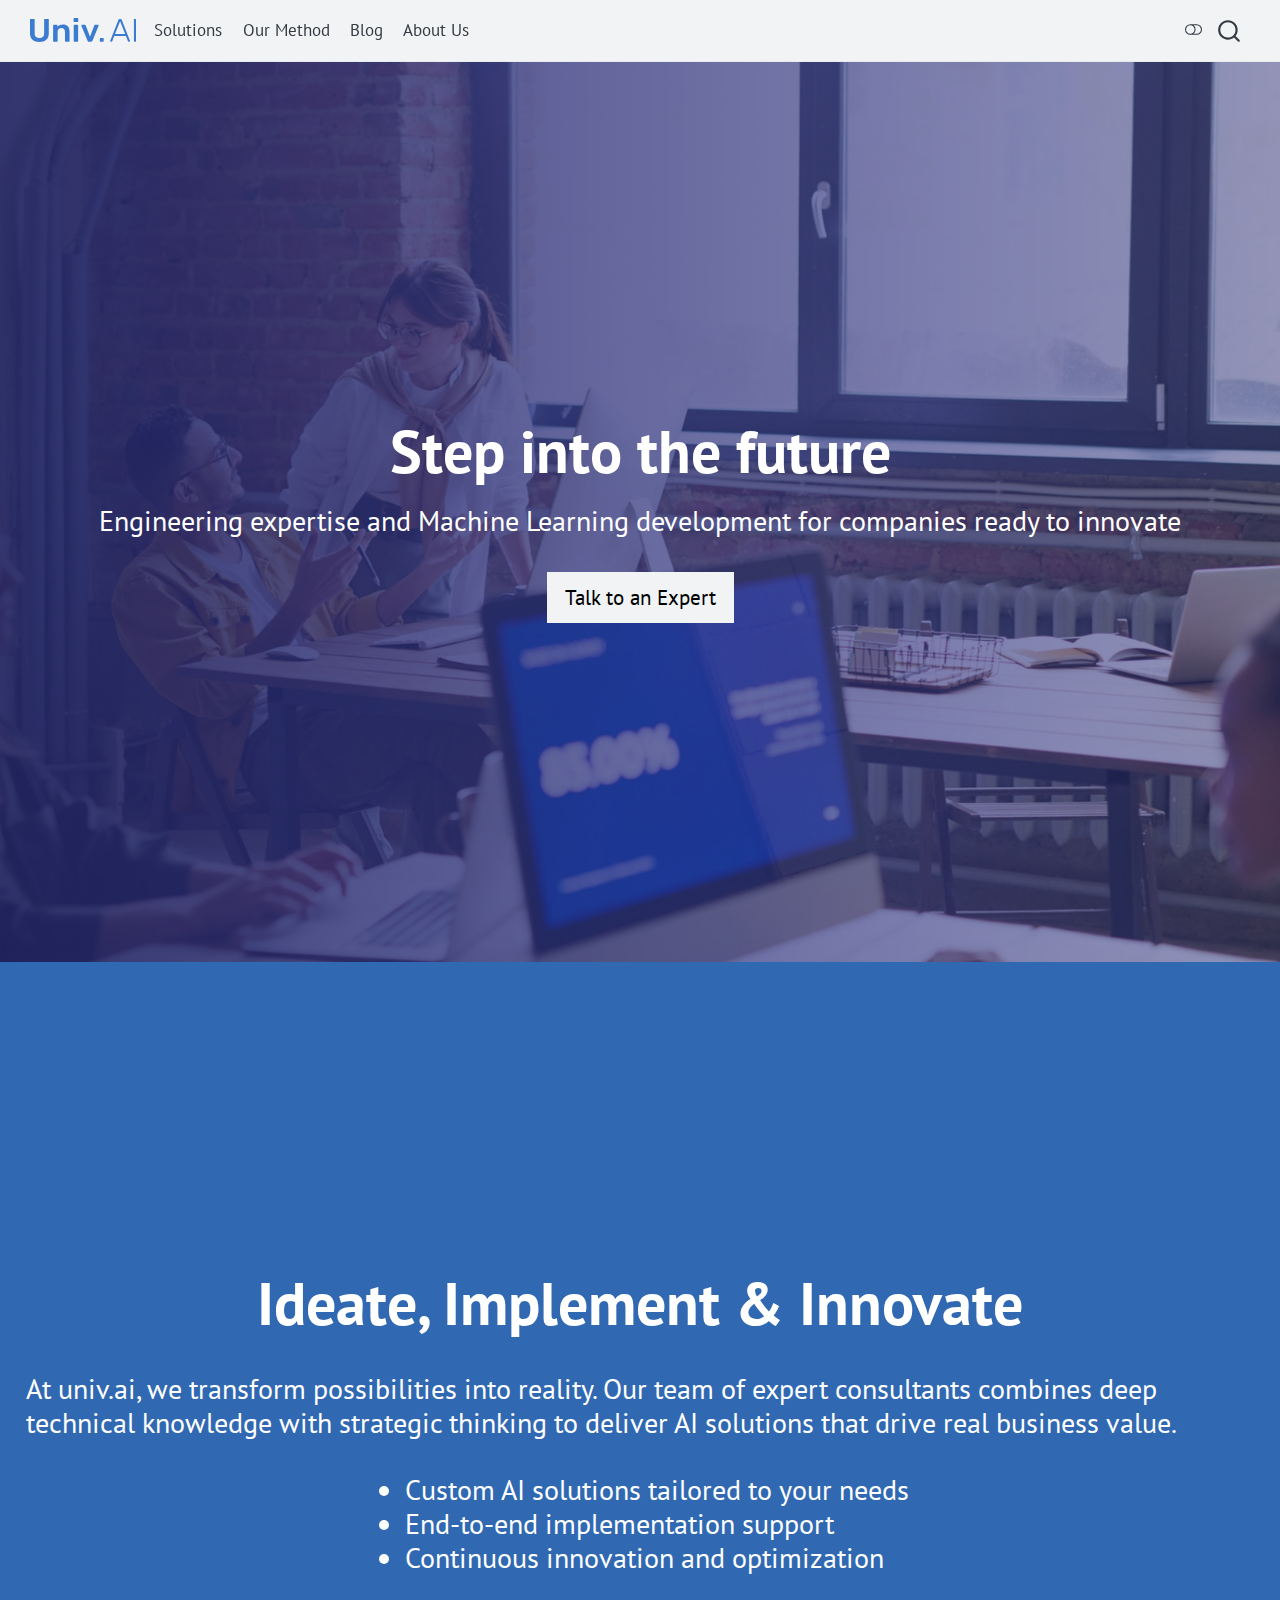
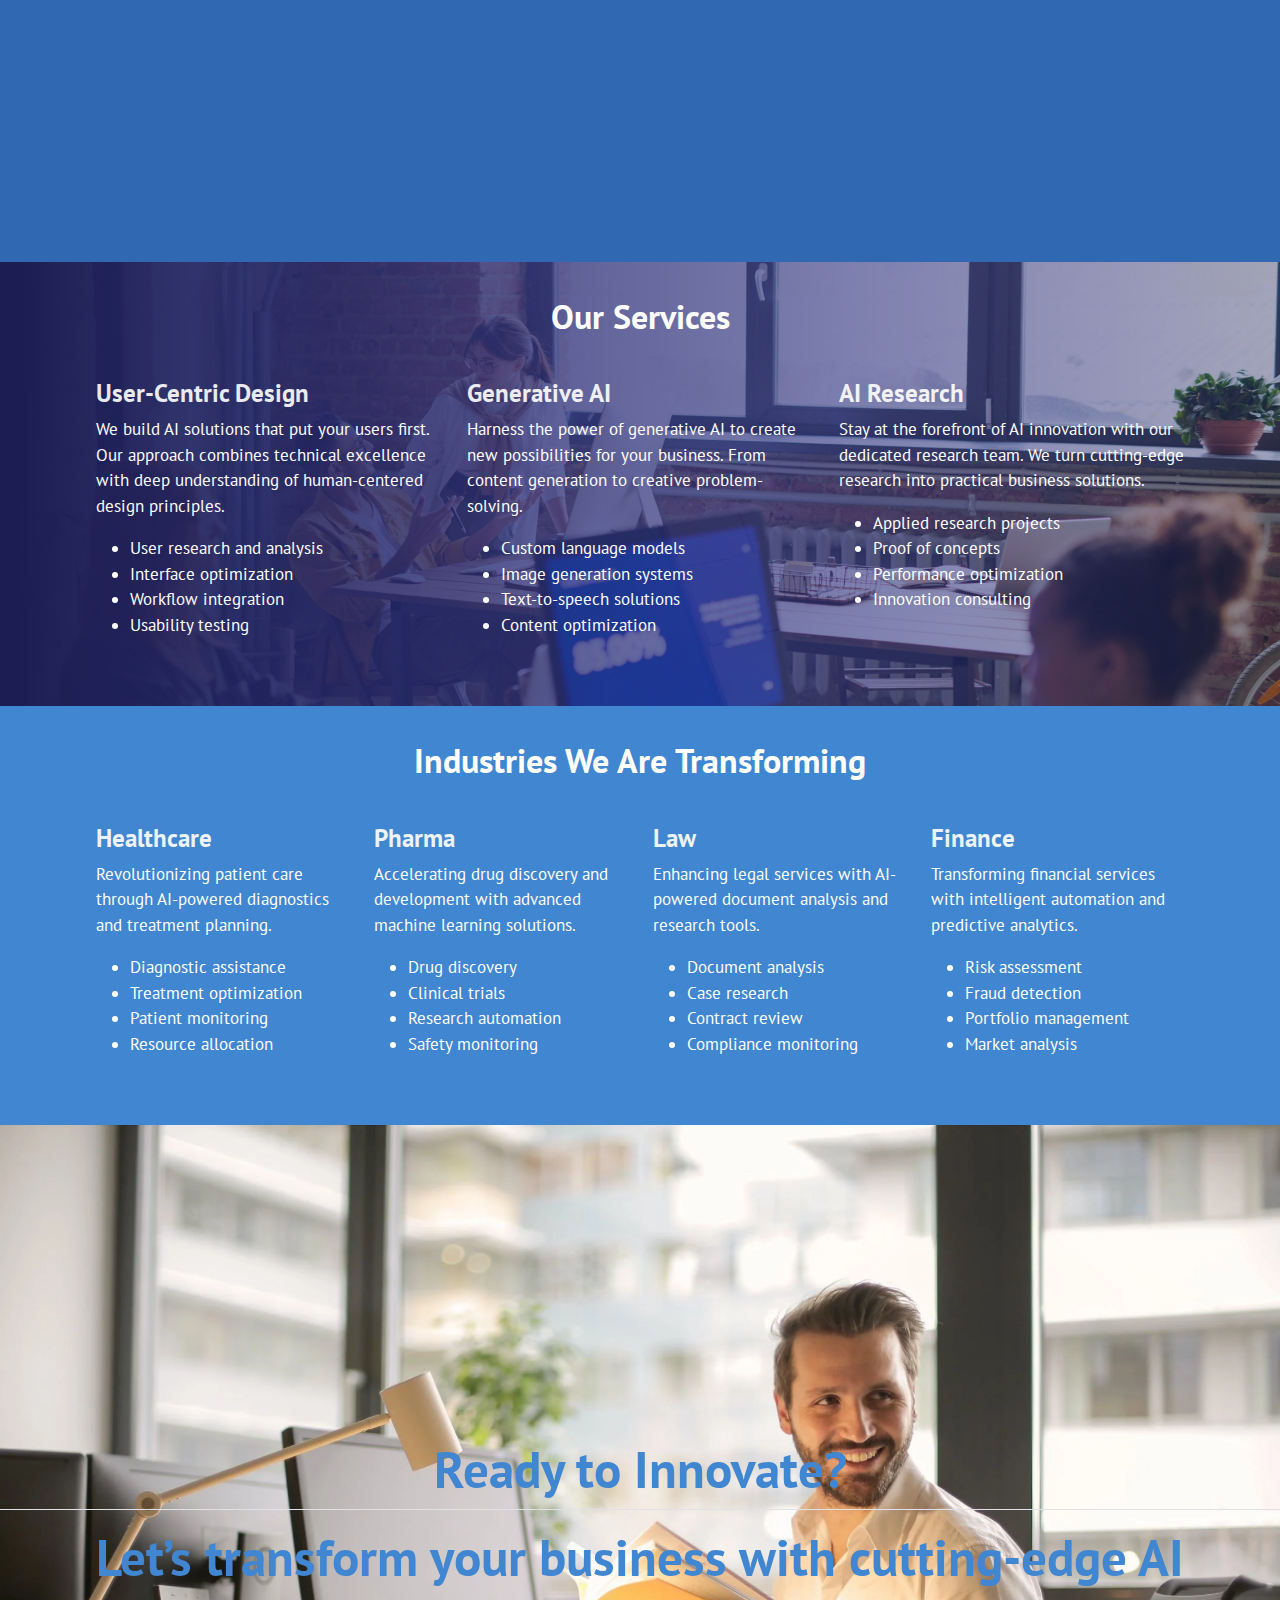
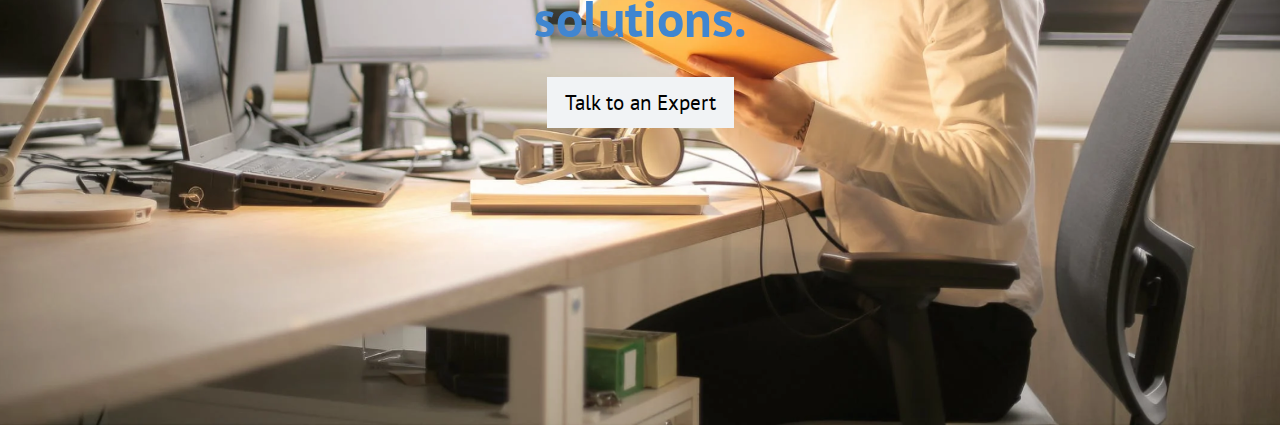
<file: index.html>
<!DOCTYPE html>
<html xmlns="http://www.w3.org/1999/xhtml" lang="en" xml:lang="en"><head>

<meta charset="utf-8">
<meta name="generator" content="quarto-1.6.33">

<meta name="viewport" content="width=device-width, initial-scale=1.0, user-scalable=yes">


<title>index</title>
<style>
code{white-space: pre-wrap;}
span.smallcaps{font-variant: small-caps;}
div.columns{display: flex; gap: min(4vw, 1.5em);}
div.column{flex: auto; overflow-x: auto;}
div.hanging-indent{margin-left: 1.5em; text-indent: -1.5em;}
ul.task-list{list-style: none;}
ul.task-list li input[type="checkbox"] {
  width: 0.8em;
  margin: 0 0.8em 0.2em -1em; /* quarto-specific, see https://github.com/quarto-dev/quarto-cli/issues/4556 */ 
  vertical-align: middle;
}
</style>


<script src="site_libs/quarto-nav/quarto-nav.js"></script>
<script src="site_libs/quarto-nav/headroom.min.js"></script>
<script src="site_libs/clipboard/clipboard.min.js"></script>
<script src="site_libs/quarto-search/autocomplete.umd.js"></script>
<script src="site_libs/quarto-search/fuse.min.js"></script>
<script src="site_libs/quarto-search/quarto-search.js"></script>
<meta name="quarto:offset" content="./">
<script src="site_libs/quarto-html/quarto.js"></script>
<script src="site_libs/quarto-html/popper.min.js"></script>
<script src="site_libs/quarto-html/tippy.umd.min.js"></script>
<script src="site_libs/quarto-html/anchor.min.js"></script>
<link href="site_libs/quarto-html/tippy.css" rel="stylesheet">
<link href="site_libs/quarto-html/quarto-syntax-highlighting-8fbfef52c731e7f4763bb8441ff75696.css" rel="stylesheet" class="quarto-color-scheme" id="quarto-text-highlighting-styles">
<link href="site_libs/quarto-html/quarto-syntax-highlighting-dark-3273b7e1693e5a98c8689a0de0c02b78.css" rel="prefetch" class="quarto-color-scheme quarto-color-alternate" id="quarto-text-highlighting-styles">
<script src="site_libs/bootstrap/bootstrap.min.js"></script>
<link href="site_libs/bootstrap/bootstrap-icons.css" rel="stylesheet">
<link href="site_libs/bootstrap/bootstrap-e0e863929912dceac91b8bb1934a3e6b.min.css" rel="stylesheet" append-hash="true" class="quarto-color-scheme" id="quarto-bootstrap" data-mode="light">
<link href="site_libs/bootstrap/bootstrap-dark-2e1395b23d27e804863c0c2ee5e04254.min.css" rel="prefetch" append-hash="true" class="quarto-color-scheme quarto-color-alternate" id="quarto-bootstrap" data-mode="dark">
<script id="quarto-search-options" type="application/json">{
  "location": "navbar",
  "copy-button": false,
  "collapse-after": 3,
  "panel-placement": "end",
  "type": "overlay",
  "limit": 50,
  "keyboard-shortcut": [
    "f",
    "/",
    "s"
  ],
  "show-item-context": false,
  "language": {
    "search-no-results-text": "No results",
    "search-matching-documents-text": "matching documents",
    "search-copy-link-title": "Copy link to search",
    "search-hide-matches-text": "Hide additional matches",
    "search-more-match-text": "more match in this document",
    "search-more-matches-text": "more matches in this document",
    "search-clear-button-title": "Clear",
    "search-text-placeholder": "",
    "search-detached-cancel-button-title": "Cancel",
    "search-submit-button-title": "Submit",
    "search-label": "Search"
  }
}</script>
<link rel="icon" type="image/svg" href="./assets/favicon.svg">
<script>
  function toggleDarkMode() {
    document.body.classList.toggle('dark');
    // Store preference
    if (document.body.classList.contains('dark')) {
      localStorage.setItem('quarto-color-scheme', 'dark');
    } else {
      localStorage.setItem('quarto-color-scheme', 'light');
    }
  }

  // Check for stored preference
  if (localStorage.getItem('quarto-color-scheme') === 'dark') {
    document.body.classList.add('dark');
  }
</script>
<style>
#intro {
    background-image: url("./assets/Frame+1000006623.png");
    background-size: cover;
    background-position: center;
    background-repeat: no-repeat;
}
#services {
    background-image: url("./assets/Frame+1000006623.png");
    background-size: cover;
    background-position: center;
    background-repeat: no-repeat;
}
#outro {
    background-image: url("./assets/photo-of-man-holding-a-book-927022.png");
    background-size: cover;
    background-position: center;
    background-repeat: no-repeat;
}
</style>


<link rel="stylesheet" href="output.css">
<link rel="stylesheet" href="styles.css">
</head>

<body class="nav-fixed fullcontent">

<div id="quarto-search-results"></div>
  <header id="quarto-header" class="headroom fixed-top">
    <nav class="navbar navbar-expand-lg " data-bs-theme="dark">
      <div class="navbar-container container-fluid">
      <div class="navbar-brand-container mx-auto">
    <a href="./index.html" class="navbar-brand navbar-brand-logo">
    <img src="./assets/bluelogo.svg" alt="" class="navbar-logo">
    </a>
  </div>
            <div id="quarto-search" class="" title="Search"></div>
          <button class="navbar-toggler" type="button" data-bs-toggle="collapse" data-bs-target="#navbarCollapse" aria-controls="navbarCollapse" role="menu" aria-expanded="false" aria-label="Toggle navigation" onclick="if (window.quartoToggleHeadroom) { window.quartoToggleHeadroom(); }">
  <span class="navbar-toggler-icon"></span>
</button>
          <div class="collapse navbar-collapse" id="navbarCollapse">
            <ul class="navbar-nav navbar-nav-scroll me-auto">
  <li class="nav-item">
    <a class="nav-link" href="./verticals.html"> 
<span class="menu-text">Solutions</span></a>
  </li>  
  <li class="nav-item">
    <a class="nav-link" href="./methods.html"> 
<span class="menu-text">Our Method</span></a>
  </li>  
  <li class="nav-item">
    <a class="nav-link" href="./posts.html"> 
<span class="menu-text">Blog</span></a>
  </li>  
  <li class="nav-item">
    <a class="nav-link" href="./about.html"> 
<span class="menu-text">About Us</span></a>
  </li>  
</ul>
          </div> <!-- /navcollapse -->
            <div class="quarto-navbar-tools">
  <a href="" class="quarto-color-scheme-toggle quarto-navigation-tool  px-1" onclick="window.quartoToggleColorScheme(); return false;" title="Toggle dark mode"><i class="bi"></i></a>
</div>
      </div> <!-- /container-fluid -->
    </nav>
</header>
<!-- content -->
<div id="quarto-content" class="quarto-container page-layout-custom page-navbar">
<!-- sidebar -->
<!-- margin-sidebar -->
<!-- main -->




<div id="intro" class="p-0 m-0 bg-primary tw-bg-brand-600 text-white text-center d-flex vh-100 flex-column justify-content-center">
<section id="step-into-the-future" class="level1 display-4 fw-bold">
<h1 class="display-4 fw-bold">Step into the future</h1>
<div class="fs-2 fw-light mt-3 px-4">
<p>Engineering expertise and Machine Learning development for companies ready to innovate</p>
</div>
<p><span class="btn btn-light btn-lg">Talk to an Expert</span></p>
</section>
</div>
<section id="ideate-implement-innovate" class="level1 display-4 fw-bold p-0 m-0 bg-primary tw-bg-brand-400 text-white text-center vh-100 d-flex flex-column justify-content-center">
<h1 class="display-4 fw-bold">Ideate, Implement &amp; Innovate</h1>
<div class="fs-2 fw-light mt-3 px-4 text-start">
<p>At univ.ai, we transform possibilities into reality. Our team of expert consultants combines deep technical knowledge with strategic thinking to deliver AI solutions that drive real business value.</p>
</div>
<div class="fs-2 fw-light mt-3 text-start mx-auto col-lg-8">
<ul>
<li>Custom AI solutions tailored to your needs</li>
<li>End-to-end implementation support</li>
<li>Continuous innovation and optimization</li>
</ul>
</div>
</section>
<div id="services" class="p-0 m-0 pb-5 bg-primary tw-bg-brand-200 text-white text-center d-flex flex-column justify-content-center">
<section id="our-services" class="level1 text-center">
<h1 class="text-center">Our Services</h1>
<div class="container px-4">
<div class="grid">
<section id="user-centric-design" class="level3 g-col-12 g-col-md-4 text-start">
<h3 data-anchor-id="user-centric-design">User-Centric Design</h3>
<p>We build AI solutions that put your users first. Our approach combines technical excellence with deep understanding of human-centered design principles.</p>
<ul>
<li>User research and analysis</li>
<li>Interface optimization</li>
<li>Workflow integration</li>
<li>Usability testing</li>
</ul>
</section>
<section id="generative-ai" class="level3 g-col-12 g-col-md-4 text-start">
<h3 data-anchor-id="generative-ai">Generative AI</h3>
<p>Harness the power of generative AI to create new possibilities for your business. From content generation to creative problem-solving.</p>
<ul>
<li>Custom language models</li>
<li>Image generation systems</li>
<li>Text-to-speech solutions</li>
<li>Content optimization</li>
</ul>
</section>
<section id="ai-research" class="level3 g-col-12 g-col-md-4 text-start">
<h3 data-anchor-id="ai-research">AI Research</h3>
<p>Stay at the forefront of AI innovation with our dedicated research team. We turn cutting-edge research into practical business solutions.</p>
<ul>
<li>Applied research projects</li>
<li>Proof of concepts</li>
<li>Performance optimization</li>
<li>Innovation consulting</li>
</ul>
</section>
</div>
</div>
</section>
</div>
<section id="industries-we-are-transforming" class="level1 text-center p-0 m-0 pb-5 bg-primary tw-bg-brand-300 text-white d-flex flex-column justify-content-center">
<h1 class="text-center">Industries We Are Transforming</h1>
<div class="container px-4">
<div class="grid">
<section id="healthcare" class="level3 g-col-12 g-col-md-3 text-start">
<h3 data-anchor-id="healthcare">Healthcare</h3>
<p>Revolutionizing patient care through AI-powered diagnostics and treatment planning.</p>
<ul>
<li>Diagnostic assistance</li>
<li>Treatment optimization</li>
<li>Patient monitoring</li>
<li>Resource allocation</li>
</ul>
</section>
<section id="pharma" class="level3 g-col-12 g-col-md-3 text-start">
<h3 data-anchor-id="pharma">Pharma</h3>
<p>Accelerating drug discovery and development with advanced machine learning solutions.</p>
<ul>
<li>Drug discovery</li>
<li>Clinical trials</li>
<li>Research automation</li>
<li>Safety monitoring</li>
</ul>
</section>
<section id="law" class="level3 g-col-12 g-col-md-3 text-start">
<h3 data-anchor-id="law">Law</h3>
<p>Enhancing legal services with AI-powered document analysis and research tools.</p>
<ul>
<li>Document analysis</li>
<li>Case research</li>
<li>Contract review</li>
<li>Compliance monitoring</li>
</ul>
</section>
<section id="finance" class="level3 g-col-12 g-col-md-3 text-start">
<h3 data-anchor-id="finance">Finance</h3>
<p>Transforming financial services with intelligent automation and predictive analytics.</p>
<ul>
<li>Risk assessment</li>
<li>Fraud detection</li>
<li>Portfolio management</li>
<li>Market analysis</li>
</ul>
</section>
</div>
</div>
</section>
<div id="outro" class="p-0 m-0 bg-primary tw-bg-brand-600 text-primary text-center vh-100 d-flex flex-column justify-content-center">
<section id="ready-to-innovate" class="level2 display-5 fw-bold">
<h2 class="display-5 fw-bold" data-anchor-id="ready-to-innovate">Ready to Innovate?</h2>
<p>Let’s transform your business with cutting-edge AI solutions.</p>
<p><span class="btn btn-light btn-lg">Talk to an Expert</span></p>
</section>
</div>




<script id="quarto-html-after-body" type="application/javascript">
window.document.addEventListener("DOMContentLoaded", function (event) {
  const toggleBodyColorMode = (bsSheetEl) => {
    const mode = bsSheetEl.getAttribute("data-mode");
    const bodyEl = window.document.querySelector("body");
    if (mode === "dark") {
      bodyEl.classList.add("quarto-dark");
      bodyEl.classList.remove("quarto-light");
    } else {
      bodyEl.classList.add("quarto-light");
      bodyEl.classList.remove("quarto-dark");
    }
  }
  const toggleBodyColorPrimary = () => {
    const bsSheetEl = window.document.querySelector("link#quarto-bootstrap");
    if (bsSheetEl) {
      toggleBodyColorMode(bsSheetEl);
    }
  }
  toggleBodyColorPrimary();  
  const disableStylesheet = (stylesheets) => {
    for (let i=0; i < stylesheets.length; i++) {
      const stylesheet = stylesheets[i];
      stylesheet.rel = 'prefetch';
    }
  }
  const enableStylesheet = (stylesheets) => {
    for (let i=0; i < stylesheets.length; i++) {
      const stylesheet = stylesheets[i];
      stylesheet.rel = 'stylesheet';
    }
  }
  const manageTransitions = (selector, allowTransitions) => {
    const els = window.document.querySelectorAll(selector);
    for (let i=0; i < els.length; i++) {
      const el = els[i];
      if (allowTransitions) {
        el.classList.remove('notransition');
      } else {
        el.classList.add('notransition');
      }
    }
  }
  const toggleGiscusIfUsed = (isAlternate, darkModeDefault) => {
    const baseTheme = document.querySelector('#giscus-base-theme')?.value ?? 'light';
    const alternateTheme = document.querySelector('#giscus-alt-theme')?.value ?? 'dark';
    let newTheme = '';
    if(darkModeDefault) {
      newTheme = isAlternate ? baseTheme : alternateTheme;
    } else {
      newTheme = isAlternate ? alternateTheme : baseTheme;
    }
    const changeGiscusTheme = () => {
      // From: https://github.com/giscus/giscus/issues/336
      const sendMessage = (message) => {
        const iframe = document.querySelector('iframe.giscus-frame');
        if (!iframe) return;
        iframe.contentWindow.postMessage({ giscus: message }, 'https://giscus.app');
      }
      sendMessage({
        setConfig: {
          theme: newTheme
        }
      });
    }
    const isGiscussLoaded = window.document.querySelector('iframe.giscus-frame') !== null;
    if (isGiscussLoaded) {
      changeGiscusTheme();
    }
  }
  const toggleColorMode = (alternate) => {
    // Switch the stylesheets
    const alternateStylesheets = window.document.querySelectorAll('link.quarto-color-scheme.quarto-color-alternate');
    manageTransitions('#quarto-margin-sidebar .nav-link', false);
    if (alternate) {
      enableStylesheet(alternateStylesheets);
      for (const sheetNode of alternateStylesheets) {
        if (sheetNode.id === "quarto-bootstrap") {
          toggleBodyColorMode(sheetNode);
        }
      }
    } else {
      disableStylesheet(alternateStylesheets);
      toggleBodyColorPrimary();
    }
    manageTransitions('#quarto-margin-sidebar .nav-link', true);
    // Switch the toggles
    const toggles = window.document.querySelectorAll('.quarto-color-scheme-toggle');
    for (let i=0; i < toggles.length; i++) {
      const toggle = toggles[i];
      if (toggle) {
        if (alternate) {
          toggle.classList.add("alternate");     
        } else {
          toggle.classList.remove("alternate");
        }
      }
    }
    // Hack to workaround the fact that safari doesn't
    // properly recolor the scrollbar when toggling (#1455)
    if (navigator.userAgent.indexOf('Safari') > 0 && navigator.userAgent.indexOf('Chrome') == -1) {
      manageTransitions("body", false);
      window.scrollTo(0, 1);
      setTimeout(() => {
        window.scrollTo(0, 0);
        manageTransitions("body", true);
      }, 40);  
    }
  }
  const isFileUrl = () => { 
    return window.location.protocol === 'file:';
  }
  const hasAlternateSentinel = () => {  
    let styleSentinel = getColorSchemeSentinel();
    if (styleSentinel !== null) {
      return styleSentinel === "alternate";
    } else {
      return false;
    }
  }
  const setStyleSentinel = (alternate) => {
    const value = alternate ? "alternate" : "default";
    if (!isFileUrl()) {
      window.localStorage.setItem("quarto-color-scheme", value);
    } else {
      localAlternateSentinel = value;
    }
  }
  const getColorSchemeSentinel = () => {
    if (!isFileUrl()) {
      const storageValue = window.localStorage.getItem("quarto-color-scheme");
      return storageValue != null ? storageValue : localAlternateSentinel;
    } else {
      return localAlternateSentinel;
    }
  }
  const darkModeDefault = false;
  let localAlternateSentinel = darkModeDefault ? 'alternate' : 'default';
  // Dark / light mode switch
  window.quartoToggleColorScheme = () => {
    // Read the current dark / light value 
    let toAlternate = !hasAlternateSentinel();
    toggleColorMode(toAlternate);
    setStyleSentinel(toAlternate);
    toggleGiscusIfUsed(toAlternate, darkModeDefault);
  };
  // Ensure there is a toggle, if there isn't float one in the top right
  if (window.document.querySelector('.quarto-color-scheme-toggle') === null) {
    const a = window.document.createElement('a');
    a.classList.add('top-right');
    a.classList.add('quarto-color-scheme-toggle');
    a.href = "";
    a.onclick = function() { try { window.quartoToggleColorScheme(); } catch {} return false; };
    const i = window.document.createElement("i");
    i.classList.add('bi');
    a.appendChild(i);
    window.document.body.appendChild(a);
  }
  // Switch to dark mode if need be
  if (hasAlternateSentinel()) {
    toggleColorMode(true);
  } else {
    toggleColorMode(false);
  }
  const icon = "";
  const anchorJS = new window.AnchorJS();
  anchorJS.options = {
    placement: 'right',
    icon: icon
  };
  anchorJS.add('.anchored');
  const isCodeAnnotation = (el) => {
    for (const clz of el.classList) {
      if (clz.startsWith('code-annotation-')) {                     
        return true;
      }
    }
    return false;
  }
  const onCopySuccess = function(e) {
    // button target
    const button = e.trigger;
    // don't keep focus
    button.blur();
    // flash "checked"
    button.classList.add('code-copy-button-checked');
    var currentTitle = button.getAttribute("title");
    button.setAttribute("title", "Copied!");
    let tooltip;
    if (window.bootstrap) {
      button.setAttribute("data-bs-toggle", "tooltip");
      button.setAttribute("data-bs-placement", "left");
      button.setAttribute("data-bs-title", "Copied!");
      tooltip = new bootstrap.Tooltip(button, 
        { trigger: "manual", 
          customClass: "code-copy-button-tooltip",
          offset: [0, -8]});
      tooltip.show();    
    }
    setTimeout(function() {
      if (tooltip) {
        tooltip.hide();
        button.removeAttribute("data-bs-title");
        button.removeAttribute("data-bs-toggle");
        button.removeAttribute("data-bs-placement");
      }
      button.setAttribute("title", currentTitle);
      button.classList.remove('code-copy-button-checked');
    }, 1000);
    // clear code selection
    e.clearSelection();
  }
  const getTextToCopy = function(trigger) {
      const codeEl = trigger.previousElementSibling.cloneNode(true);
      for (const childEl of codeEl.children) {
        if (isCodeAnnotation(childEl)) {
          childEl.remove();
        }
      }
      return codeEl.innerText;
  }
  const clipboard = new window.ClipboardJS('.code-copy-button:not([data-in-quarto-modal])', {
    text: getTextToCopy
  });
  clipboard.on('success', onCopySuccess);
  if (window.document.getElementById('quarto-embedded-source-code-modal')) {
    // For code content inside modals, clipBoardJS needs to be initialized with a container option
    // TODO: Check when it could be a function (https://github.com/zenorocha/clipboard.js/issues/860)
    const clipboardModal = new window.ClipboardJS('.code-copy-button[data-in-quarto-modal]', {
      text: getTextToCopy,
      container: window.document.getElementById('quarto-embedded-source-code-modal')
    });
    clipboardModal.on('success', onCopySuccess);
  }
    var localhostRegex = new RegExp(/^(?:http|https):\/\/localhost\:?[0-9]*\//);
    var mailtoRegex = new RegExp(/^mailto:/);
      var filterRegex = new RegExp('/' + window.location.host + '/');
    var isInternal = (href) => {
        return filterRegex.test(href) || localhostRegex.test(href) || mailtoRegex.test(href);
    }
    // Inspect non-navigation links and adorn them if external
 	var links = window.document.querySelectorAll('a[href]:not(.nav-link):not(.navbar-brand):not(.toc-action):not(.sidebar-link):not(.sidebar-item-toggle):not(.pagination-link):not(.no-external):not([aria-hidden]):not(.dropdown-item):not(.quarto-navigation-tool):not(.about-link)');
    for (var i=0; i<links.length; i++) {
      const link = links[i];
      if (!isInternal(link.href)) {
        // undo the damage that might have been done by quarto-nav.js in the case of
        // links that we want to consider external
        if (link.dataset.originalHref !== undefined) {
          link.href = link.dataset.originalHref;
        }
      }
    }
  function tippyHover(el, contentFn, onTriggerFn, onUntriggerFn) {
    const config = {
      allowHTML: true,
      maxWidth: 500,
      delay: 100,
      arrow: false,
      appendTo: function(el) {
          return el.parentElement;
      },
      interactive: true,
      interactiveBorder: 10,
      theme: 'quarto',
      placement: 'bottom-start',
    };
    if (contentFn) {
      config.content = contentFn;
    }
    if (onTriggerFn) {
      config.onTrigger = onTriggerFn;
    }
    if (onUntriggerFn) {
      config.onUntrigger = onUntriggerFn;
    }
    window.tippy(el, config); 
  }
  const noterefs = window.document.querySelectorAll('a[role="doc-noteref"]');
  for (var i=0; i<noterefs.length; i++) {
    const ref = noterefs[i];
    tippyHover(ref, function() {
      // use id or data attribute instead here
      let href = ref.getAttribute('data-footnote-href') || ref.getAttribute('href');
      try { href = new URL(href).hash; } catch {}
      const id = href.replace(/^#\/?/, "");
      const note = window.document.getElementById(id);
      if (note) {
        return note.innerHTML;
      } else {
        return "";
      }
    });
  }
  const xrefs = window.document.querySelectorAll('a.quarto-xref');
  const processXRef = (id, note) => {
    // Strip column container classes
    const stripColumnClz = (el) => {
      el.classList.remove("page-full", "page-columns");
      if (el.children) {
        for (const child of el.children) {
          stripColumnClz(child);
        }
      }
    }
    stripColumnClz(note)
    if (id === null || id.startsWith('sec-')) {
      // Special case sections, only their first couple elements
      const container = document.createElement("div");
      if (note.children && note.children.length > 2) {
        container.appendChild(note.children[0].cloneNode(true));
        for (let i = 1; i < note.children.length; i++) {
          const child = note.children[i];
          if (child.tagName === "P" && child.innerText === "") {
            continue;
          } else {
            container.appendChild(child.cloneNode(true));
            break;
          }
        }
        if (window.Quarto?.typesetMath) {
          window.Quarto.typesetMath(container);
        }
        return container.innerHTML
      } else {
        if (window.Quarto?.typesetMath) {
          window.Quarto.typesetMath(note);
        }
        return note.innerHTML;
      }
    } else {
      // Remove any anchor links if they are present
      const anchorLink = note.querySelector('a.anchorjs-link');
      if (anchorLink) {
        anchorLink.remove();
      }
      if (window.Quarto?.typesetMath) {
        window.Quarto.typesetMath(note);
      }
      // TODO in 1.5, we should make sure this works without a callout special case
      if (note.classList.contains("callout")) {
        return note.outerHTML;
      } else {
        return note.innerHTML;
      }
    }
  }
  for (var i=0; i<xrefs.length; i++) {
    const xref = xrefs[i];
    tippyHover(xref, undefined, function(instance) {
      instance.disable();
      let url = xref.getAttribute('href');
      let hash = undefined; 
      if (url.startsWith('#')) {
        hash = url;
      } else {
        try { hash = new URL(url).hash; } catch {}
      }
      if (hash) {
        const id = hash.replace(/^#\/?/, "");
        const note = window.document.getElementById(id);
        if (note !== null) {
          try {
            const html = processXRef(id, note.cloneNode(true));
            instance.setContent(html);
          } finally {
            instance.enable();
            instance.show();
          }
        } else {
          // See if we can fetch this
          fetch(url.split('#')[0])
          .then(res => res.text())
          .then(html => {
            const parser = new DOMParser();
            const htmlDoc = parser.parseFromString(html, "text/html");
            const note = htmlDoc.getElementById(id);
            if (note !== null) {
              const html = processXRef(id, note);
              instance.setContent(html);
            } 
          }).finally(() => {
            instance.enable();
            instance.show();
          });
        }
      } else {
        // See if we can fetch a full url (with no hash to target)
        // This is a special case and we should probably do some content thinning / targeting
        fetch(url)
        .then(res => res.text())
        .then(html => {
          const parser = new DOMParser();
          const htmlDoc = parser.parseFromString(html, "text/html");
          const note = htmlDoc.querySelector('main.content');
          if (note !== null) {
            // This should only happen for chapter cross references
            // (since there is no id in the URL)
            // remove the first header
            if (note.children.length > 0 && note.children[0].tagName === "HEADER") {
              note.children[0].remove();
            }
            const html = processXRef(null, note);
            instance.setContent(html);
          } 
        }).finally(() => {
          instance.enable();
          instance.show();
        });
      }
    }, function(instance) {
    });
  }
      let selectedAnnoteEl;
      const selectorForAnnotation = ( cell, annotation) => {
        let cellAttr = 'data-code-cell="' + cell + '"';
        let lineAttr = 'data-code-annotation="' +  annotation + '"';
        const selector = 'span[' + cellAttr + '][' + lineAttr + ']';
        return selector;
      }
      const selectCodeLines = (annoteEl) => {
        const doc = window.document;
        const targetCell = annoteEl.getAttribute("data-target-cell");
        const targetAnnotation = annoteEl.getAttribute("data-target-annotation");
        const annoteSpan = window.document.querySelector(selectorForAnnotation(targetCell, targetAnnotation));
        const lines = annoteSpan.getAttribute("data-code-lines").split(",");
        const lineIds = lines.map((line) => {
          return targetCell + "-" + line;
        })
        let top = null;
        let height = null;
        let parent = null;
        if (lineIds.length > 0) {
            //compute the position of the single el (top and bottom and make a div)
            const el = window.document.getElementById(lineIds[0]);
            top = el.offsetTop;
            height = el.offsetHeight;
            parent = el.parentElement.parentElement;
          if (lineIds.length > 1) {
            const lastEl = window.document.getElementById(lineIds[lineIds.length - 1]);
            const bottom = lastEl.offsetTop + lastEl.offsetHeight;
            height = bottom - top;
          }
          if (top !== null && height !== null && parent !== null) {
            // cook up a div (if necessary) and position it 
            let div = window.document.getElementById("code-annotation-line-highlight");
            if (div === null) {
              div = window.document.createElement("div");
              div.setAttribute("id", "code-annotation-line-highlight");
              div.style.position = 'absolute';
              parent.appendChild(div);
            }
            div.style.top = top - 2 + "px";
            div.style.height = height + 4 + "px";
            div.style.left = 0;
            let gutterDiv = window.document.getElementById("code-annotation-line-highlight-gutter");
            if (gutterDiv === null) {
              gutterDiv = window.document.createElement("div");
              gutterDiv.setAttribute("id", "code-annotation-line-highlight-gutter");
              gutterDiv.style.position = 'absolute';
              const codeCell = window.document.getElementById(targetCell);
              const gutter = codeCell.querySelector('.code-annotation-gutter');
              gutter.appendChild(gutterDiv);
            }
            gutterDiv.style.top = top - 2 + "px";
            gutterDiv.style.height = height + 4 + "px";
          }
          selectedAnnoteEl = annoteEl;
        }
      };
      const unselectCodeLines = () => {
        const elementsIds = ["code-annotation-line-highlight", "code-annotation-line-highlight-gutter"];
        elementsIds.forEach((elId) => {
          const div = window.document.getElementById(elId);
          if (div) {
            div.remove();
          }
        });
        selectedAnnoteEl = undefined;
      };
        // Handle positioning of the toggle
    window.addEventListener(
      "resize",
      throttle(() => {
        elRect = undefined;
        if (selectedAnnoteEl) {
          selectCodeLines(selectedAnnoteEl);
        }
      }, 10)
    );
    function throttle(fn, ms) {
    let throttle = false;
    let timer;
      return (...args) => {
        if(!throttle) { // first call gets through
            fn.apply(this, args);
            throttle = true;
        } else { // all the others get throttled
            if(timer) clearTimeout(timer); // cancel #2
            timer = setTimeout(() => {
              fn.apply(this, args);
              timer = throttle = false;
            }, ms);
        }
      };
    }
      // Attach click handler to the DT
      const annoteDls = window.document.querySelectorAll('dt[data-target-cell]');
      for (const annoteDlNode of annoteDls) {
        annoteDlNode.addEventListener('click', (event) => {
          const clickedEl = event.target;
          if (clickedEl !== selectedAnnoteEl) {
            unselectCodeLines();
            const activeEl = window.document.querySelector('dt[data-target-cell].code-annotation-active');
            if (activeEl) {
              activeEl.classList.remove('code-annotation-active');
            }
            selectCodeLines(clickedEl);
            clickedEl.classList.add('code-annotation-active');
          } else {
            // Unselect the line
            unselectCodeLines();
            clickedEl.classList.remove('code-annotation-active');
          }
        });
      }
  const findCites = (el) => {
    const parentEl = el.parentElement;
    if (parentEl) {
      const cites = parentEl.dataset.cites;
      if (cites) {
        return {
          el,
          cites: cites.split(' ')
        };
      } else {
        return findCites(el.parentElement)
      }
    } else {
      return undefined;
    }
  };
  var bibliorefs = window.document.querySelectorAll('a[role="doc-biblioref"]');
  for (var i=0; i<bibliorefs.length; i++) {
    const ref = bibliorefs[i];
    const citeInfo = findCites(ref);
    if (citeInfo) {
      tippyHover(citeInfo.el, function() {
        var popup = window.document.createElement('div');
        citeInfo.cites.forEach(function(cite) {
          var citeDiv = window.document.createElement('div');
          citeDiv.classList.add('hanging-indent');
          citeDiv.classList.add('csl-entry');
          var biblioDiv = window.document.getElementById('ref-' + cite);
          if (biblioDiv) {
            citeDiv.innerHTML = biblioDiv.innerHTML;
          }
          popup.appendChild(citeDiv);
        });
        return popup.innerHTML;
      });
    }
  }
});
</script>
</div> <!-- /content -->




</body></html>
</file>
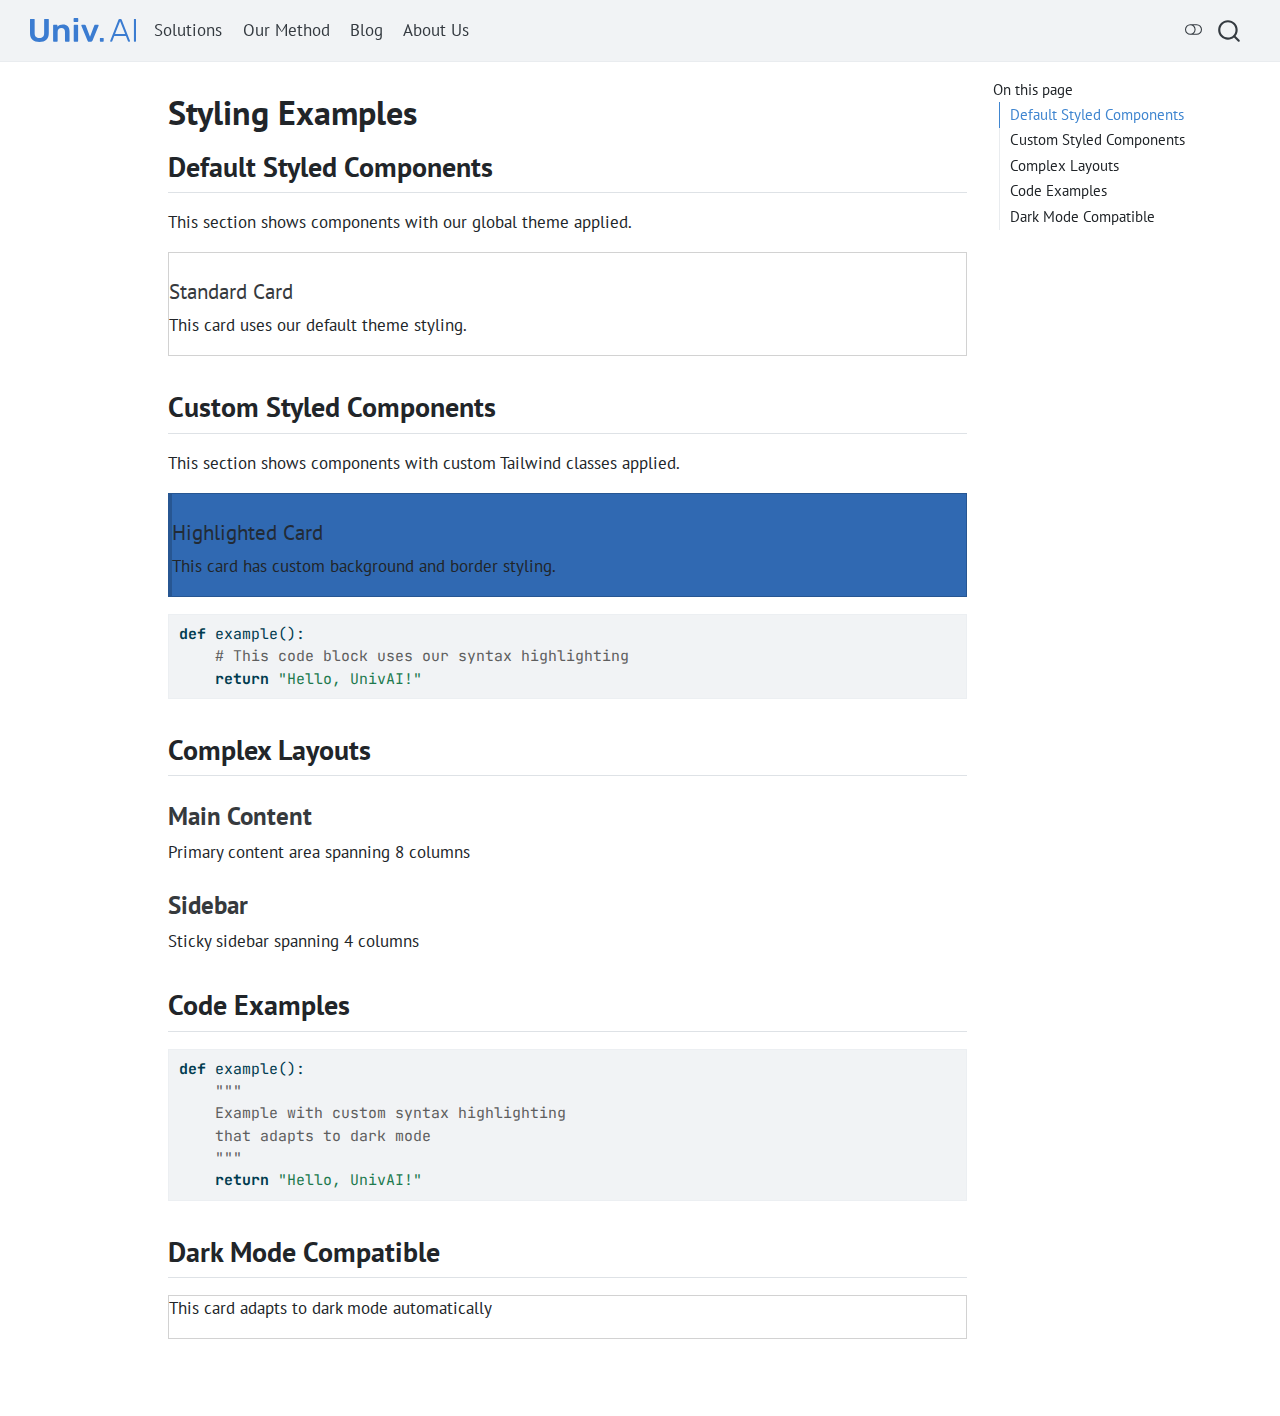
<file: example.html>
<!DOCTYPE html>
<html xmlns="http://www.w3.org/1999/xhtml" lang="en" xml:lang="en"><head>

<meta charset="utf-8">
<meta name="generator" content="quarto-1.6.33">

<meta name="viewport" content="width=device-width, initial-scale=1.0, user-scalable=yes">


<title>Styling Examples</title>
<style>
code{white-space: pre-wrap;}
span.smallcaps{font-variant: small-caps;}
div.columns{display: flex; gap: min(4vw, 1.5em);}
div.column{flex: auto; overflow-x: auto;}
div.hanging-indent{margin-left: 1.5em; text-indent: -1.5em;}
ul.task-list{list-style: none;}
ul.task-list li input[type="checkbox"] {
  width: 0.8em;
  margin: 0 0.8em 0.2em -1em; /* quarto-specific, see https://github.com/quarto-dev/quarto-cli/issues/4556 */ 
  vertical-align: middle;
}
/* CSS for syntax highlighting */
pre > code.sourceCode { white-space: pre; position: relative; }
pre > code.sourceCode > span { line-height: 1.25; }
pre > code.sourceCode > span:empty { height: 1.2em; }
.sourceCode { overflow: visible; }
code.sourceCode > span { color: inherit; text-decoration: inherit; }
div.sourceCode { margin: 1em 0; }
pre.sourceCode { margin: 0; }
@media screen {
div.sourceCode { overflow: auto; }
}
@media print {
pre > code.sourceCode { white-space: pre-wrap; }
pre > code.sourceCode > span { display: inline-block; text-indent: -5em; padding-left: 5em; }
}
pre.numberSource code
  { counter-reset: source-line 0; }
pre.numberSource code > span
  { position: relative; left: -4em; counter-increment: source-line; }
pre.numberSource code > span > a:first-child::before
  { content: counter(source-line);
    position: relative; left: -1em; text-align: right; vertical-align: baseline;
    border: none; display: inline-block;
    -webkit-touch-callout: none; -webkit-user-select: none;
    -khtml-user-select: none; -moz-user-select: none;
    -ms-user-select: none; user-select: none;
    padding: 0 4px; width: 4em;
  }
pre.numberSource { margin-left: 3em;  padding-left: 4px; }
div.sourceCode
  {   }
@media screen {
pre > code.sourceCode > span > a:first-child::before { text-decoration: underline; }
}
</style>


<script src="site_libs/quarto-nav/quarto-nav.js"></script>
<script src="site_libs/quarto-nav/headroom.min.js"></script>
<script src="site_libs/clipboard/clipboard.min.js"></script>
<script src="site_libs/quarto-search/autocomplete.umd.js"></script>
<script src="site_libs/quarto-search/fuse.min.js"></script>
<script src="site_libs/quarto-search/quarto-search.js"></script>
<meta name="quarto:offset" content="./">
<script src="site_libs/quarto-html/quarto.js"></script>
<script src="site_libs/quarto-html/popper.min.js"></script>
<script src="site_libs/quarto-html/tippy.umd.min.js"></script>
<script src="site_libs/quarto-html/anchor.min.js"></script>
<link href="site_libs/quarto-html/tippy.css" rel="stylesheet">
<link href="site_libs/quarto-html/quarto-syntax-highlighting-8fbfef52c731e7f4763bb8441ff75696.css" rel="stylesheet" class="quarto-color-scheme" id="quarto-text-highlighting-styles">
<link href="site_libs/quarto-html/quarto-syntax-highlighting-dark-3273b7e1693e5a98c8689a0de0c02b78.css" rel="prefetch" class="quarto-color-scheme quarto-color-alternate" id="quarto-text-highlighting-styles">
<script src="site_libs/bootstrap/bootstrap.min.js"></script>
<link href="site_libs/bootstrap/bootstrap-icons.css" rel="stylesheet">
<link href="site_libs/bootstrap/bootstrap-e0e863929912dceac91b8bb1934a3e6b.min.css" rel="stylesheet" append-hash="true" class="quarto-color-scheme" id="quarto-bootstrap" data-mode="light">
<link href="site_libs/bootstrap/bootstrap-dark-2e1395b23d27e804863c0c2ee5e04254.min.css" rel="prefetch" append-hash="true" class="quarto-color-scheme quarto-color-alternate" id="quarto-bootstrap" data-mode="dark">
<script id="quarto-search-options" type="application/json">{
  "location": "navbar",
  "copy-button": false,
  "collapse-after": 3,
  "panel-placement": "end",
  "type": "overlay",
  "limit": 50,
  "keyboard-shortcut": [
    "f",
    "/",
    "s"
  ],
  "show-item-context": false,
  "language": {
    "search-no-results-text": "No results",
    "search-matching-documents-text": "matching documents",
    "search-copy-link-title": "Copy link to search",
    "search-hide-matches-text": "Hide additional matches",
    "search-more-match-text": "more match in this document",
    "search-more-matches-text": "more matches in this document",
    "search-clear-button-title": "Clear",
    "search-text-placeholder": "",
    "search-detached-cancel-button-title": "Cancel",
    "search-submit-button-title": "Submit",
    "search-label": "Search"
  }
}</script>
<link rel="icon" type="image/svg" href="./assets/favicon.svg">
<script>
  function toggleDarkMode() {
    document.body.classList.toggle('dark');
    // Store preference
    if (document.body.classList.contains('dark')) {
      localStorage.setItem('quarto-color-scheme', 'dark');
    } else {
      localStorage.setItem('quarto-color-scheme', 'light');
    }
  }

  // Check for stored preference
  if (localStorage.getItem('quarto-color-scheme') === 'dark') {
    document.body.classList.add('dark');
  }
</script>


<link rel="stylesheet" href="output.css">
<link rel="stylesheet" href="styles.css">
</head>

<body class="nav-fixed">

<div id="quarto-search-results"></div>
  <header id="quarto-header" class="headroom fixed-top">
    <nav class="navbar navbar-expand-lg " data-bs-theme="dark">
      <div class="navbar-container container-fluid">
      <div class="navbar-brand-container mx-auto">
    <a href="./index.html" class="navbar-brand navbar-brand-logo">
    <img src="./assets/bluelogo.svg" alt="" class="navbar-logo">
    </a>
  </div>
            <div id="quarto-search" class="" title="Search"></div>
          <button class="navbar-toggler" type="button" data-bs-toggle="collapse" data-bs-target="#navbarCollapse" aria-controls="navbarCollapse" role="menu" aria-expanded="false" aria-label="Toggle navigation" onclick="if (window.quartoToggleHeadroom) { window.quartoToggleHeadroom(); }">
  <span class="navbar-toggler-icon"></span>
</button>
          <div class="collapse navbar-collapse" id="navbarCollapse">
            <ul class="navbar-nav navbar-nav-scroll me-auto">
  <li class="nav-item">
    <a class="nav-link" href="./verticals.html"> 
<span class="menu-text">Solutions</span></a>
  </li>  
  <li class="nav-item">
    <a class="nav-link" href="./methods.html"> 
<span class="menu-text">Our Method</span></a>
  </li>  
  <li class="nav-item">
    <a class="nav-link" href="./posts.html"> 
<span class="menu-text">Blog</span></a>
  </li>  
  <li class="nav-item">
    <a class="nav-link" href="./about.html"> 
<span class="menu-text">About Us</span></a>
  </li>  
</ul>
          </div> <!-- /navcollapse -->
            <div class="quarto-navbar-tools">
  <a href="" class="quarto-color-scheme-toggle quarto-navigation-tool  px-1" onclick="window.quartoToggleColorScheme(); return false;" title="Toggle dark mode"><i class="bi"></i></a>
</div>
      </div> <!-- /container-fluid -->
    </nav>
</header>
<!-- content -->
<div id="quarto-content" class="quarto-container page-columns page-rows-contents page-layout-article page-navbar">
<!-- sidebar -->
<!-- margin-sidebar -->
    <div id="quarto-margin-sidebar" class="sidebar margin-sidebar">
        <nav id="TOC" role="doc-toc" class="toc-active">
    <h2 id="toc-title">On this page</h2>
   
  <ul>
  <li><a href="#default-styled-components" id="toc-default-styled-components" class="nav-link active" data-scroll-target="#default-styled-components">Default Styled Components</a></li>
  <li><a href="#custom-styled-components" id="toc-custom-styled-components" class="nav-link" data-scroll-target="#custom-styled-components">Custom Styled Components</a></li>
  <li><a href="#complex-layouts" id="toc-complex-layouts" class="nav-link" data-scroll-target="#complex-layouts">Complex Layouts</a></li>
  <li><a href="#code-examples" id="toc-code-examples" class="nav-link" data-scroll-target="#code-examples">Code Examples</a></li>
  <li><a href="#dark-mode-compatible" id="toc-dark-mode-compatible" class="nav-link" data-scroll-target="#dark-mode-compatible">Dark Mode Compatible</a></li>
  </ul>
</nav>
    </div>
<!-- main -->
<main class="content" id="quarto-document-content">

<header id="title-block-header" class="quarto-title-block default">
<div class="quarto-title">
<h1 class="title">Styling Examples</h1>
</div>



<div class="quarto-title-meta">

    
  
    
  </div>
  


</header>


<section id="default-styled-components" class="level2">
<h2 class="anchored" data-anchor-id="default-styled-components">Default Styled Components</h2>
<p>This section shows components with our global theme applied.</p>
<section id="standard-card" class="level4 card" title="Hello">
<h4 class="anchored" data-anchor-id="standard-card">Standard Card</h4>
<p>This card uses our default theme styling.</p>
</section>
</section>
<section id="custom-styled-components" class="level2">
<h2 class="anchored" data-anchor-id="custom-styled-components">Custom Styled Components</h2>
<p>This section shows components with custom Tailwind classes applied.</p>
<section id="highlighted-card" class="level4 card tw-bg-brand-400 tw-border-brand-800 tw-border-l-4" title="KKK">
<h4 class="anchored" data-anchor-id="highlighted-card">Highlighted Card</h4>
<p>This card has custom background and border styling.</p>
</section>
<div class="sourceCode" id="cb1"><pre class="sourceCode python code-with-copy"><code class="sourceCode python"><span id="cb1-1"><a href="#cb1-1" aria-hidden="true" tabindex="-1"></a><span class="kw">def</span> example():</span>
<span id="cb1-2"><a href="#cb1-2" aria-hidden="true" tabindex="-1"></a>    <span class="co"># This code block uses our syntax highlighting</span></span>
<span id="cb1-3"><a href="#cb1-3" aria-hidden="true" tabindex="-1"></a>    <span class="cf">return</span> <span class="st">"Hello, UnivAI!"</span></span></code><button title="Copy to Clipboard" class="code-copy-button"><i class="bi"></i></button></pre></div>
</section>
<section id="complex-layouts" class="level2">
<h2 class="anchored" data-anchor-id="complex-layouts">Complex Layouts</h2>
<div class="dashboard-grid">
<section id="main-content" class="level3 span-8">
<h3 class="anchored" data-anchor-id="main-content">Main Content</h3>
<p>Primary content area spanning 8 columns</p>
</section>
<section id="sidebar" class="level3 span-4">
<h3 class="anchored" data-anchor-id="sidebar">Sidebar</h3>
<p>Sticky sidebar spanning 4 columns</p>
</section>
</div>
</section>
<section id="code-examples" class="level2">
<h2 class="anchored" data-anchor-id="code-examples">Code Examples</h2>
<div class="sourceCode" id="cb2"><pre class="sourceCode python code-with-copy"><code class="sourceCode python"><span id="cb2-1"><a href="#cb2-1" aria-hidden="true" tabindex="-1"></a><span class="kw">def</span> example():</span>
<span id="cb2-2"><a href="#cb2-2" aria-hidden="true" tabindex="-1"></a>    <span class="co">"""</span></span>
<span id="cb2-3"><a href="#cb2-3" aria-hidden="true" tabindex="-1"></a><span class="co">    Example with custom syntax highlighting</span></span>
<span id="cb2-4"><a href="#cb2-4" aria-hidden="true" tabindex="-1"></a><span class="co">    that adapts to dark mode</span></span>
<span id="cb2-5"><a href="#cb2-5" aria-hidden="true" tabindex="-1"></a><span class="co">    """</span></span>
<span id="cb2-6"><a href="#cb2-6" aria-hidden="true" tabindex="-1"></a>    <span class="cf">return</span> <span class="st">"Hello, UnivAI!"</span></span></code><button title="Copy to Clipboard" class="code-copy-button"><i class="bi"></i></button></pre></div>
</section>
<section id="dark-mode-compatible" class="level2">
<h2 class="anchored" data-anchor-id="dark-mode-compatible">Dark Mode Compatible</h2>
<div class="card dark:tw-bg-gray-800 dark:tw-text-white">
<p>This card adapts to dark mode automatically</p>
</div>


</section>

</main> <!-- /main -->
<script id="quarto-html-after-body" type="application/javascript">
window.document.addEventListener("DOMContentLoaded", function (event) {
  const toggleBodyColorMode = (bsSheetEl) => {
    const mode = bsSheetEl.getAttribute("data-mode");
    const bodyEl = window.document.querySelector("body");
    if (mode === "dark") {
      bodyEl.classList.add("quarto-dark");
      bodyEl.classList.remove("quarto-light");
    } else {
      bodyEl.classList.add("quarto-light");
      bodyEl.classList.remove("quarto-dark");
    }
  }
  const toggleBodyColorPrimary = () => {
    const bsSheetEl = window.document.querySelector("link#quarto-bootstrap");
    if (bsSheetEl) {
      toggleBodyColorMode(bsSheetEl);
    }
  }
  toggleBodyColorPrimary();  
  const disableStylesheet = (stylesheets) => {
    for (let i=0; i < stylesheets.length; i++) {
      const stylesheet = stylesheets[i];
      stylesheet.rel = 'prefetch';
    }
  }
  const enableStylesheet = (stylesheets) => {
    for (let i=0; i < stylesheets.length; i++) {
      const stylesheet = stylesheets[i];
      stylesheet.rel = 'stylesheet';
    }
  }
  const manageTransitions = (selector, allowTransitions) => {
    const els = window.document.querySelectorAll(selector);
    for (let i=0; i < els.length; i++) {
      const el = els[i];
      if (allowTransitions) {
        el.classList.remove('notransition');
      } else {
        el.classList.add('notransition');
      }
    }
  }
  const toggleGiscusIfUsed = (isAlternate, darkModeDefault) => {
    const baseTheme = document.querySelector('#giscus-base-theme')?.value ?? 'light';
    const alternateTheme = document.querySelector('#giscus-alt-theme')?.value ?? 'dark';
    let newTheme = '';
    if(darkModeDefault) {
      newTheme = isAlternate ? baseTheme : alternateTheme;
    } else {
      newTheme = isAlternate ? alternateTheme : baseTheme;
    }
    const changeGiscusTheme = () => {
      // From: https://github.com/giscus/giscus/issues/336
      const sendMessage = (message) => {
        const iframe = document.querySelector('iframe.giscus-frame');
        if (!iframe) return;
        iframe.contentWindow.postMessage({ giscus: message }, 'https://giscus.app');
      }
      sendMessage({
        setConfig: {
          theme: newTheme
        }
      });
    }
    const isGiscussLoaded = window.document.querySelector('iframe.giscus-frame') !== null;
    if (isGiscussLoaded) {
      changeGiscusTheme();
    }
  }
  const toggleColorMode = (alternate) => {
    // Switch the stylesheets
    const alternateStylesheets = window.document.querySelectorAll('link.quarto-color-scheme.quarto-color-alternate');
    manageTransitions('#quarto-margin-sidebar .nav-link', false);
    if (alternate) {
      enableStylesheet(alternateStylesheets);
      for (const sheetNode of alternateStylesheets) {
        if (sheetNode.id === "quarto-bootstrap") {
          toggleBodyColorMode(sheetNode);
        }
      }
    } else {
      disableStylesheet(alternateStylesheets);
      toggleBodyColorPrimary();
    }
    manageTransitions('#quarto-margin-sidebar .nav-link', true);
    // Switch the toggles
    const toggles = window.document.querySelectorAll('.quarto-color-scheme-toggle');
    for (let i=0; i < toggles.length; i++) {
      const toggle = toggles[i];
      if (toggle) {
        if (alternate) {
          toggle.classList.add("alternate");     
        } else {
          toggle.classList.remove("alternate");
        }
      }
    }
    // Hack to workaround the fact that safari doesn't
    // properly recolor the scrollbar when toggling (#1455)
    if (navigator.userAgent.indexOf('Safari') > 0 && navigator.userAgent.indexOf('Chrome') == -1) {
      manageTransitions("body", false);
      window.scrollTo(0, 1);
      setTimeout(() => {
        window.scrollTo(0, 0);
        manageTransitions("body", true);
      }, 40);  
    }
  }
  const isFileUrl = () => { 
    return window.location.protocol === 'file:';
  }
  const hasAlternateSentinel = () => {  
    let styleSentinel = getColorSchemeSentinel();
    if (styleSentinel !== null) {
      return styleSentinel === "alternate";
    } else {
      return false;
    }
  }
  const setStyleSentinel = (alternate) => {
    const value = alternate ? "alternate" : "default";
    if (!isFileUrl()) {
      window.localStorage.setItem("quarto-color-scheme", value);
    } else {
      localAlternateSentinel = value;
    }
  }
  const getColorSchemeSentinel = () => {
    if (!isFileUrl()) {
      const storageValue = window.localStorage.getItem("quarto-color-scheme");
      return storageValue != null ? storageValue : localAlternateSentinel;
    } else {
      return localAlternateSentinel;
    }
  }
  const darkModeDefault = false;
  let localAlternateSentinel = darkModeDefault ? 'alternate' : 'default';
  // Dark / light mode switch
  window.quartoToggleColorScheme = () => {
    // Read the current dark / light value 
    let toAlternate = !hasAlternateSentinel();
    toggleColorMode(toAlternate);
    setStyleSentinel(toAlternate);
    toggleGiscusIfUsed(toAlternate, darkModeDefault);
  };
  // Ensure there is a toggle, if there isn't float one in the top right
  if (window.document.querySelector('.quarto-color-scheme-toggle') === null) {
    const a = window.document.createElement('a');
    a.classList.add('top-right');
    a.classList.add('quarto-color-scheme-toggle');
    a.href = "";
    a.onclick = function() { try { window.quartoToggleColorScheme(); } catch {} return false; };
    const i = window.document.createElement("i");
    i.classList.add('bi');
    a.appendChild(i);
    window.document.body.appendChild(a);
  }
  // Switch to dark mode if need be
  if (hasAlternateSentinel()) {
    toggleColorMode(true);
  } else {
    toggleColorMode(false);
  }
  const icon = "";
  const anchorJS = new window.AnchorJS();
  anchorJS.options = {
    placement: 'right',
    icon: icon
  };
  anchorJS.add('.anchored');
  const isCodeAnnotation = (el) => {
    for (const clz of el.classList) {
      if (clz.startsWith('code-annotation-')) {                     
        return true;
      }
    }
    return false;
  }
  const onCopySuccess = function(e) {
    // button target
    const button = e.trigger;
    // don't keep focus
    button.blur();
    // flash "checked"
    button.classList.add('code-copy-button-checked');
    var currentTitle = button.getAttribute("title");
    button.setAttribute("title", "Copied!");
    let tooltip;
    if (window.bootstrap) {
      button.setAttribute("data-bs-toggle", "tooltip");
      button.setAttribute("data-bs-placement", "left");
      button.setAttribute("data-bs-title", "Copied!");
      tooltip = new bootstrap.Tooltip(button, 
        { trigger: "manual", 
          customClass: "code-copy-button-tooltip",
          offset: [0, -8]});
      tooltip.show();    
    }
    setTimeout(function() {
      if (tooltip) {
        tooltip.hide();
        button.removeAttribute("data-bs-title");
        button.removeAttribute("data-bs-toggle");
        button.removeAttribute("data-bs-placement");
      }
      button.setAttribute("title", currentTitle);
      button.classList.remove('code-copy-button-checked');
    }, 1000);
    // clear code selection
    e.clearSelection();
  }
  const getTextToCopy = function(trigger) {
      const codeEl = trigger.previousElementSibling.cloneNode(true);
      for (const childEl of codeEl.children) {
        if (isCodeAnnotation(childEl)) {
          childEl.remove();
        }
      }
      return codeEl.innerText;
  }
  const clipboard = new window.ClipboardJS('.code-copy-button:not([data-in-quarto-modal])', {
    text: getTextToCopy
  });
  clipboard.on('success', onCopySuccess);
  if (window.document.getElementById('quarto-embedded-source-code-modal')) {
    // For code content inside modals, clipBoardJS needs to be initialized with a container option
    // TODO: Check when it could be a function (https://github.com/zenorocha/clipboard.js/issues/860)
    const clipboardModal = new window.ClipboardJS('.code-copy-button[data-in-quarto-modal]', {
      text: getTextToCopy,
      container: window.document.getElementById('quarto-embedded-source-code-modal')
    });
    clipboardModal.on('success', onCopySuccess);
  }
    var localhostRegex = new RegExp(/^(?:http|https):\/\/localhost\:?[0-9]*\//);
    var mailtoRegex = new RegExp(/^mailto:/);
      var filterRegex = new RegExp('/' + window.location.host + '/');
    var isInternal = (href) => {
        return filterRegex.test(href) || localhostRegex.test(href) || mailtoRegex.test(href);
    }
    // Inspect non-navigation links and adorn them if external
 	var links = window.document.querySelectorAll('a[href]:not(.nav-link):not(.navbar-brand):not(.toc-action):not(.sidebar-link):not(.sidebar-item-toggle):not(.pagination-link):not(.no-external):not([aria-hidden]):not(.dropdown-item):not(.quarto-navigation-tool):not(.about-link)');
    for (var i=0; i<links.length; i++) {
      const link = links[i];
      if (!isInternal(link.href)) {
        // undo the damage that might have been done by quarto-nav.js in the case of
        // links that we want to consider external
        if (link.dataset.originalHref !== undefined) {
          link.href = link.dataset.originalHref;
        }
      }
    }
  function tippyHover(el, contentFn, onTriggerFn, onUntriggerFn) {
    const config = {
      allowHTML: true,
      maxWidth: 500,
      delay: 100,
      arrow: false,
      appendTo: function(el) {
          return el.parentElement;
      },
      interactive: true,
      interactiveBorder: 10,
      theme: 'quarto',
      placement: 'bottom-start',
    };
    if (contentFn) {
      config.content = contentFn;
    }
    if (onTriggerFn) {
      config.onTrigger = onTriggerFn;
    }
    if (onUntriggerFn) {
      config.onUntrigger = onUntriggerFn;
    }
    window.tippy(el, config); 
  }
  const noterefs = window.document.querySelectorAll('a[role="doc-noteref"]');
  for (var i=0; i<noterefs.length; i++) {
    const ref = noterefs[i];
    tippyHover(ref, function() {
      // use id or data attribute instead here
      let href = ref.getAttribute('data-footnote-href') || ref.getAttribute('href');
      try { href = new URL(href).hash; } catch {}
      const id = href.replace(/^#\/?/, "");
      const note = window.document.getElementById(id);
      if (note) {
        return note.innerHTML;
      } else {
        return "";
      }
    });
  }
  const xrefs = window.document.querySelectorAll('a.quarto-xref');
  const processXRef = (id, note) => {
    // Strip column container classes
    const stripColumnClz = (el) => {
      el.classList.remove("page-full", "page-columns");
      if (el.children) {
        for (const child of el.children) {
          stripColumnClz(child);
        }
      }
    }
    stripColumnClz(note)
    if (id === null || id.startsWith('sec-')) {
      // Special case sections, only their first couple elements
      const container = document.createElement("div");
      if (note.children && note.children.length > 2) {
        container.appendChild(note.children[0].cloneNode(true));
        for (let i = 1; i < note.children.length; i++) {
          const child = note.children[i];
          if (child.tagName === "P" && child.innerText === "") {
            continue;
          } else {
            container.appendChild(child.cloneNode(true));
            break;
          }
        }
        if (window.Quarto?.typesetMath) {
          window.Quarto.typesetMath(container);
        }
        return container.innerHTML
      } else {
        if (window.Quarto?.typesetMath) {
          window.Quarto.typesetMath(note);
        }
        return note.innerHTML;
      }
    } else {
      // Remove any anchor links if they are present
      const anchorLink = note.querySelector('a.anchorjs-link');
      if (anchorLink) {
        anchorLink.remove();
      }
      if (window.Quarto?.typesetMath) {
        window.Quarto.typesetMath(note);
      }
      // TODO in 1.5, we should make sure this works without a callout special case
      if (note.classList.contains("callout")) {
        return note.outerHTML;
      } else {
        return note.innerHTML;
      }
    }
  }
  for (var i=0; i<xrefs.length; i++) {
    const xref = xrefs[i];
    tippyHover(xref, undefined, function(instance) {
      instance.disable();
      let url = xref.getAttribute('href');
      let hash = undefined; 
      if (url.startsWith('#')) {
        hash = url;
      } else {
        try { hash = new URL(url).hash; } catch {}
      }
      if (hash) {
        const id = hash.replace(/^#\/?/, "");
        const note = window.document.getElementById(id);
        if (note !== null) {
          try {
            const html = processXRef(id, note.cloneNode(true));
            instance.setContent(html);
          } finally {
            instance.enable();
            instance.show();
          }
        } else {
          // See if we can fetch this
          fetch(url.split('#')[0])
          .then(res => res.text())
          .then(html => {
            const parser = new DOMParser();
            const htmlDoc = parser.parseFromString(html, "text/html");
            const note = htmlDoc.getElementById(id);
            if (note !== null) {
              const html = processXRef(id, note);
              instance.setContent(html);
            } 
          }).finally(() => {
            instance.enable();
            instance.show();
          });
        }
      } else {
        // See if we can fetch a full url (with no hash to target)
        // This is a special case and we should probably do some content thinning / targeting
        fetch(url)
        .then(res => res.text())
        .then(html => {
          const parser = new DOMParser();
          const htmlDoc = parser.parseFromString(html, "text/html");
          const note = htmlDoc.querySelector('main.content');
          if (note !== null) {
            // This should only happen for chapter cross references
            // (since there is no id in the URL)
            // remove the first header
            if (note.children.length > 0 && note.children[0].tagName === "HEADER") {
              note.children[0].remove();
            }
            const html = processXRef(null, note);
            instance.setContent(html);
          } 
        }).finally(() => {
          instance.enable();
          instance.show();
        });
      }
    }, function(instance) {
    });
  }
      let selectedAnnoteEl;
      const selectorForAnnotation = ( cell, annotation) => {
        let cellAttr = 'data-code-cell="' + cell + '"';
        let lineAttr = 'data-code-annotation="' +  annotation + '"';
        const selector = 'span[' + cellAttr + '][' + lineAttr + ']';
        return selector;
      }
      const selectCodeLines = (annoteEl) => {
        const doc = window.document;
        const targetCell = annoteEl.getAttribute("data-target-cell");
        const targetAnnotation = annoteEl.getAttribute("data-target-annotation");
        const annoteSpan = window.document.querySelector(selectorForAnnotation(targetCell, targetAnnotation));
        const lines = annoteSpan.getAttribute("data-code-lines").split(",");
        const lineIds = lines.map((line) => {
          return targetCell + "-" + line;
        })
        let top = null;
        let height = null;
        let parent = null;
        if (lineIds.length > 0) {
            //compute the position of the single el (top and bottom and make a div)
            const el = window.document.getElementById(lineIds[0]);
            top = el.offsetTop;
            height = el.offsetHeight;
            parent = el.parentElement.parentElement;
          if (lineIds.length > 1) {
            const lastEl = window.document.getElementById(lineIds[lineIds.length - 1]);
            const bottom = lastEl.offsetTop + lastEl.offsetHeight;
            height = bottom - top;
          }
          if (top !== null && height !== null && parent !== null) {
            // cook up a div (if necessary) and position it 
            let div = window.document.getElementById("code-annotation-line-highlight");
            if (div === null) {
              div = window.document.createElement("div");
              div.setAttribute("id", "code-annotation-line-highlight");
              div.style.position = 'absolute';
              parent.appendChild(div);
            }
            div.style.top = top - 2 + "px";
            div.style.height = height + 4 + "px";
            div.style.left = 0;
            let gutterDiv = window.document.getElementById("code-annotation-line-highlight-gutter");
            if (gutterDiv === null) {
              gutterDiv = window.document.createElement("div");
              gutterDiv.setAttribute("id", "code-annotation-line-highlight-gutter");
              gutterDiv.style.position = 'absolute';
              const codeCell = window.document.getElementById(targetCell);
              const gutter = codeCell.querySelector('.code-annotation-gutter');
              gutter.appendChild(gutterDiv);
            }
            gutterDiv.style.top = top - 2 + "px";
            gutterDiv.style.height = height + 4 + "px";
          }
          selectedAnnoteEl = annoteEl;
        }
      };
      const unselectCodeLines = () => {
        const elementsIds = ["code-annotation-line-highlight", "code-annotation-line-highlight-gutter"];
        elementsIds.forEach((elId) => {
          const div = window.document.getElementById(elId);
          if (div) {
            div.remove();
          }
        });
        selectedAnnoteEl = undefined;
      };
        // Handle positioning of the toggle
    window.addEventListener(
      "resize",
      throttle(() => {
        elRect = undefined;
        if (selectedAnnoteEl) {
          selectCodeLines(selectedAnnoteEl);
        }
      }, 10)
    );
    function throttle(fn, ms) {
    let throttle = false;
    let timer;
      return (...args) => {
        if(!throttle) { // first call gets through
            fn.apply(this, args);
            throttle = true;
        } else { // all the others get throttled
            if(timer) clearTimeout(timer); // cancel #2
            timer = setTimeout(() => {
              fn.apply(this, args);
              timer = throttle = false;
            }, ms);
        }
      };
    }
      // Attach click handler to the DT
      const annoteDls = window.document.querySelectorAll('dt[data-target-cell]');
      for (const annoteDlNode of annoteDls) {
        annoteDlNode.addEventListener('click', (event) => {
          const clickedEl = event.target;
          if (clickedEl !== selectedAnnoteEl) {
            unselectCodeLines();
            const activeEl = window.document.querySelector('dt[data-target-cell].code-annotation-active');
            if (activeEl) {
              activeEl.classList.remove('code-annotation-active');
            }
            selectCodeLines(clickedEl);
            clickedEl.classList.add('code-annotation-active');
          } else {
            // Unselect the line
            unselectCodeLines();
            clickedEl.classList.remove('code-annotation-active');
          }
        });
      }
  const findCites = (el) => {
    const parentEl = el.parentElement;
    if (parentEl) {
      const cites = parentEl.dataset.cites;
      if (cites) {
        return {
          el,
          cites: cites.split(' ')
        };
      } else {
        return findCites(el.parentElement)
      }
    } else {
      return undefined;
    }
  };
  var bibliorefs = window.document.querySelectorAll('a[role="doc-biblioref"]');
  for (var i=0; i<bibliorefs.length; i++) {
    const ref = bibliorefs[i];
    const citeInfo = findCites(ref);
    if (citeInfo) {
      tippyHover(citeInfo.el, function() {
        var popup = window.document.createElement('div');
        citeInfo.cites.forEach(function(cite) {
          var citeDiv = window.document.createElement('div');
          citeDiv.classList.add('hanging-indent');
          citeDiv.classList.add('csl-entry');
          var biblioDiv = window.document.getElementById('ref-' + cite);
          if (biblioDiv) {
            citeDiv.innerHTML = biblioDiv.innerHTML;
          }
          popup.appendChild(citeDiv);
        });
        return popup.innerHTML;
      });
    }
  }
});
</script>
</div> <!-- /content -->




</body></html>
</file>
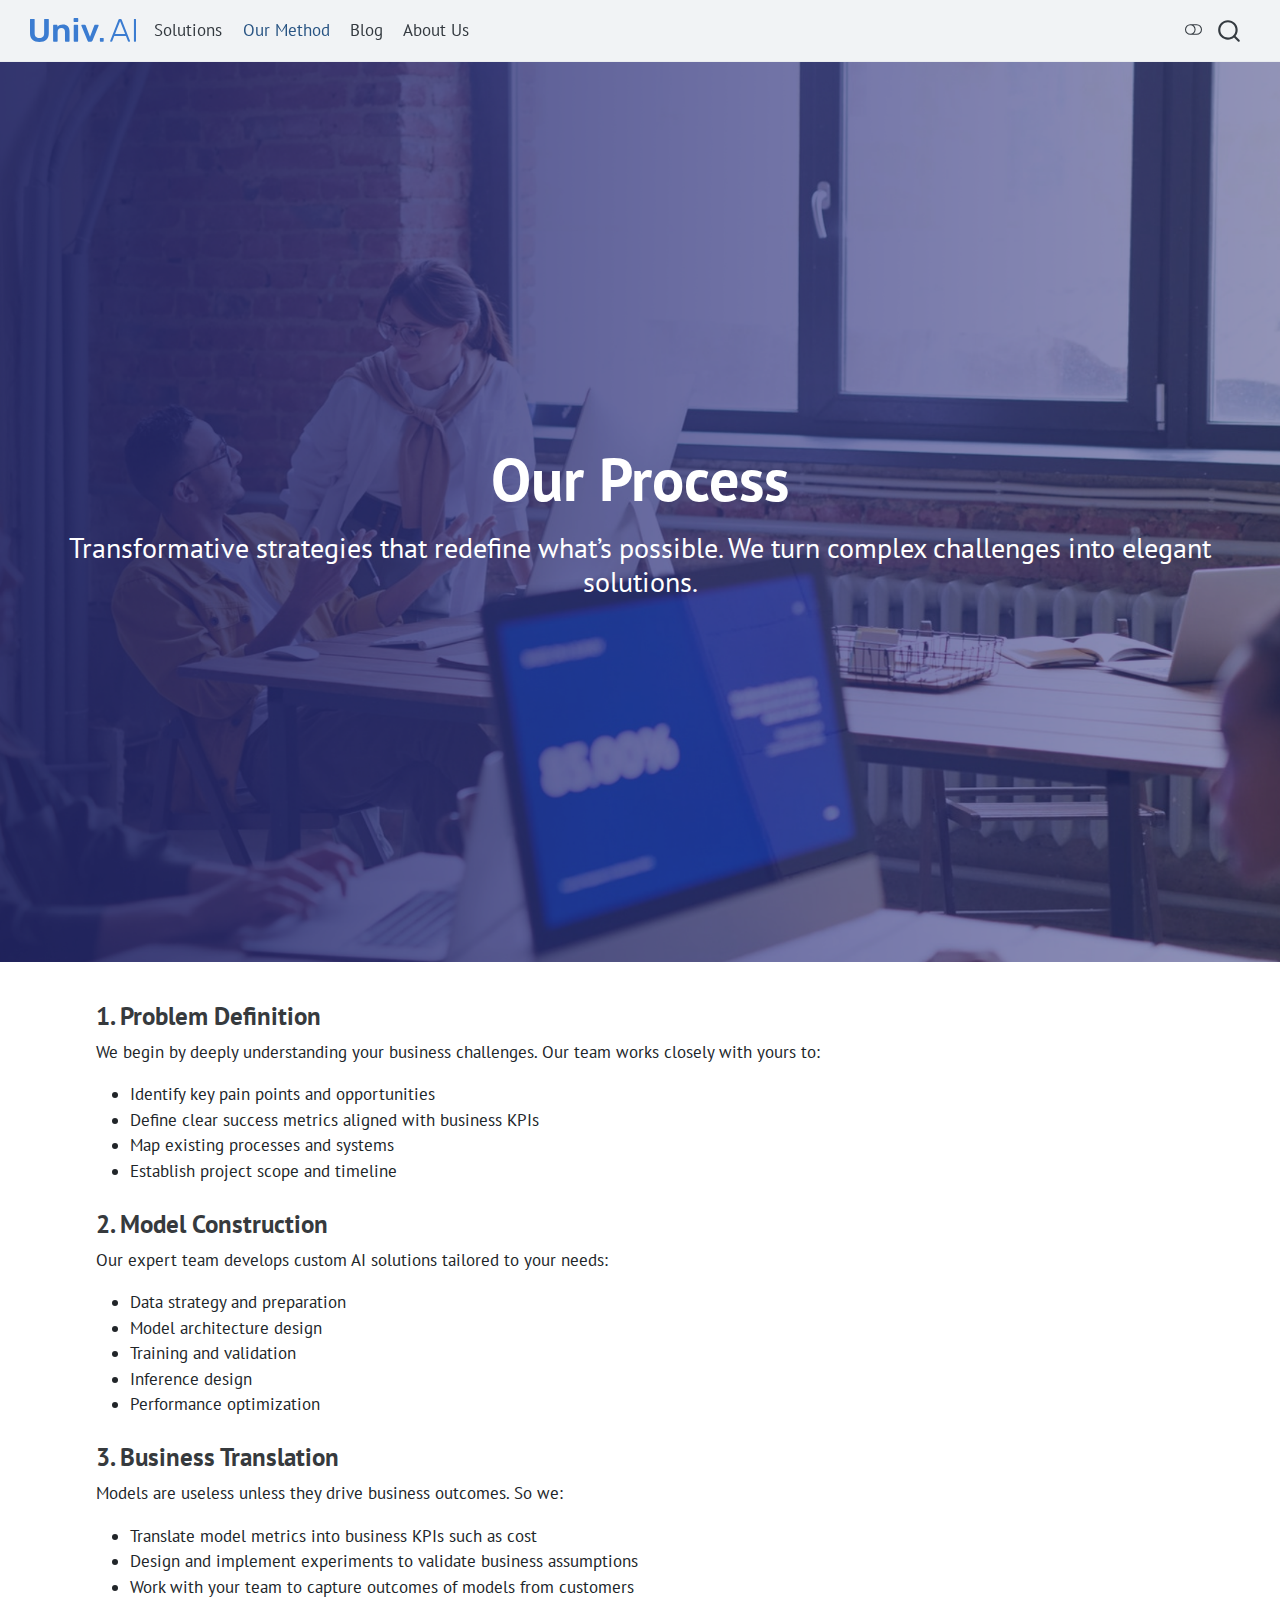
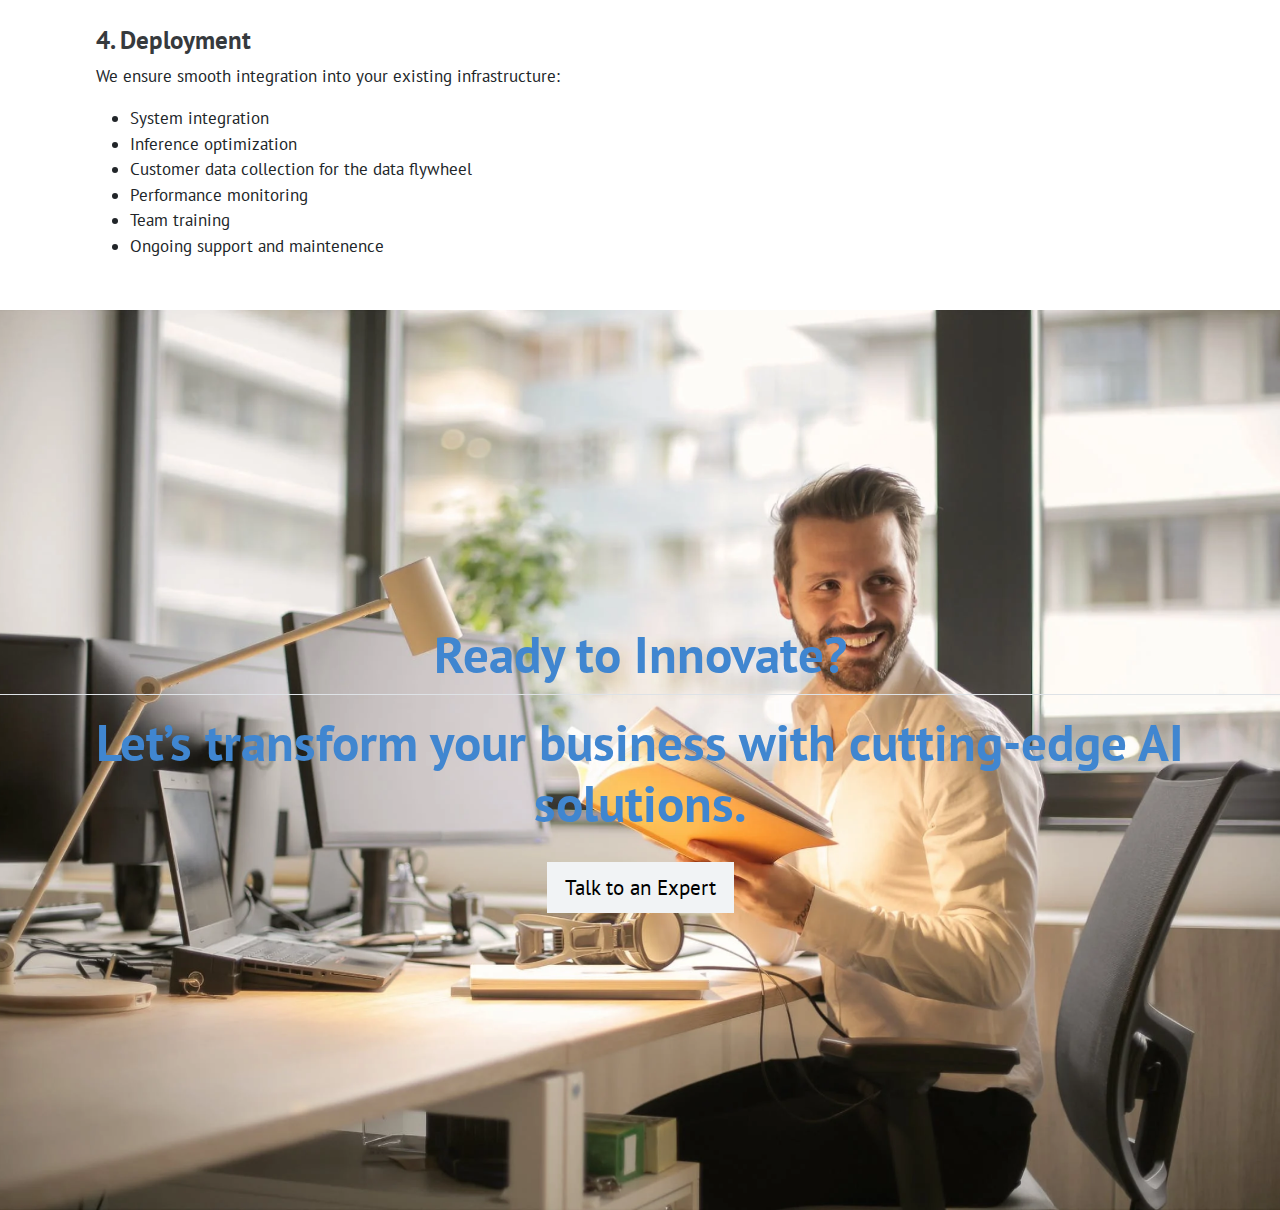
<file: methods.html>
<!DOCTYPE html>
<html xmlns="http://www.w3.org/1999/xhtml" lang="en" xml:lang="en"><head>

<meta charset="utf-8">
<meta name="generator" content="quarto-1.6.33">

<meta name="viewport" content="width=device-width, initial-scale=1.0, user-scalable=yes">


<title>methods</title>
<style>
code{white-space: pre-wrap;}
span.smallcaps{font-variant: small-caps;}
div.columns{display: flex; gap: min(4vw, 1.5em);}
div.column{flex: auto; overflow-x: auto;}
div.hanging-indent{margin-left: 1.5em; text-indent: -1.5em;}
ul.task-list{list-style: none;}
ul.task-list li input[type="checkbox"] {
  width: 0.8em;
  margin: 0 0.8em 0.2em -1em; /* quarto-specific, see https://github.com/quarto-dev/quarto-cli/issues/4556 */ 
  vertical-align: middle;
}
</style>


<script src="site_libs/quarto-nav/quarto-nav.js"></script>
<script src="site_libs/quarto-nav/headroom.min.js"></script>
<script src="site_libs/clipboard/clipboard.min.js"></script>
<script src="site_libs/quarto-search/autocomplete.umd.js"></script>
<script src="site_libs/quarto-search/fuse.min.js"></script>
<script src="site_libs/quarto-search/quarto-search.js"></script>
<meta name="quarto:offset" content="./">
<script src="site_libs/quarto-html/quarto.js"></script>
<script src="site_libs/quarto-html/popper.min.js"></script>
<script src="site_libs/quarto-html/tippy.umd.min.js"></script>
<script src="site_libs/quarto-html/anchor.min.js"></script>
<link href="site_libs/quarto-html/tippy.css" rel="stylesheet">
<link href="site_libs/quarto-html/quarto-syntax-highlighting-8fbfef52c731e7f4763bb8441ff75696.css" rel="stylesheet" class="quarto-color-scheme" id="quarto-text-highlighting-styles">
<link href="site_libs/quarto-html/quarto-syntax-highlighting-dark-3273b7e1693e5a98c8689a0de0c02b78.css" rel="prefetch" class="quarto-color-scheme quarto-color-alternate" id="quarto-text-highlighting-styles">
<script src="site_libs/bootstrap/bootstrap.min.js"></script>
<link href="site_libs/bootstrap/bootstrap-icons.css" rel="stylesheet">
<link href="site_libs/bootstrap/bootstrap-e0e863929912dceac91b8bb1934a3e6b.min.css" rel="stylesheet" append-hash="true" class="quarto-color-scheme" id="quarto-bootstrap" data-mode="light">
<link href="site_libs/bootstrap/bootstrap-dark-2e1395b23d27e804863c0c2ee5e04254.min.css" rel="prefetch" append-hash="true" class="quarto-color-scheme quarto-color-alternate" id="quarto-bootstrap" data-mode="dark">
<script id="quarto-search-options" type="application/json">{
  "location": "navbar",
  "copy-button": false,
  "collapse-after": 3,
  "panel-placement": "end",
  "type": "overlay",
  "limit": 50,
  "keyboard-shortcut": [
    "f",
    "/",
    "s"
  ],
  "show-item-context": false,
  "language": {
    "search-no-results-text": "No results",
    "search-matching-documents-text": "matching documents",
    "search-copy-link-title": "Copy link to search",
    "search-hide-matches-text": "Hide additional matches",
    "search-more-match-text": "more match in this document",
    "search-more-matches-text": "more matches in this document",
    "search-clear-button-title": "Clear",
    "search-text-placeholder": "",
    "search-detached-cancel-button-title": "Cancel",
    "search-submit-button-title": "Submit",
    "search-label": "Search"
  }
}</script>
<link rel="icon" type="image/svg" href="./assets/favicon.svg">
<script>
  function toggleDarkMode() {
    document.body.classList.toggle('dark');
    // Store preference
    if (document.body.classList.contains('dark')) {
      localStorage.setItem('quarto-color-scheme', 'dark');
    } else {
      localStorage.setItem('quarto-color-scheme', 'light');
    }
  }

  // Check for stored preference
  if (localStorage.getItem('quarto-color-scheme') === 'dark') {
    document.body.classList.add('dark');
  }
</script>
<style>
#intro {
    background-image: url("./assets/Frame+1000006623.png");
    background-size: cover;
    background-position: center;
    background-repeat: no-repeat;
}
#services {
    background-image: url("./assets/Frame+1000006623.png");
    background-size: cover;
    background-position: center;
    background-repeat: no-repeat;
}
#outro {
    background-image: url("./assets/photo-of-man-holding-a-book-927022.png");
    background-size: cover;
    background-position: center;
    background-repeat: no-repeat;
}
</style>


<link rel="stylesheet" href="output.css">
<link rel="stylesheet" href="styles.css">
</head>

<body class="nav-fixed fullcontent">

<div id="quarto-search-results"></div>
  <header id="quarto-header" class="headroom fixed-top">
    <nav class="navbar navbar-expand-lg " data-bs-theme="dark">
      <div class="navbar-container container-fluid">
      <div class="navbar-brand-container mx-auto">
    <a href="./index.html" class="navbar-brand navbar-brand-logo">
    <img src="./assets/bluelogo.svg" alt="" class="navbar-logo">
    </a>
  </div>
            <div id="quarto-search" class="" title="Search"></div>
          <button class="navbar-toggler" type="button" data-bs-toggle="collapse" data-bs-target="#navbarCollapse" aria-controls="navbarCollapse" role="menu" aria-expanded="false" aria-label="Toggle navigation" onclick="if (window.quartoToggleHeadroom) { window.quartoToggleHeadroom(); }">
  <span class="navbar-toggler-icon"></span>
</button>
          <div class="collapse navbar-collapse" id="navbarCollapse">
            <ul class="navbar-nav navbar-nav-scroll me-auto">
  <li class="nav-item">
    <a class="nav-link" href="./verticals.html"> 
<span class="menu-text">Solutions</span></a>
  </li>  
  <li class="nav-item">
    <a class="nav-link active" href="./methods.html" aria-current="page"> 
<span class="menu-text">Our Method</span></a>
  </li>  
  <li class="nav-item">
    <a class="nav-link" href="./posts.html"> 
<span class="menu-text">Blog</span></a>
  </li>  
  <li class="nav-item">
    <a class="nav-link" href="./about.html"> 
<span class="menu-text">About Us</span></a>
  </li>  
</ul>
          </div> <!-- /navcollapse -->
            <div class="quarto-navbar-tools">
  <a href="" class="quarto-color-scheme-toggle quarto-navigation-tool  px-1" onclick="window.quartoToggleColorScheme(); return false;" title="Toggle dark mode"><i class="bi"></i></a>
</div>
      </div> <!-- /container-fluid -->
    </nav>
</header>
<!-- content -->
<div id="quarto-content" class="quarto-container page-layout-custom page-navbar">
<!-- sidebar -->
<!-- margin-sidebar -->
<!-- main -->




<div id="intro" class="p-0 m-0 bg-primary tw-bg-brand-600 text-white text-center vh-100 d-flex flex-column justify-content-center">
<section id="our-process" class="level1 display-4 fw-bold">
<h1 class="display-4 fw-bold">Our Process</h1>
<div class="fs-2 fw-light mt-3 px-4">
<p>Transformative strategies that redefine what’s possible. We turn complex challenges into elegant solutions.</p>
</div>
</section>
</div>
<div class="container px-4 mb-5">
<section id="problem-definition" class="level3">
<h3 data-anchor-id="problem-definition">1. Problem Definition</h3>
<p>We begin by deeply understanding your business challenges. Our team works closely with yours to:</p>
<ul>
<li>Identify key pain points and opportunities</li>
<li>Define clear success metrics aligned with business KPIs</li>
<li>Map existing processes and systems</li>
<li>Establish project scope and timeline</li>
</ul>
</section>
<section id="model-construction" class="level3">
<h3 data-anchor-id="model-construction">2. Model Construction</h3>
<p>Our expert team develops custom AI solutions tailored to your needs:</p>
<ul>
<li>Data strategy and preparation</li>
<li>Model architecture design</li>
<li>Training and validation</li>
<li>Inference design</li>
<li>Performance optimization</li>
</ul>
</section>
<section id="business-translation" class="level3">
<h3 data-anchor-id="business-translation">3. Business Translation</h3>
<p>Models are useless unless they drive business outcomes. So we:</p>
<ul>
<li>Translate model metrics into business KPIs such as cost</li>
<li>Design and implement experiments to validate business assumptions</li>
<li>Work with your team to capture outcomes of models from customers</li>
</ul>
</section>
<section id="deployment" class="level3">
<h3 data-anchor-id="deployment">4. Deployment</h3>
<p>We ensure smooth integration into your existing infrastructure:</p>
<ul>
<li>System integration</li>
<li>Inference optimization</li>
<li>Customer data collection for the data flywheel</li>
<li>Performance monitoring</li>
<li>Team training</li>
<li>Ongoing support and maintenence</li>
</ul>
</section>
</div>
<div id="outro" class="p-0 m-0 bg-primary tw-bg-brand-600 text-primary text-center vh-100 d-flex flex-column justify-content-center">
<section id="ready-to-innovate" class="level2 display-5 fw-bold">
<h2 class="display-5 fw-bold" data-anchor-id="ready-to-innovate">Ready to Innovate?</h2>
<p>Let’s transform your business with cutting-edge AI solutions.</p>
<p><span class="btn btn-light btn-lg">Talk to an Expert</span></p>
</section>
</div>




<script id="quarto-html-after-body" type="application/javascript">
window.document.addEventListener("DOMContentLoaded", function (event) {
  const toggleBodyColorMode = (bsSheetEl) => {
    const mode = bsSheetEl.getAttribute("data-mode");
    const bodyEl = window.document.querySelector("body");
    if (mode === "dark") {
      bodyEl.classList.add("quarto-dark");
      bodyEl.classList.remove("quarto-light");
    } else {
      bodyEl.classList.add("quarto-light");
      bodyEl.classList.remove("quarto-dark");
    }
  }
  const toggleBodyColorPrimary = () => {
    const bsSheetEl = window.document.querySelector("link#quarto-bootstrap");
    if (bsSheetEl) {
      toggleBodyColorMode(bsSheetEl);
    }
  }
  toggleBodyColorPrimary();  
  const disableStylesheet = (stylesheets) => {
    for (let i=0; i < stylesheets.length; i++) {
      const stylesheet = stylesheets[i];
      stylesheet.rel = 'prefetch';
    }
  }
  const enableStylesheet = (stylesheets) => {
    for (let i=0; i < stylesheets.length; i++) {
      const stylesheet = stylesheets[i];
      stylesheet.rel = 'stylesheet';
    }
  }
  const manageTransitions = (selector, allowTransitions) => {
    const els = window.document.querySelectorAll(selector);
    for (let i=0; i < els.length; i++) {
      const el = els[i];
      if (allowTransitions) {
        el.classList.remove('notransition');
      } else {
        el.classList.add('notransition');
      }
    }
  }
  const toggleGiscusIfUsed = (isAlternate, darkModeDefault) => {
    const baseTheme = document.querySelector('#giscus-base-theme')?.value ?? 'light';
    const alternateTheme = document.querySelector('#giscus-alt-theme')?.value ?? 'dark';
    let newTheme = '';
    if(darkModeDefault) {
      newTheme = isAlternate ? baseTheme : alternateTheme;
    } else {
      newTheme = isAlternate ? alternateTheme : baseTheme;
    }
    const changeGiscusTheme = () => {
      // From: https://github.com/giscus/giscus/issues/336
      const sendMessage = (message) => {
        const iframe = document.querySelector('iframe.giscus-frame');
        if (!iframe) return;
        iframe.contentWindow.postMessage({ giscus: message }, 'https://giscus.app');
      }
      sendMessage({
        setConfig: {
          theme: newTheme
        }
      });
    }
    const isGiscussLoaded = window.document.querySelector('iframe.giscus-frame') !== null;
    if (isGiscussLoaded) {
      changeGiscusTheme();
    }
  }
  const toggleColorMode = (alternate) => {
    // Switch the stylesheets
    const alternateStylesheets = window.document.querySelectorAll('link.quarto-color-scheme.quarto-color-alternate');
    manageTransitions('#quarto-margin-sidebar .nav-link', false);
    if (alternate) {
      enableStylesheet(alternateStylesheets);
      for (const sheetNode of alternateStylesheets) {
        if (sheetNode.id === "quarto-bootstrap") {
          toggleBodyColorMode(sheetNode);
        }
      }
    } else {
      disableStylesheet(alternateStylesheets);
      toggleBodyColorPrimary();
    }
    manageTransitions('#quarto-margin-sidebar .nav-link', true);
    // Switch the toggles
    const toggles = window.document.querySelectorAll('.quarto-color-scheme-toggle');
    for (let i=0; i < toggles.length; i++) {
      const toggle = toggles[i];
      if (toggle) {
        if (alternate) {
          toggle.classList.add("alternate");     
        } else {
          toggle.classList.remove("alternate");
        }
      }
    }
    // Hack to workaround the fact that safari doesn't
    // properly recolor the scrollbar when toggling (#1455)
    if (navigator.userAgent.indexOf('Safari') > 0 && navigator.userAgent.indexOf('Chrome') == -1) {
      manageTransitions("body", false);
      window.scrollTo(0, 1);
      setTimeout(() => {
        window.scrollTo(0, 0);
        manageTransitions("body", true);
      }, 40);  
    }
  }
  const isFileUrl = () => { 
    return window.location.protocol === 'file:';
  }
  const hasAlternateSentinel = () => {  
    let styleSentinel = getColorSchemeSentinel();
    if (styleSentinel !== null) {
      return styleSentinel === "alternate";
    } else {
      return false;
    }
  }
  const setStyleSentinel = (alternate) => {
    const value = alternate ? "alternate" : "default";
    if (!isFileUrl()) {
      window.localStorage.setItem("quarto-color-scheme", value);
    } else {
      localAlternateSentinel = value;
    }
  }
  const getColorSchemeSentinel = () => {
    if (!isFileUrl()) {
      const storageValue = window.localStorage.getItem("quarto-color-scheme");
      return storageValue != null ? storageValue : localAlternateSentinel;
    } else {
      return localAlternateSentinel;
    }
  }
  const darkModeDefault = false;
  let localAlternateSentinel = darkModeDefault ? 'alternate' : 'default';
  // Dark / light mode switch
  window.quartoToggleColorScheme = () => {
    // Read the current dark / light value 
    let toAlternate = !hasAlternateSentinel();
    toggleColorMode(toAlternate);
    setStyleSentinel(toAlternate);
    toggleGiscusIfUsed(toAlternate, darkModeDefault);
  };
  // Ensure there is a toggle, if there isn't float one in the top right
  if (window.document.querySelector('.quarto-color-scheme-toggle') === null) {
    const a = window.document.createElement('a');
    a.classList.add('top-right');
    a.classList.add('quarto-color-scheme-toggle');
    a.href = "";
    a.onclick = function() { try { window.quartoToggleColorScheme(); } catch {} return false; };
    const i = window.document.createElement("i");
    i.classList.add('bi');
    a.appendChild(i);
    window.document.body.appendChild(a);
  }
  // Switch to dark mode if need be
  if (hasAlternateSentinel()) {
    toggleColorMode(true);
  } else {
    toggleColorMode(false);
  }
  const icon = "";
  const anchorJS = new window.AnchorJS();
  anchorJS.options = {
    placement: 'right',
    icon: icon
  };
  anchorJS.add('.anchored');
  const isCodeAnnotation = (el) => {
    for (const clz of el.classList) {
      if (clz.startsWith('code-annotation-')) {                     
        return true;
      }
    }
    return false;
  }
  const onCopySuccess = function(e) {
    // button target
    const button = e.trigger;
    // don't keep focus
    button.blur();
    // flash "checked"
    button.classList.add('code-copy-button-checked');
    var currentTitle = button.getAttribute("title");
    button.setAttribute("title", "Copied!");
    let tooltip;
    if (window.bootstrap) {
      button.setAttribute("data-bs-toggle", "tooltip");
      button.setAttribute("data-bs-placement", "left");
      button.setAttribute("data-bs-title", "Copied!");
      tooltip = new bootstrap.Tooltip(button, 
        { trigger: "manual", 
          customClass: "code-copy-button-tooltip",
          offset: [0, -8]});
      tooltip.show();    
    }
    setTimeout(function() {
      if (tooltip) {
        tooltip.hide();
        button.removeAttribute("data-bs-title");
        button.removeAttribute("data-bs-toggle");
        button.removeAttribute("data-bs-placement");
      }
      button.setAttribute("title", currentTitle);
      button.classList.remove('code-copy-button-checked');
    }, 1000);
    // clear code selection
    e.clearSelection();
  }
  const getTextToCopy = function(trigger) {
      const codeEl = trigger.previousElementSibling.cloneNode(true);
      for (const childEl of codeEl.children) {
        if (isCodeAnnotation(childEl)) {
          childEl.remove();
        }
      }
      return codeEl.innerText;
  }
  const clipboard = new window.ClipboardJS('.code-copy-button:not([data-in-quarto-modal])', {
    text: getTextToCopy
  });
  clipboard.on('success', onCopySuccess);
  if (window.document.getElementById('quarto-embedded-source-code-modal')) {
    // For code content inside modals, clipBoardJS needs to be initialized with a container option
    // TODO: Check when it could be a function (https://github.com/zenorocha/clipboard.js/issues/860)
    const clipboardModal = new window.ClipboardJS('.code-copy-button[data-in-quarto-modal]', {
      text: getTextToCopy,
      container: window.document.getElementById('quarto-embedded-source-code-modal')
    });
    clipboardModal.on('success', onCopySuccess);
  }
    var localhostRegex = new RegExp(/^(?:http|https):\/\/localhost\:?[0-9]*\//);
    var mailtoRegex = new RegExp(/^mailto:/);
      var filterRegex = new RegExp('/' + window.location.host + '/');
    var isInternal = (href) => {
        return filterRegex.test(href) || localhostRegex.test(href) || mailtoRegex.test(href);
    }
    // Inspect non-navigation links and adorn them if external
 	var links = window.document.querySelectorAll('a[href]:not(.nav-link):not(.navbar-brand):not(.toc-action):not(.sidebar-link):not(.sidebar-item-toggle):not(.pagination-link):not(.no-external):not([aria-hidden]):not(.dropdown-item):not(.quarto-navigation-tool):not(.about-link)');
    for (var i=0; i<links.length; i++) {
      const link = links[i];
      if (!isInternal(link.href)) {
        // undo the damage that might have been done by quarto-nav.js in the case of
        // links that we want to consider external
        if (link.dataset.originalHref !== undefined) {
          link.href = link.dataset.originalHref;
        }
      }
    }
  function tippyHover(el, contentFn, onTriggerFn, onUntriggerFn) {
    const config = {
      allowHTML: true,
      maxWidth: 500,
      delay: 100,
      arrow: false,
      appendTo: function(el) {
          return el.parentElement;
      },
      interactive: true,
      interactiveBorder: 10,
      theme: 'quarto',
      placement: 'bottom-start',
    };
    if (contentFn) {
      config.content = contentFn;
    }
    if (onTriggerFn) {
      config.onTrigger = onTriggerFn;
    }
    if (onUntriggerFn) {
      config.onUntrigger = onUntriggerFn;
    }
    window.tippy(el, config); 
  }
  const noterefs = window.document.querySelectorAll('a[role="doc-noteref"]');
  for (var i=0; i<noterefs.length; i++) {
    const ref = noterefs[i];
    tippyHover(ref, function() {
      // use id or data attribute instead here
      let href = ref.getAttribute('data-footnote-href') || ref.getAttribute('href');
      try { href = new URL(href).hash; } catch {}
      const id = href.replace(/^#\/?/, "");
      const note = window.document.getElementById(id);
      if (note) {
        return note.innerHTML;
      } else {
        return "";
      }
    });
  }
  const xrefs = window.document.querySelectorAll('a.quarto-xref');
  const processXRef = (id, note) => {
    // Strip column container classes
    const stripColumnClz = (el) => {
      el.classList.remove("page-full", "page-columns");
      if (el.children) {
        for (const child of el.children) {
          stripColumnClz(child);
        }
      }
    }
    stripColumnClz(note)
    if (id === null || id.startsWith('sec-')) {
      // Special case sections, only their first couple elements
      const container = document.createElement("div");
      if (note.children && note.children.length > 2) {
        container.appendChild(note.children[0].cloneNode(true));
        for (let i = 1; i < note.children.length; i++) {
          const child = note.children[i];
          if (child.tagName === "P" && child.innerText === "") {
            continue;
          } else {
            container.appendChild(child.cloneNode(true));
            break;
          }
        }
        if (window.Quarto?.typesetMath) {
          window.Quarto.typesetMath(container);
        }
        return container.innerHTML
      } else {
        if (window.Quarto?.typesetMath) {
          window.Quarto.typesetMath(note);
        }
        return note.innerHTML;
      }
    } else {
      // Remove any anchor links if they are present
      const anchorLink = note.querySelector('a.anchorjs-link');
      if (anchorLink) {
        anchorLink.remove();
      }
      if (window.Quarto?.typesetMath) {
        window.Quarto.typesetMath(note);
      }
      // TODO in 1.5, we should make sure this works without a callout special case
      if (note.classList.contains("callout")) {
        return note.outerHTML;
      } else {
        return note.innerHTML;
      }
    }
  }
  for (var i=0; i<xrefs.length; i++) {
    const xref = xrefs[i];
    tippyHover(xref, undefined, function(instance) {
      instance.disable();
      let url = xref.getAttribute('href');
      let hash = undefined; 
      if (url.startsWith('#')) {
        hash = url;
      } else {
        try { hash = new URL(url).hash; } catch {}
      }
      if (hash) {
        const id = hash.replace(/^#\/?/, "");
        const note = window.document.getElementById(id);
        if (note !== null) {
          try {
            const html = processXRef(id, note.cloneNode(true));
            instance.setContent(html);
          } finally {
            instance.enable();
            instance.show();
          }
        } else {
          // See if we can fetch this
          fetch(url.split('#')[0])
          .then(res => res.text())
          .then(html => {
            const parser = new DOMParser();
            const htmlDoc = parser.parseFromString(html, "text/html");
            const note = htmlDoc.getElementById(id);
            if (note !== null) {
              const html = processXRef(id, note);
              instance.setContent(html);
            } 
          }).finally(() => {
            instance.enable();
            instance.show();
          });
        }
      } else {
        // See if we can fetch a full url (with no hash to target)
        // This is a special case and we should probably do some content thinning / targeting
        fetch(url)
        .then(res => res.text())
        .then(html => {
          const parser = new DOMParser();
          const htmlDoc = parser.parseFromString(html, "text/html");
          const note = htmlDoc.querySelector('main.content');
          if (note !== null) {
            // This should only happen for chapter cross references
            // (since there is no id in the URL)
            // remove the first header
            if (note.children.length > 0 && note.children[0].tagName === "HEADER") {
              note.children[0].remove();
            }
            const html = processXRef(null, note);
            instance.setContent(html);
          } 
        }).finally(() => {
          instance.enable();
          instance.show();
        });
      }
    }, function(instance) {
    });
  }
      let selectedAnnoteEl;
      const selectorForAnnotation = ( cell, annotation) => {
        let cellAttr = 'data-code-cell="' + cell + '"';
        let lineAttr = 'data-code-annotation="' +  annotation + '"';
        const selector = 'span[' + cellAttr + '][' + lineAttr + ']';
        return selector;
      }
      const selectCodeLines = (annoteEl) => {
        const doc = window.document;
        const targetCell = annoteEl.getAttribute("data-target-cell");
        const targetAnnotation = annoteEl.getAttribute("data-target-annotation");
        const annoteSpan = window.document.querySelector(selectorForAnnotation(targetCell, targetAnnotation));
        const lines = annoteSpan.getAttribute("data-code-lines").split(",");
        const lineIds = lines.map((line) => {
          return targetCell + "-" + line;
        })
        let top = null;
        let height = null;
        let parent = null;
        if (lineIds.length > 0) {
            //compute the position of the single el (top and bottom and make a div)
            const el = window.document.getElementById(lineIds[0]);
            top = el.offsetTop;
            height = el.offsetHeight;
            parent = el.parentElement.parentElement;
          if (lineIds.length > 1) {
            const lastEl = window.document.getElementById(lineIds[lineIds.length - 1]);
            const bottom = lastEl.offsetTop + lastEl.offsetHeight;
            height = bottom - top;
          }
          if (top !== null && height !== null && parent !== null) {
            // cook up a div (if necessary) and position it 
            let div = window.document.getElementById("code-annotation-line-highlight");
            if (div === null) {
              div = window.document.createElement("div");
              div.setAttribute("id", "code-annotation-line-highlight");
              div.style.position = 'absolute';
              parent.appendChild(div);
            }
            div.style.top = top - 2 + "px";
            div.style.height = height + 4 + "px";
            div.style.left = 0;
            let gutterDiv = window.document.getElementById("code-annotation-line-highlight-gutter");
            if (gutterDiv === null) {
              gutterDiv = window.document.createElement("div");
              gutterDiv.setAttribute("id", "code-annotation-line-highlight-gutter");
              gutterDiv.style.position = 'absolute';
              const codeCell = window.document.getElementById(targetCell);
              const gutter = codeCell.querySelector('.code-annotation-gutter');
              gutter.appendChild(gutterDiv);
            }
            gutterDiv.style.top = top - 2 + "px";
            gutterDiv.style.height = height + 4 + "px";
          }
          selectedAnnoteEl = annoteEl;
        }
      };
      const unselectCodeLines = () => {
        const elementsIds = ["code-annotation-line-highlight", "code-annotation-line-highlight-gutter"];
        elementsIds.forEach((elId) => {
          const div = window.document.getElementById(elId);
          if (div) {
            div.remove();
          }
        });
        selectedAnnoteEl = undefined;
      };
        // Handle positioning of the toggle
    window.addEventListener(
      "resize",
      throttle(() => {
        elRect = undefined;
        if (selectedAnnoteEl) {
          selectCodeLines(selectedAnnoteEl);
        }
      }, 10)
    );
    function throttle(fn, ms) {
    let throttle = false;
    let timer;
      return (...args) => {
        if(!throttle) { // first call gets through
            fn.apply(this, args);
            throttle = true;
        } else { // all the others get throttled
            if(timer) clearTimeout(timer); // cancel #2
            timer = setTimeout(() => {
              fn.apply(this, args);
              timer = throttle = false;
            }, ms);
        }
      };
    }
      // Attach click handler to the DT
      const annoteDls = window.document.querySelectorAll('dt[data-target-cell]');
      for (const annoteDlNode of annoteDls) {
        annoteDlNode.addEventListener('click', (event) => {
          const clickedEl = event.target;
          if (clickedEl !== selectedAnnoteEl) {
            unselectCodeLines();
            const activeEl = window.document.querySelector('dt[data-target-cell].code-annotation-active');
            if (activeEl) {
              activeEl.classList.remove('code-annotation-active');
            }
            selectCodeLines(clickedEl);
            clickedEl.classList.add('code-annotation-active');
          } else {
            // Unselect the line
            unselectCodeLines();
            clickedEl.classList.remove('code-annotation-active');
          }
        });
      }
  const findCites = (el) => {
    const parentEl = el.parentElement;
    if (parentEl) {
      const cites = parentEl.dataset.cites;
      if (cites) {
        return {
          el,
          cites: cites.split(' ')
        };
      } else {
        return findCites(el.parentElement)
      }
    } else {
      return undefined;
    }
  };
  var bibliorefs = window.document.querySelectorAll('a[role="doc-biblioref"]');
  for (var i=0; i<bibliorefs.length; i++) {
    const ref = bibliorefs[i];
    const citeInfo = findCites(ref);
    if (citeInfo) {
      tippyHover(citeInfo.el, function() {
        var popup = window.document.createElement('div');
        citeInfo.cites.forEach(function(cite) {
          var citeDiv = window.document.createElement('div');
          citeDiv.classList.add('hanging-indent');
          citeDiv.classList.add('csl-entry');
          var biblioDiv = window.document.getElementById('ref-' + cite);
          if (biblioDiv) {
            citeDiv.innerHTML = biblioDiv.innerHTML;
          }
          popup.appendChild(citeDiv);
        });
        return popup.innerHTML;
      });
    }
  }
});
</script>
</div> <!-- /content -->




</body></html>
</file>
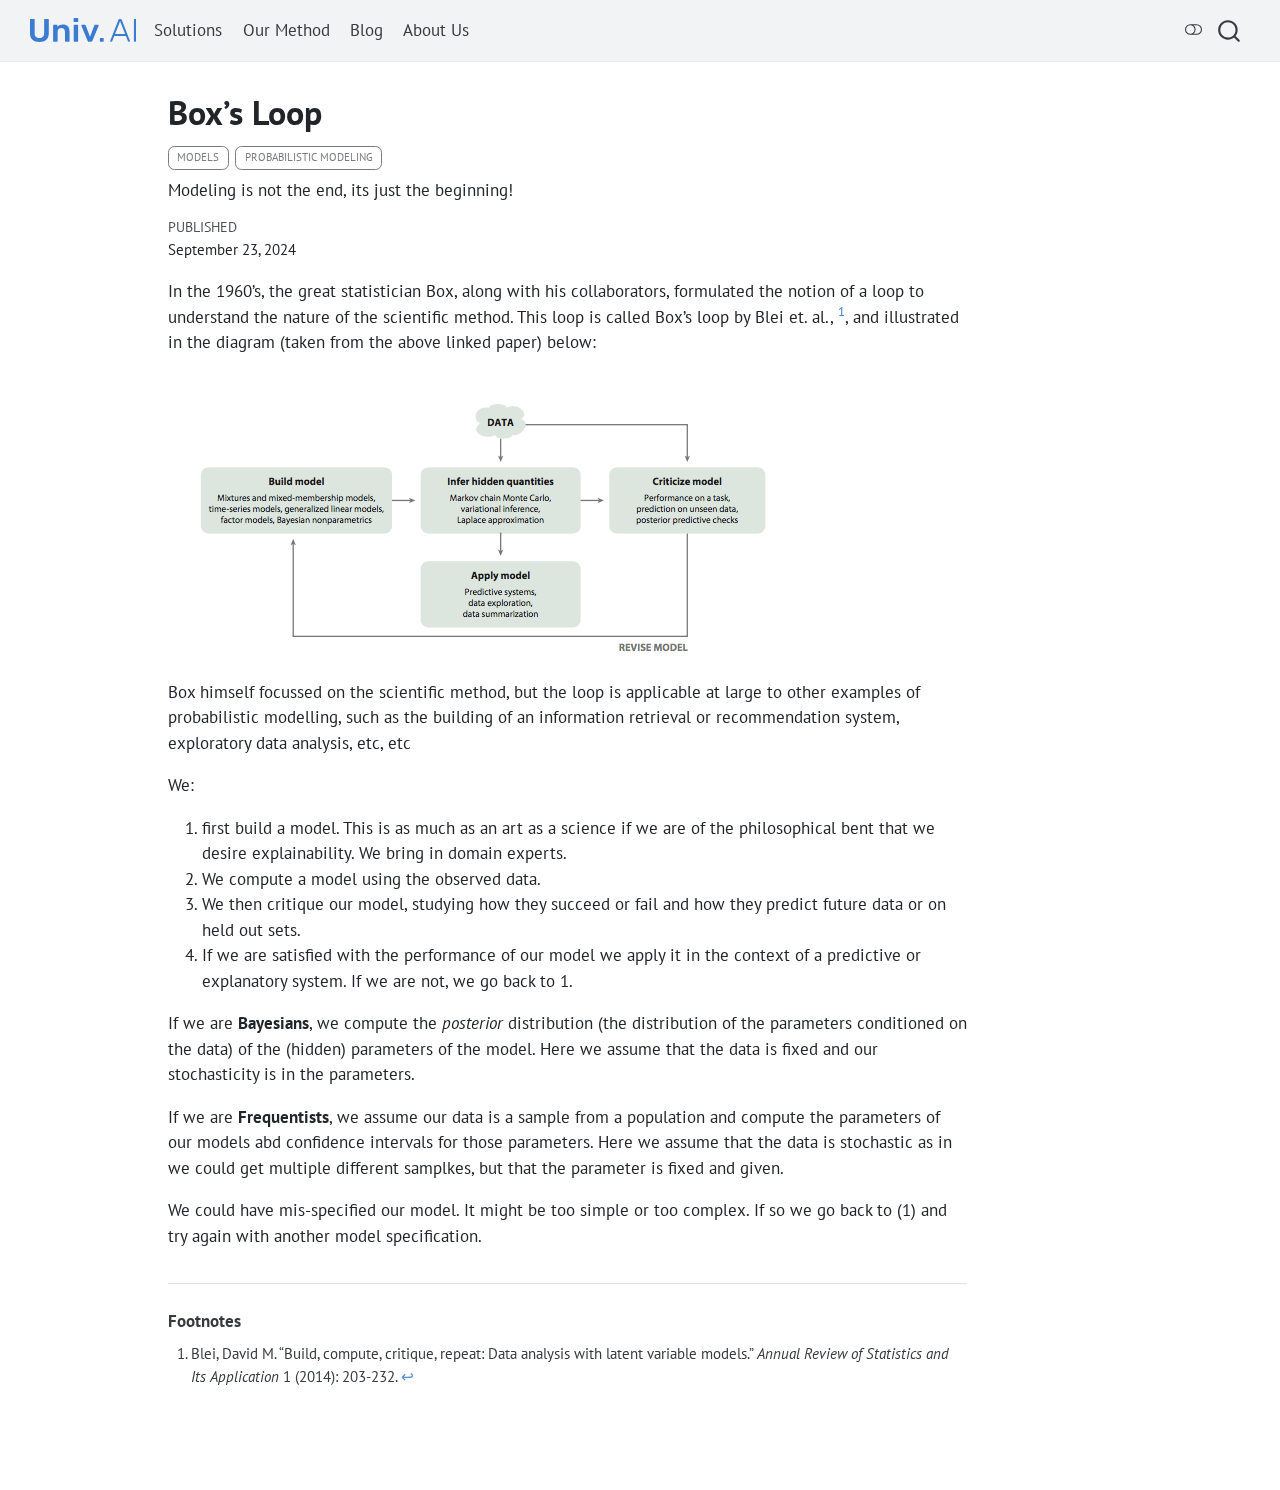
<file: posts/boxloop.html>
<!DOCTYPE html>
<html xmlns="http://www.w3.org/1999/xhtml" lang="en" xml:lang="en"><head>

<meta charset="utf-8">
<meta name="generator" content="quarto-1.6.33">

<meta name="viewport" content="width=device-width, initial-scale=1.0, user-scalable=yes">

<meta name="dcterms.date" content="2024-09-23">
<meta name="description" content="Modeling is not the end, its just the beginning!">

<title>Box’s Loop</title>
<style>
code{white-space: pre-wrap;}
span.smallcaps{font-variant: small-caps;}
div.columns{display: flex; gap: min(4vw, 1.5em);}
div.column{flex: auto; overflow-x: auto;}
div.hanging-indent{margin-left: 1.5em; text-indent: -1.5em;}
ul.task-list{list-style: none;}
ul.task-list li input[type="checkbox"] {
  width: 0.8em;
  margin: 0 0.8em 0.2em -1em; /* quarto-specific, see https://github.com/quarto-dev/quarto-cli/issues/4556 */ 
  vertical-align: middle;
}
</style>


<script src="../site_libs/quarto-nav/quarto-nav.js"></script>
<script src="../site_libs/quarto-nav/headroom.min.js"></script>
<script src="../site_libs/clipboard/clipboard.min.js"></script>
<script src="../site_libs/quarto-search/autocomplete.umd.js"></script>
<script src="../site_libs/quarto-search/fuse.min.js"></script>
<script src="../site_libs/quarto-search/quarto-search.js"></script>
<meta name="quarto:offset" content="../">
<script src="../site_libs/quarto-html/quarto.js"></script>
<script src="../site_libs/quarto-html/popper.min.js"></script>
<script src="../site_libs/quarto-html/tippy.umd.min.js"></script>
<script src="../site_libs/quarto-html/anchor.min.js"></script>
<link href="../site_libs/quarto-html/tippy.css" rel="stylesheet">
<link href="../site_libs/quarto-html/quarto-syntax-highlighting-8fbfef52c731e7f4763bb8441ff75696.css" rel="stylesheet" class="quarto-color-scheme" id="quarto-text-highlighting-styles">
<link href="../site_libs/quarto-html/quarto-syntax-highlighting-dark-3273b7e1693e5a98c8689a0de0c02b78.css" rel="prefetch" class="quarto-color-scheme quarto-color-alternate" id="quarto-text-highlighting-styles">
<script src="../site_libs/bootstrap/bootstrap.min.js"></script>
<link href="../site_libs/bootstrap/bootstrap-icons.css" rel="stylesheet">
<link href="../site_libs/bootstrap/bootstrap-e0e863929912dceac91b8bb1934a3e6b.min.css" rel="stylesheet" append-hash="true" class="quarto-color-scheme" id="quarto-bootstrap" data-mode="light">
<link href="../site_libs/bootstrap/bootstrap-dark-2e1395b23d27e804863c0c2ee5e04254.min.css" rel="prefetch" append-hash="true" class="quarto-color-scheme quarto-color-alternate" id="quarto-bootstrap" data-mode="dark">
<script id="quarto-search-options" type="application/json">{
  "location": "navbar",
  "copy-button": false,
  "collapse-after": 3,
  "panel-placement": "end",
  "type": "overlay",
  "limit": 50,
  "keyboard-shortcut": [
    "f",
    "/",
    "s"
  ],
  "show-item-context": false,
  "language": {
    "search-no-results-text": "No results",
    "search-matching-documents-text": "matching documents",
    "search-copy-link-title": "Copy link to search",
    "search-hide-matches-text": "Hide additional matches",
    "search-more-match-text": "more match in this document",
    "search-more-matches-text": "more matches in this document",
    "search-clear-button-title": "Clear",
    "search-text-placeholder": "",
    "search-detached-cancel-button-title": "Cancel",
    "search-submit-button-title": "Submit",
    "search-label": "Search"
  }
}</script>
<link rel="icon" type="image/svg" href="../assets/favicon.svg">
<script>
  function toggleDarkMode() {
    document.body.classList.toggle('dark');
    // Store preference
    if (document.body.classList.contains('dark')) {
      localStorage.setItem('quarto-color-scheme', 'dark');
    } else {
      localStorage.setItem('quarto-color-scheme', 'light');
    }
  }

  // Check for stored preference
  if (localStorage.getItem('quarto-color-scheme') === 'dark') {
    document.body.classList.add('dark');
  }
</script>


<link rel="stylesheet" href="../output.css">
<link rel="stylesheet" href="../styles.css">
</head>

<body class="nav-fixed">

<div id="quarto-search-results"></div>
  <header id="quarto-header" class="headroom fixed-top">
    <nav class="navbar navbar-expand-lg " data-bs-theme="dark">
      <div class="navbar-container container-fluid">
      <div class="navbar-brand-container mx-auto">
    <a href="../index.html" class="navbar-brand navbar-brand-logo">
    <img src="../assets/bluelogo.svg" alt="" class="navbar-logo">
    </a>
  </div>
            <div id="quarto-search" class="" title="Search"></div>
          <button class="navbar-toggler" type="button" data-bs-toggle="collapse" data-bs-target="#navbarCollapse" aria-controls="navbarCollapse" role="menu" aria-expanded="false" aria-label="Toggle navigation" onclick="if (window.quartoToggleHeadroom) { window.quartoToggleHeadroom(); }">
  <span class="navbar-toggler-icon"></span>
</button>
          <div class="collapse navbar-collapse" id="navbarCollapse">
            <ul class="navbar-nav navbar-nav-scroll me-auto">
  <li class="nav-item">
    <a class="nav-link" href="../verticals.html"> 
<span class="menu-text">Solutions</span></a>
  </li>  
  <li class="nav-item">
    <a class="nav-link" href="../methods.html"> 
<span class="menu-text">Our Method</span></a>
  </li>  
  <li class="nav-item">
    <a class="nav-link" href="../posts.html"> 
<span class="menu-text">Blog</span></a>
  </li>  
  <li class="nav-item">
    <a class="nav-link" href="../about.html"> 
<span class="menu-text">About Us</span></a>
  </li>  
</ul>
          </div> <!-- /navcollapse -->
            <div class="quarto-navbar-tools">
  <a href="" class="quarto-color-scheme-toggle quarto-navigation-tool  px-1" onclick="window.quartoToggleColorScheme(); return false;" title="Toggle dark mode"><i class="bi"></i></a>
</div>
      </div> <!-- /container-fluid -->
    </nav>
</header>
<!-- content -->
<div id="quarto-content" class="quarto-container page-columns page-rows-contents page-layout-article page-navbar">
<!-- sidebar -->
<!-- margin-sidebar -->
    <div id="quarto-margin-sidebar" class="sidebar margin-sidebar zindex-bottom">
        
    </div>
<!-- main -->
<main class="content" id="quarto-document-content">

<header id="title-block-header" class="quarto-title-block default">
<div class="quarto-title">
<h1 class="title">Box’s Loop</h1>
  <div class="quarto-categories">
    <div class="quarto-category">models</div>
    <div class="quarto-category">probabilistic modeling</div>
  </div>
  </div>

<div>
  <div class="description">
    Modeling is not the end, its just the beginning!
  </div>
</div>


<div class="quarto-title-meta">

    
    <div>
    <div class="quarto-title-meta-heading">Published</div>
    <div class="quarto-title-meta-contents">
      <p class="date">September 23, 2024</p>
    </div>
  </div>
  
    
  </div>
  


</header>


<p>In the 1960’s, the great statistician Box, along with his collaborators, formulated the notion of a loop to understand the nature of the scientific method. This loop is called Box’s loop by Blei et. al., <a href="#fn1" class="footnote-ref" id="fnref1" role="doc-noteref"><sup>1</sup></a>, and illustrated in the diagram (taken from the above linked paper) below:</p>
<p><img src="images/boxloop.png" class="img-fluid"></p>
<p>Box himself focussed on the scientific method, but the loop is applicable at large to other examples of probabilistic modelling, such as the building of an information retrieval or recommendation system, exploratory data analysis, etc, etc</p>
<p>We:</p>
<ol type="1">
<li>first build a model. This is as much as an art as a science if we are of the philosophical bent that we desire explainability. We bring in domain experts.</li>
<li>We compute a model using the observed data.</li>
<li>We then critique our model, studying how they succeed or fail and how they predict future data or on held out sets.</li>
<li>If we are satisfied with the performance of our model we apply it in the context of a predictive or explanatory system. If we are not, we go back to 1.</li>
</ol>
<p>If we are <strong>Bayesians</strong>, we compute the <em>posterior</em> distribution (the distribution of the parameters conditioned on the data) of the (hidden) parameters of the model. Here we assume that the data is fixed and our stochasticity is in the parameters.</p>
<p>If we are <strong>Frequentists</strong>, we assume our data is a sample from a population and compute the parameters of our models abd confidence intervals for those parameters. Here we assume that the data is stochastic as in we could get multiple different samplkes, but that the parameter is fixed and given.</p>
<p>We could have mis-specified our model. It might be too simple or too complex. If so we go back to (1) and try again with another model specification.</p>




<div id="quarto-appendix" class="default"><section id="footnotes" class="footnotes footnotes-end-of-document" role="doc-endnotes"><h2 class="anchored quarto-appendix-heading">Footnotes</h2>

<ol>
<li id="fn1"><p>Blei, David M. “Build, compute, critique, repeat: Data analysis with latent variable models.” <em>Annual Review of Statistics and Its Application</em> 1 (2014): 203-232.<a href="#fnref1" class="footnote-back" role="doc-backlink">↩︎</a></p></li>
</ol>
</section></div></main> <!-- /main -->
<script id="quarto-html-after-body" type="application/javascript">
window.document.addEventListener("DOMContentLoaded", function (event) {
  const toggleBodyColorMode = (bsSheetEl) => {
    const mode = bsSheetEl.getAttribute("data-mode");
    const bodyEl = window.document.querySelector("body");
    if (mode === "dark") {
      bodyEl.classList.add("quarto-dark");
      bodyEl.classList.remove("quarto-light");
    } else {
      bodyEl.classList.add("quarto-light");
      bodyEl.classList.remove("quarto-dark");
    }
  }
  const toggleBodyColorPrimary = () => {
    const bsSheetEl = window.document.querySelector("link#quarto-bootstrap");
    if (bsSheetEl) {
      toggleBodyColorMode(bsSheetEl);
    }
  }
  toggleBodyColorPrimary();  
  const disableStylesheet = (stylesheets) => {
    for (let i=0; i < stylesheets.length; i++) {
      const stylesheet = stylesheets[i];
      stylesheet.rel = 'prefetch';
    }
  }
  const enableStylesheet = (stylesheets) => {
    for (let i=0; i < stylesheets.length; i++) {
      const stylesheet = stylesheets[i];
      stylesheet.rel = 'stylesheet';
    }
  }
  const manageTransitions = (selector, allowTransitions) => {
    const els = window.document.querySelectorAll(selector);
    for (let i=0; i < els.length; i++) {
      const el = els[i];
      if (allowTransitions) {
        el.classList.remove('notransition');
      } else {
        el.classList.add('notransition');
      }
    }
  }
  const toggleGiscusIfUsed = (isAlternate, darkModeDefault) => {
    const baseTheme = document.querySelector('#giscus-base-theme')?.value ?? 'light';
    const alternateTheme = document.querySelector('#giscus-alt-theme')?.value ?? 'dark';
    let newTheme = '';
    if(darkModeDefault) {
      newTheme = isAlternate ? baseTheme : alternateTheme;
    } else {
      newTheme = isAlternate ? alternateTheme : baseTheme;
    }
    const changeGiscusTheme = () => {
      // From: https://github.com/giscus/giscus/issues/336
      const sendMessage = (message) => {
        const iframe = document.querySelector('iframe.giscus-frame');
        if (!iframe) return;
        iframe.contentWindow.postMessage({ giscus: message }, 'https://giscus.app');
      }
      sendMessage({
        setConfig: {
          theme: newTheme
        }
      });
    }
    const isGiscussLoaded = window.document.querySelector('iframe.giscus-frame') !== null;
    if (isGiscussLoaded) {
      changeGiscusTheme();
    }
  }
  const toggleColorMode = (alternate) => {
    // Switch the stylesheets
    const alternateStylesheets = window.document.querySelectorAll('link.quarto-color-scheme.quarto-color-alternate');
    manageTransitions('#quarto-margin-sidebar .nav-link', false);
    if (alternate) {
      enableStylesheet(alternateStylesheets);
      for (const sheetNode of alternateStylesheets) {
        if (sheetNode.id === "quarto-bootstrap") {
          toggleBodyColorMode(sheetNode);
        }
      }
    } else {
      disableStylesheet(alternateStylesheets);
      toggleBodyColorPrimary();
    }
    manageTransitions('#quarto-margin-sidebar .nav-link', true);
    // Switch the toggles
    const toggles = window.document.querySelectorAll('.quarto-color-scheme-toggle');
    for (let i=0; i < toggles.length; i++) {
      const toggle = toggles[i];
      if (toggle) {
        if (alternate) {
          toggle.classList.add("alternate");     
        } else {
          toggle.classList.remove("alternate");
        }
      }
    }
    // Hack to workaround the fact that safari doesn't
    // properly recolor the scrollbar when toggling (#1455)
    if (navigator.userAgent.indexOf('Safari') > 0 && navigator.userAgent.indexOf('Chrome') == -1) {
      manageTransitions("body", false);
      window.scrollTo(0, 1);
      setTimeout(() => {
        window.scrollTo(0, 0);
        manageTransitions("body", true);
      }, 40);  
    }
  }
  const isFileUrl = () => { 
    return window.location.protocol === 'file:';
  }
  const hasAlternateSentinel = () => {  
    let styleSentinel = getColorSchemeSentinel();
    if (styleSentinel !== null) {
      return styleSentinel === "alternate";
    } else {
      return false;
    }
  }
  const setStyleSentinel = (alternate) => {
    const value = alternate ? "alternate" : "default";
    if (!isFileUrl()) {
      window.localStorage.setItem("quarto-color-scheme", value);
    } else {
      localAlternateSentinel = value;
    }
  }
  const getColorSchemeSentinel = () => {
    if (!isFileUrl()) {
      const storageValue = window.localStorage.getItem("quarto-color-scheme");
      return storageValue != null ? storageValue : localAlternateSentinel;
    } else {
      return localAlternateSentinel;
    }
  }
  const darkModeDefault = false;
  let localAlternateSentinel = darkModeDefault ? 'alternate' : 'default';
  // Dark / light mode switch
  window.quartoToggleColorScheme = () => {
    // Read the current dark / light value 
    let toAlternate = !hasAlternateSentinel();
    toggleColorMode(toAlternate);
    setStyleSentinel(toAlternate);
    toggleGiscusIfUsed(toAlternate, darkModeDefault);
  };
  // Ensure there is a toggle, if there isn't float one in the top right
  if (window.document.querySelector('.quarto-color-scheme-toggle') === null) {
    const a = window.document.createElement('a');
    a.classList.add('top-right');
    a.classList.add('quarto-color-scheme-toggle');
    a.href = "";
    a.onclick = function() { try { window.quartoToggleColorScheme(); } catch {} return false; };
    const i = window.document.createElement("i");
    i.classList.add('bi');
    a.appendChild(i);
    window.document.body.appendChild(a);
  }
  // Switch to dark mode if need be
  if (hasAlternateSentinel()) {
    toggleColorMode(true);
  } else {
    toggleColorMode(false);
  }
  const icon = "";
  const anchorJS = new window.AnchorJS();
  anchorJS.options = {
    placement: 'right',
    icon: icon
  };
  anchorJS.add('.anchored');
  const isCodeAnnotation = (el) => {
    for (const clz of el.classList) {
      if (clz.startsWith('code-annotation-')) {                     
        return true;
      }
    }
    return false;
  }
  const onCopySuccess = function(e) {
    // button target
    const button = e.trigger;
    // don't keep focus
    button.blur();
    // flash "checked"
    button.classList.add('code-copy-button-checked');
    var currentTitle = button.getAttribute("title");
    button.setAttribute("title", "Copied!");
    let tooltip;
    if (window.bootstrap) {
      button.setAttribute("data-bs-toggle", "tooltip");
      button.setAttribute("data-bs-placement", "left");
      button.setAttribute("data-bs-title", "Copied!");
      tooltip = new bootstrap.Tooltip(button, 
        { trigger: "manual", 
          customClass: "code-copy-button-tooltip",
          offset: [0, -8]});
      tooltip.show();    
    }
    setTimeout(function() {
      if (tooltip) {
        tooltip.hide();
        button.removeAttribute("data-bs-title");
        button.removeAttribute("data-bs-toggle");
        button.removeAttribute("data-bs-placement");
      }
      button.setAttribute("title", currentTitle);
      button.classList.remove('code-copy-button-checked');
    }, 1000);
    // clear code selection
    e.clearSelection();
  }
  const getTextToCopy = function(trigger) {
      const codeEl = trigger.previousElementSibling.cloneNode(true);
      for (const childEl of codeEl.children) {
        if (isCodeAnnotation(childEl)) {
          childEl.remove();
        }
      }
      return codeEl.innerText;
  }
  const clipboard = new window.ClipboardJS('.code-copy-button:not([data-in-quarto-modal])', {
    text: getTextToCopy
  });
  clipboard.on('success', onCopySuccess);
  if (window.document.getElementById('quarto-embedded-source-code-modal')) {
    // For code content inside modals, clipBoardJS needs to be initialized with a container option
    // TODO: Check when it could be a function (https://github.com/zenorocha/clipboard.js/issues/860)
    const clipboardModal = new window.ClipboardJS('.code-copy-button[data-in-quarto-modal]', {
      text: getTextToCopy,
      container: window.document.getElementById('quarto-embedded-source-code-modal')
    });
    clipboardModal.on('success', onCopySuccess);
  }
    var localhostRegex = new RegExp(/^(?:http|https):\/\/localhost\:?[0-9]*\//);
    var mailtoRegex = new RegExp(/^mailto:/);
      var filterRegex = new RegExp('/' + window.location.host + '/');
    var isInternal = (href) => {
        return filterRegex.test(href) || localhostRegex.test(href) || mailtoRegex.test(href);
    }
    // Inspect non-navigation links and adorn them if external
 	var links = window.document.querySelectorAll('a[href]:not(.nav-link):not(.navbar-brand):not(.toc-action):not(.sidebar-link):not(.sidebar-item-toggle):not(.pagination-link):not(.no-external):not([aria-hidden]):not(.dropdown-item):not(.quarto-navigation-tool):not(.about-link)');
    for (var i=0; i<links.length; i++) {
      const link = links[i];
      if (!isInternal(link.href)) {
        // undo the damage that might have been done by quarto-nav.js in the case of
        // links that we want to consider external
        if (link.dataset.originalHref !== undefined) {
          link.href = link.dataset.originalHref;
        }
      }
    }
  function tippyHover(el, contentFn, onTriggerFn, onUntriggerFn) {
    const config = {
      allowHTML: true,
      maxWidth: 500,
      delay: 100,
      arrow: false,
      appendTo: function(el) {
          return el.parentElement;
      },
      interactive: true,
      interactiveBorder: 10,
      theme: 'quarto',
      placement: 'bottom-start',
    };
    if (contentFn) {
      config.content = contentFn;
    }
    if (onTriggerFn) {
      config.onTrigger = onTriggerFn;
    }
    if (onUntriggerFn) {
      config.onUntrigger = onUntriggerFn;
    }
    window.tippy(el, config); 
  }
  const noterefs = window.document.querySelectorAll('a[role="doc-noteref"]');
  for (var i=0; i<noterefs.length; i++) {
    const ref = noterefs[i];
    tippyHover(ref, function() {
      // use id or data attribute instead here
      let href = ref.getAttribute('data-footnote-href') || ref.getAttribute('href');
      try { href = new URL(href).hash; } catch {}
      const id = href.replace(/^#\/?/, "");
      const note = window.document.getElementById(id);
      if (note) {
        return note.innerHTML;
      } else {
        return "";
      }
    });
  }
  const xrefs = window.document.querySelectorAll('a.quarto-xref');
  const processXRef = (id, note) => {
    // Strip column container classes
    const stripColumnClz = (el) => {
      el.classList.remove("page-full", "page-columns");
      if (el.children) {
        for (const child of el.children) {
          stripColumnClz(child);
        }
      }
    }
    stripColumnClz(note)
    if (id === null || id.startsWith('sec-')) {
      // Special case sections, only their first couple elements
      const container = document.createElement("div");
      if (note.children && note.children.length > 2) {
        container.appendChild(note.children[0].cloneNode(true));
        for (let i = 1; i < note.children.length; i++) {
          const child = note.children[i];
          if (child.tagName === "P" && child.innerText === "") {
            continue;
          } else {
            container.appendChild(child.cloneNode(true));
            break;
          }
        }
        if (window.Quarto?.typesetMath) {
          window.Quarto.typesetMath(container);
        }
        return container.innerHTML
      } else {
        if (window.Quarto?.typesetMath) {
          window.Quarto.typesetMath(note);
        }
        return note.innerHTML;
      }
    } else {
      // Remove any anchor links if they are present
      const anchorLink = note.querySelector('a.anchorjs-link');
      if (anchorLink) {
        anchorLink.remove();
      }
      if (window.Quarto?.typesetMath) {
        window.Quarto.typesetMath(note);
      }
      // TODO in 1.5, we should make sure this works without a callout special case
      if (note.classList.contains("callout")) {
        return note.outerHTML;
      } else {
        return note.innerHTML;
      }
    }
  }
  for (var i=0; i<xrefs.length; i++) {
    const xref = xrefs[i];
    tippyHover(xref, undefined, function(instance) {
      instance.disable();
      let url = xref.getAttribute('href');
      let hash = undefined; 
      if (url.startsWith('#')) {
        hash = url;
      } else {
        try { hash = new URL(url).hash; } catch {}
      }
      if (hash) {
        const id = hash.replace(/^#\/?/, "");
        const note = window.document.getElementById(id);
        if (note !== null) {
          try {
            const html = processXRef(id, note.cloneNode(true));
            instance.setContent(html);
          } finally {
            instance.enable();
            instance.show();
          }
        } else {
          // See if we can fetch this
          fetch(url.split('#')[0])
          .then(res => res.text())
          .then(html => {
            const parser = new DOMParser();
            const htmlDoc = parser.parseFromString(html, "text/html");
            const note = htmlDoc.getElementById(id);
            if (note !== null) {
              const html = processXRef(id, note);
              instance.setContent(html);
            } 
          }).finally(() => {
            instance.enable();
            instance.show();
          });
        }
      } else {
        // See if we can fetch a full url (with no hash to target)
        // This is a special case and we should probably do some content thinning / targeting
        fetch(url)
        .then(res => res.text())
        .then(html => {
          const parser = new DOMParser();
          const htmlDoc = parser.parseFromString(html, "text/html");
          const note = htmlDoc.querySelector('main.content');
          if (note !== null) {
            // This should only happen for chapter cross references
            // (since there is no id in the URL)
            // remove the first header
            if (note.children.length > 0 && note.children[0].tagName === "HEADER") {
              note.children[0].remove();
            }
            const html = processXRef(null, note);
            instance.setContent(html);
          } 
        }).finally(() => {
          instance.enable();
          instance.show();
        });
      }
    }, function(instance) {
    });
  }
      let selectedAnnoteEl;
      const selectorForAnnotation = ( cell, annotation) => {
        let cellAttr = 'data-code-cell="' + cell + '"';
        let lineAttr = 'data-code-annotation="' +  annotation + '"';
        const selector = 'span[' + cellAttr + '][' + lineAttr + ']';
        return selector;
      }
      const selectCodeLines = (annoteEl) => {
        const doc = window.document;
        const targetCell = annoteEl.getAttribute("data-target-cell");
        const targetAnnotation = annoteEl.getAttribute("data-target-annotation");
        const annoteSpan = window.document.querySelector(selectorForAnnotation(targetCell, targetAnnotation));
        const lines = annoteSpan.getAttribute("data-code-lines").split(",");
        const lineIds = lines.map((line) => {
          return targetCell + "-" + line;
        })
        let top = null;
        let height = null;
        let parent = null;
        if (lineIds.length > 0) {
            //compute the position of the single el (top and bottom and make a div)
            const el = window.document.getElementById(lineIds[0]);
            top = el.offsetTop;
            height = el.offsetHeight;
            parent = el.parentElement.parentElement;
          if (lineIds.length > 1) {
            const lastEl = window.document.getElementById(lineIds[lineIds.length - 1]);
            const bottom = lastEl.offsetTop + lastEl.offsetHeight;
            height = bottom - top;
          }
          if (top !== null && height !== null && parent !== null) {
            // cook up a div (if necessary) and position it 
            let div = window.document.getElementById("code-annotation-line-highlight");
            if (div === null) {
              div = window.document.createElement("div");
              div.setAttribute("id", "code-annotation-line-highlight");
              div.style.position = 'absolute';
              parent.appendChild(div);
            }
            div.style.top = top - 2 + "px";
            div.style.height = height + 4 + "px";
            div.style.left = 0;
            let gutterDiv = window.document.getElementById("code-annotation-line-highlight-gutter");
            if (gutterDiv === null) {
              gutterDiv = window.document.createElement("div");
              gutterDiv.setAttribute("id", "code-annotation-line-highlight-gutter");
              gutterDiv.style.position = 'absolute';
              const codeCell = window.document.getElementById(targetCell);
              const gutter = codeCell.querySelector('.code-annotation-gutter');
              gutter.appendChild(gutterDiv);
            }
            gutterDiv.style.top = top - 2 + "px";
            gutterDiv.style.height = height + 4 + "px";
          }
          selectedAnnoteEl = annoteEl;
        }
      };
      const unselectCodeLines = () => {
        const elementsIds = ["code-annotation-line-highlight", "code-annotation-line-highlight-gutter"];
        elementsIds.forEach((elId) => {
          const div = window.document.getElementById(elId);
          if (div) {
            div.remove();
          }
        });
        selectedAnnoteEl = undefined;
      };
        // Handle positioning of the toggle
    window.addEventListener(
      "resize",
      throttle(() => {
        elRect = undefined;
        if (selectedAnnoteEl) {
          selectCodeLines(selectedAnnoteEl);
        }
      }, 10)
    );
    function throttle(fn, ms) {
    let throttle = false;
    let timer;
      return (...args) => {
        if(!throttle) { // first call gets through
            fn.apply(this, args);
            throttle = true;
        } else { // all the others get throttled
            if(timer) clearTimeout(timer); // cancel #2
            timer = setTimeout(() => {
              fn.apply(this, args);
              timer = throttle = false;
            }, ms);
        }
      };
    }
      // Attach click handler to the DT
      const annoteDls = window.document.querySelectorAll('dt[data-target-cell]');
      for (const annoteDlNode of annoteDls) {
        annoteDlNode.addEventListener('click', (event) => {
          const clickedEl = event.target;
          if (clickedEl !== selectedAnnoteEl) {
            unselectCodeLines();
            const activeEl = window.document.querySelector('dt[data-target-cell].code-annotation-active');
            if (activeEl) {
              activeEl.classList.remove('code-annotation-active');
            }
            selectCodeLines(clickedEl);
            clickedEl.classList.add('code-annotation-active');
          } else {
            // Unselect the line
            unselectCodeLines();
            clickedEl.classList.remove('code-annotation-active');
          }
        });
      }
  const findCites = (el) => {
    const parentEl = el.parentElement;
    if (parentEl) {
      const cites = parentEl.dataset.cites;
      if (cites) {
        return {
          el,
          cites: cites.split(' ')
        };
      } else {
        return findCites(el.parentElement)
      }
    } else {
      return undefined;
    }
  };
  var bibliorefs = window.document.querySelectorAll('a[role="doc-biblioref"]');
  for (var i=0; i<bibliorefs.length; i++) {
    const ref = bibliorefs[i];
    const citeInfo = findCites(ref);
    if (citeInfo) {
      tippyHover(citeInfo.el, function() {
        var popup = window.document.createElement('div');
        citeInfo.cites.forEach(function(cite) {
          var citeDiv = window.document.createElement('div');
          citeDiv.classList.add('hanging-indent');
          citeDiv.classList.add('csl-entry');
          var biblioDiv = window.document.getElementById('ref-' + cite);
          if (biblioDiv) {
            citeDiv.innerHTML = biblioDiv.innerHTML;
          }
          popup.appendChild(citeDiv);
        });
        return popup.innerHTML;
      });
    }
  }
});
</script>
</div> <!-- /content -->




</body></html>
</file>
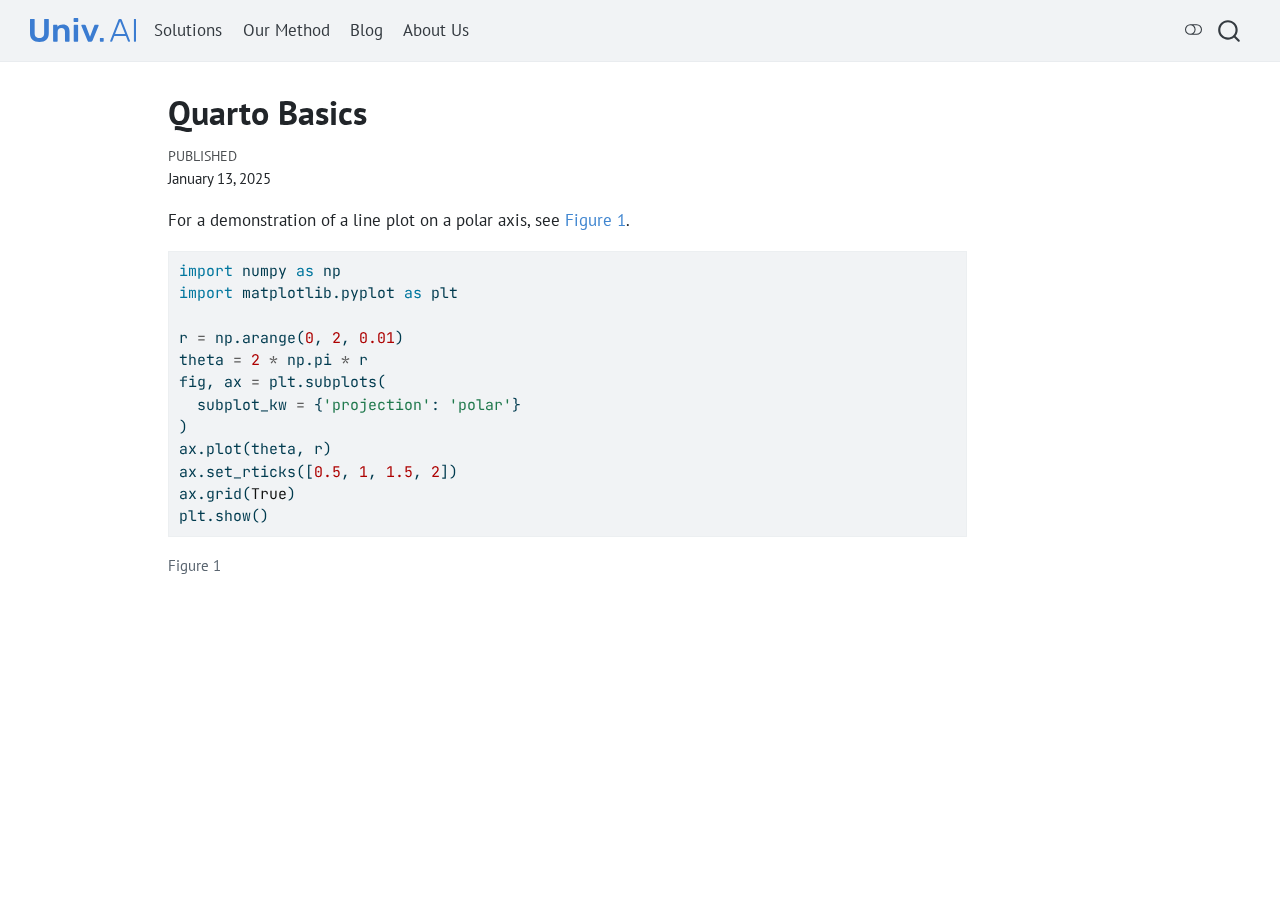
<file: posts/hello.html>
<!DOCTYPE html>
<html xmlns="http://www.w3.org/1999/xhtml" lang="en" xml:lang="en"><head>

<meta charset="utf-8">
<meta name="generator" content="quarto-1.6.33">

<meta name="viewport" content="width=device-width, initial-scale=1.0, user-scalable=yes">

<meta name="dcterms.date" content="2025-01-13">

<title>Quarto Basics</title>
<style>
code{white-space: pre-wrap;}
span.smallcaps{font-variant: small-caps;}
div.columns{display: flex; gap: min(4vw, 1.5em);}
div.column{flex: auto; overflow-x: auto;}
div.hanging-indent{margin-left: 1.5em; text-indent: -1.5em;}
ul.task-list{list-style: none;}
ul.task-list li input[type="checkbox"] {
  width: 0.8em;
  margin: 0 0.8em 0.2em -1em; /* quarto-specific, see https://github.com/quarto-dev/quarto-cli/issues/4556 */ 
  vertical-align: middle;
}
/* CSS for syntax highlighting */
pre > code.sourceCode { white-space: pre; position: relative; }
pre > code.sourceCode > span { line-height: 1.25; }
pre > code.sourceCode > span:empty { height: 1.2em; }
.sourceCode { overflow: visible; }
code.sourceCode > span { color: inherit; text-decoration: inherit; }
div.sourceCode { margin: 1em 0; }
pre.sourceCode { margin: 0; }
@media screen {
div.sourceCode { overflow: auto; }
}
@media print {
pre > code.sourceCode { white-space: pre-wrap; }
pre > code.sourceCode > span { display: inline-block; text-indent: -5em; padding-left: 5em; }
}
pre.numberSource code
  { counter-reset: source-line 0; }
pre.numberSource code > span
  { position: relative; left: -4em; counter-increment: source-line; }
pre.numberSource code > span > a:first-child::before
  { content: counter(source-line);
    position: relative; left: -1em; text-align: right; vertical-align: baseline;
    border: none; display: inline-block;
    -webkit-touch-callout: none; -webkit-user-select: none;
    -khtml-user-select: none; -moz-user-select: none;
    -ms-user-select: none; user-select: none;
    padding: 0 4px; width: 4em;
  }
pre.numberSource { margin-left: 3em;  padding-left: 4px; }
div.sourceCode
  {   }
@media screen {
pre > code.sourceCode > span > a:first-child::before { text-decoration: underline; }
}
</style>


<script src="../site_libs/quarto-nav/quarto-nav.js"></script>
<script src="../site_libs/quarto-nav/headroom.min.js"></script>
<script src="../site_libs/clipboard/clipboard.min.js"></script>
<script src="../site_libs/quarto-search/autocomplete.umd.js"></script>
<script src="../site_libs/quarto-search/fuse.min.js"></script>
<script src="../site_libs/quarto-search/quarto-search.js"></script>
<meta name="quarto:offset" content="../">
<script src="../site_libs/quarto-html/quarto.js"></script>
<script src="../site_libs/quarto-html/popper.min.js"></script>
<script src="../site_libs/quarto-html/tippy.umd.min.js"></script>
<script src="../site_libs/quarto-html/anchor.min.js"></script>
<link href="../site_libs/quarto-html/tippy.css" rel="stylesheet">
<link href="../site_libs/quarto-html/quarto-syntax-highlighting-8fbfef52c731e7f4763bb8441ff75696.css" rel="stylesheet" class="quarto-color-scheme" id="quarto-text-highlighting-styles">
<link href="../site_libs/quarto-html/quarto-syntax-highlighting-dark-3273b7e1693e5a98c8689a0de0c02b78.css" rel="prefetch" class="quarto-color-scheme quarto-color-alternate" id="quarto-text-highlighting-styles">
<script src="../site_libs/bootstrap/bootstrap.min.js"></script>
<link href="../site_libs/bootstrap/bootstrap-icons.css" rel="stylesheet">
<link href="../site_libs/bootstrap/bootstrap-e0e863929912dceac91b8bb1934a3e6b.min.css" rel="stylesheet" append-hash="true" class="quarto-color-scheme" id="quarto-bootstrap" data-mode="light">
<link href="../site_libs/bootstrap/bootstrap-dark-2e1395b23d27e804863c0c2ee5e04254.min.css" rel="prefetch" append-hash="true" class="quarto-color-scheme quarto-color-alternate" id="quarto-bootstrap" data-mode="dark">
<script id="quarto-search-options" type="application/json">{
  "location": "navbar",
  "copy-button": false,
  "collapse-after": 3,
  "panel-placement": "end",
  "type": "overlay",
  "limit": 50,
  "keyboard-shortcut": [
    "f",
    "/",
    "s"
  ],
  "show-item-context": false,
  "language": {
    "search-no-results-text": "No results",
    "search-matching-documents-text": "matching documents",
    "search-copy-link-title": "Copy link to search",
    "search-hide-matches-text": "Hide additional matches",
    "search-more-match-text": "more match in this document",
    "search-more-matches-text": "more matches in this document",
    "search-clear-button-title": "Clear",
    "search-text-placeholder": "",
    "search-detached-cancel-button-title": "Cancel",
    "search-submit-button-title": "Submit",
    "search-label": "Search"
  }
}</script>
<link rel="icon" type="image/svg" href="../assets/favicon.svg">
<script>
  function toggleDarkMode() {
    document.body.classList.toggle('dark');
    // Store preference
    if (document.body.classList.contains('dark')) {
      localStorage.setItem('quarto-color-scheme', 'dark');
    } else {
      localStorage.setItem('quarto-color-scheme', 'light');
    }
  }

  // Check for stored preference
  if (localStorage.getItem('quarto-color-scheme') === 'dark') {
    document.body.classList.add('dark');
  }
</script>


<link rel="stylesheet" href="../output.css">
<link rel="stylesheet" href="../styles.css">
</head>

<body class="nav-fixed">

<div id="quarto-search-results"></div>
  <header id="quarto-header" class="headroom fixed-top">
    <nav class="navbar navbar-expand-lg " data-bs-theme="dark">
      <div class="navbar-container container-fluid">
      <div class="navbar-brand-container mx-auto">
    <a href="../index.html" class="navbar-brand navbar-brand-logo">
    <img src="../assets/bluelogo.svg" alt="" class="navbar-logo">
    </a>
  </div>
            <div id="quarto-search" class="" title="Search"></div>
          <button class="navbar-toggler" type="button" data-bs-toggle="collapse" data-bs-target="#navbarCollapse" aria-controls="navbarCollapse" role="menu" aria-expanded="false" aria-label="Toggle navigation" onclick="if (window.quartoToggleHeadroom) { window.quartoToggleHeadroom(); }">
  <span class="navbar-toggler-icon"></span>
</button>
          <div class="collapse navbar-collapse" id="navbarCollapse">
            <ul class="navbar-nav navbar-nav-scroll me-auto">
  <li class="nav-item">
    <a class="nav-link" href="../verticals.html"> 
<span class="menu-text">Solutions</span></a>
  </li>  
  <li class="nav-item">
    <a class="nav-link" href="../methods.html"> 
<span class="menu-text">Our Method</span></a>
  </li>  
  <li class="nav-item">
    <a class="nav-link" href="../posts.html"> 
<span class="menu-text">Blog</span></a>
  </li>  
  <li class="nav-item">
    <a class="nav-link" href="../about.html"> 
<span class="menu-text">About Us</span></a>
  </li>  
</ul>
          </div> <!-- /navcollapse -->
            <div class="quarto-navbar-tools">
  <a href="" class="quarto-color-scheme-toggle quarto-navigation-tool  px-1" onclick="window.quartoToggleColorScheme(); return false;" title="Toggle dark mode"><i class="bi"></i></a>
</div>
      </div> <!-- /container-fluid -->
    </nav>
</header>
<!-- content -->
<div id="quarto-content" class="quarto-container page-columns page-rows-contents page-layout-article page-navbar">
<!-- sidebar -->
<!-- margin-sidebar -->
    <div id="quarto-margin-sidebar" class="sidebar margin-sidebar zindex-bottom">
        
    </div>
<!-- main -->
<main class="content" id="quarto-document-content">

<header id="title-block-header" class="quarto-title-block default">
<div class="quarto-title">
<h1 class="title">Quarto Basics</h1>
</div>



<div class="quarto-title-meta">

    
    <div>
    <div class="quarto-title-meta-heading">Published</div>
    <div class="quarto-title-meta-contents">
      <p class="date">January 13, 2025</p>
    </div>
  </div>
  
    
  </div>
  


</header>


<p>For a demonstration of a line plot on a polar axis, see <a href="#fig-polar" class="quarto-xref">Figure&nbsp;1</a>.</p>
<div id="fig-polar" class="cell quarto-float quarto-figure quarto-figure-center anchored">
<figure class="quarto-float quarto-float-fig figure">
<div aria-describedby="fig-polar-caption-0ceaefa1-69ba-4598-a22c-09a6ac19f8ca">
<div class="sourceCode cell-code" id="fig-polar"><pre class="sourceCode python cell code-with-copy"><code class="sourceCode python"><span id="fig-polar-1"><a href="#fig-polar-1" aria-hidden="true" tabindex="-1"></a><span class="im">import</span> numpy <span class="im">as</span> np</span>
<span id="fig-polar-2"><a href="#fig-polar-2" aria-hidden="true" tabindex="-1"></a><span class="im">import</span> matplotlib.pyplot <span class="im">as</span> plt</span>
<span id="fig-polar-3"><a href="#fig-polar-3" aria-hidden="true" tabindex="-1"></a></span>
<span id="fig-polar-4"><a href="#fig-polar-4" aria-hidden="true" tabindex="-1"></a>r <span class="op">=</span> np.arange(<span class="dv">0</span>, <span class="dv">2</span>, <span class="fl">0.01</span>)</span>
<span id="fig-polar-5"><a href="#fig-polar-5" aria-hidden="true" tabindex="-1"></a>theta <span class="op">=</span> <span class="dv">2</span> <span class="op">*</span> np.pi <span class="op">*</span> r</span>
<span id="fig-polar-6"><a href="#fig-polar-6" aria-hidden="true" tabindex="-1"></a>fig, ax <span class="op">=</span> plt.subplots(</span>
<span id="fig-polar-7"><a href="#fig-polar-7" aria-hidden="true" tabindex="-1"></a>  subplot_kw <span class="op">=</span> {<span class="st">'projection'</span>: <span class="st">'polar'</span>}</span>
<span id="fig-polar-8"><a href="#fig-polar-8" aria-hidden="true" tabindex="-1"></a>)</span>
<span id="fig-polar-9"><a href="#fig-polar-9" aria-hidden="true" tabindex="-1"></a>ax.plot(theta, r)</span>
<span id="fig-polar-10"><a href="#fig-polar-10" aria-hidden="true" tabindex="-1"></a>ax.set_rticks([<span class="fl">0.5</span>, <span class="dv">1</span>, <span class="fl">1.5</span>, <span class="dv">2</span>])</span>
<span id="fig-polar-11"><a href="#fig-polar-11" aria-hidden="true" tabindex="-1"></a>ax.grid(<span class="va">True</span>)</span>
<span id="fig-polar-12"><a href="#fig-polar-12" aria-hidden="true" tabindex="-1"></a>plt.show()</span></code><button title="Copy to Clipboard" class="code-copy-button"><i class="bi"></i></button></pre></div>
</div>
<figcaption class="quarto-float-caption-bottom quarto-float-caption quarto-float-fig quarto-uncaptioned" id="fig-polar-caption-0ceaefa1-69ba-4598-a22c-09a6ac19f8ca">
Figure&nbsp;1
</figcaption>
</figure>
</div>



</main> <!-- /main -->
<script id="quarto-html-after-body" type="application/javascript">
window.document.addEventListener("DOMContentLoaded", function (event) {
  const toggleBodyColorMode = (bsSheetEl) => {
    const mode = bsSheetEl.getAttribute("data-mode");
    const bodyEl = window.document.querySelector("body");
    if (mode === "dark") {
      bodyEl.classList.add("quarto-dark");
      bodyEl.classList.remove("quarto-light");
    } else {
      bodyEl.classList.add("quarto-light");
      bodyEl.classList.remove("quarto-dark");
    }
  }
  const toggleBodyColorPrimary = () => {
    const bsSheetEl = window.document.querySelector("link#quarto-bootstrap");
    if (bsSheetEl) {
      toggleBodyColorMode(bsSheetEl);
    }
  }
  toggleBodyColorPrimary();  
  const disableStylesheet = (stylesheets) => {
    for (let i=0; i < stylesheets.length; i++) {
      const stylesheet = stylesheets[i];
      stylesheet.rel = 'prefetch';
    }
  }
  const enableStylesheet = (stylesheets) => {
    for (let i=0; i < stylesheets.length; i++) {
      const stylesheet = stylesheets[i];
      stylesheet.rel = 'stylesheet';
    }
  }
  const manageTransitions = (selector, allowTransitions) => {
    const els = window.document.querySelectorAll(selector);
    for (let i=0; i < els.length; i++) {
      const el = els[i];
      if (allowTransitions) {
        el.classList.remove('notransition');
      } else {
        el.classList.add('notransition');
      }
    }
  }
  const toggleGiscusIfUsed = (isAlternate, darkModeDefault) => {
    const baseTheme = document.querySelector('#giscus-base-theme')?.value ?? 'light';
    const alternateTheme = document.querySelector('#giscus-alt-theme')?.value ?? 'dark';
    let newTheme = '';
    if(darkModeDefault) {
      newTheme = isAlternate ? baseTheme : alternateTheme;
    } else {
      newTheme = isAlternate ? alternateTheme : baseTheme;
    }
    const changeGiscusTheme = () => {
      // From: https://github.com/giscus/giscus/issues/336
      const sendMessage = (message) => {
        const iframe = document.querySelector('iframe.giscus-frame');
        if (!iframe) return;
        iframe.contentWindow.postMessage({ giscus: message }, 'https://giscus.app');
      }
      sendMessage({
        setConfig: {
          theme: newTheme
        }
      });
    }
    const isGiscussLoaded = window.document.querySelector('iframe.giscus-frame') !== null;
    if (isGiscussLoaded) {
      changeGiscusTheme();
    }
  }
  const toggleColorMode = (alternate) => {
    // Switch the stylesheets
    const alternateStylesheets = window.document.querySelectorAll('link.quarto-color-scheme.quarto-color-alternate');
    manageTransitions('#quarto-margin-sidebar .nav-link', false);
    if (alternate) {
      enableStylesheet(alternateStylesheets);
      for (const sheetNode of alternateStylesheets) {
        if (sheetNode.id === "quarto-bootstrap") {
          toggleBodyColorMode(sheetNode);
        }
      }
    } else {
      disableStylesheet(alternateStylesheets);
      toggleBodyColorPrimary();
    }
    manageTransitions('#quarto-margin-sidebar .nav-link', true);
    // Switch the toggles
    const toggles = window.document.querySelectorAll('.quarto-color-scheme-toggle');
    for (let i=0; i < toggles.length; i++) {
      const toggle = toggles[i];
      if (toggle) {
        if (alternate) {
          toggle.classList.add("alternate");     
        } else {
          toggle.classList.remove("alternate");
        }
      }
    }
    // Hack to workaround the fact that safari doesn't
    // properly recolor the scrollbar when toggling (#1455)
    if (navigator.userAgent.indexOf('Safari') > 0 && navigator.userAgent.indexOf('Chrome') == -1) {
      manageTransitions("body", false);
      window.scrollTo(0, 1);
      setTimeout(() => {
        window.scrollTo(0, 0);
        manageTransitions("body", true);
      }, 40);  
    }
  }
  const isFileUrl = () => { 
    return window.location.protocol === 'file:';
  }
  const hasAlternateSentinel = () => {  
    let styleSentinel = getColorSchemeSentinel();
    if (styleSentinel !== null) {
      return styleSentinel === "alternate";
    } else {
      return false;
    }
  }
  const setStyleSentinel = (alternate) => {
    const value = alternate ? "alternate" : "default";
    if (!isFileUrl()) {
      window.localStorage.setItem("quarto-color-scheme", value);
    } else {
      localAlternateSentinel = value;
    }
  }
  const getColorSchemeSentinel = () => {
    if (!isFileUrl()) {
      const storageValue = window.localStorage.getItem("quarto-color-scheme");
      return storageValue != null ? storageValue : localAlternateSentinel;
    } else {
      return localAlternateSentinel;
    }
  }
  const darkModeDefault = false;
  let localAlternateSentinel = darkModeDefault ? 'alternate' : 'default';
  // Dark / light mode switch
  window.quartoToggleColorScheme = () => {
    // Read the current dark / light value 
    let toAlternate = !hasAlternateSentinel();
    toggleColorMode(toAlternate);
    setStyleSentinel(toAlternate);
    toggleGiscusIfUsed(toAlternate, darkModeDefault);
  };
  // Ensure there is a toggle, if there isn't float one in the top right
  if (window.document.querySelector('.quarto-color-scheme-toggle') === null) {
    const a = window.document.createElement('a');
    a.classList.add('top-right');
    a.classList.add('quarto-color-scheme-toggle');
    a.href = "";
    a.onclick = function() { try { window.quartoToggleColorScheme(); } catch {} return false; };
    const i = window.document.createElement("i");
    i.classList.add('bi');
    a.appendChild(i);
    window.document.body.appendChild(a);
  }
  // Switch to dark mode if need be
  if (hasAlternateSentinel()) {
    toggleColorMode(true);
  } else {
    toggleColorMode(false);
  }
  const icon = "";
  const anchorJS = new window.AnchorJS();
  anchorJS.options = {
    placement: 'right',
    icon: icon
  };
  anchorJS.add('.anchored');
  const isCodeAnnotation = (el) => {
    for (const clz of el.classList) {
      if (clz.startsWith('code-annotation-')) {                     
        return true;
      }
    }
    return false;
  }
  const onCopySuccess = function(e) {
    // button target
    const button = e.trigger;
    // don't keep focus
    button.blur();
    // flash "checked"
    button.classList.add('code-copy-button-checked');
    var currentTitle = button.getAttribute("title");
    button.setAttribute("title", "Copied!");
    let tooltip;
    if (window.bootstrap) {
      button.setAttribute("data-bs-toggle", "tooltip");
      button.setAttribute("data-bs-placement", "left");
      button.setAttribute("data-bs-title", "Copied!");
      tooltip = new bootstrap.Tooltip(button, 
        { trigger: "manual", 
          customClass: "code-copy-button-tooltip",
          offset: [0, -8]});
      tooltip.show();    
    }
    setTimeout(function() {
      if (tooltip) {
        tooltip.hide();
        button.removeAttribute("data-bs-title");
        button.removeAttribute("data-bs-toggle");
        button.removeAttribute("data-bs-placement");
      }
      button.setAttribute("title", currentTitle);
      button.classList.remove('code-copy-button-checked');
    }, 1000);
    // clear code selection
    e.clearSelection();
  }
  const getTextToCopy = function(trigger) {
      const codeEl = trigger.previousElementSibling.cloneNode(true);
      for (const childEl of codeEl.children) {
        if (isCodeAnnotation(childEl)) {
          childEl.remove();
        }
      }
      return codeEl.innerText;
  }
  const clipboard = new window.ClipboardJS('.code-copy-button:not([data-in-quarto-modal])', {
    text: getTextToCopy
  });
  clipboard.on('success', onCopySuccess);
  if (window.document.getElementById('quarto-embedded-source-code-modal')) {
    // For code content inside modals, clipBoardJS needs to be initialized with a container option
    // TODO: Check when it could be a function (https://github.com/zenorocha/clipboard.js/issues/860)
    const clipboardModal = new window.ClipboardJS('.code-copy-button[data-in-quarto-modal]', {
      text: getTextToCopy,
      container: window.document.getElementById('quarto-embedded-source-code-modal')
    });
    clipboardModal.on('success', onCopySuccess);
  }
    var localhostRegex = new RegExp(/^(?:http|https):\/\/localhost\:?[0-9]*\//);
    var mailtoRegex = new RegExp(/^mailto:/);
      var filterRegex = new RegExp('/' + window.location.host + '/');
    var isInternal = (href) => {
        return filterRegex.test(href) || localhostRegex.test(href) || mailtoRegex.test(href);
    }
    // Inspect non-navigation links and adorn them if external
 	var links = window.document.querySelectorAll('a[href]:not(.nav-link):not(.navbar-brand):not(.toc-action):not(.sidebar-link):not(.sidebar-item-toggle):not(.pagination-link):not(.no-external):not([aria-hidden]):not(.dropdown-item):not(.quarto-navigation-tool):not(.about-link)');
    for (var i=0; i<links.length; i++) {
      const link = links[i];
      if (!isInternal(link.href)) {
        // undo the damage that might have been done by quarto-nav.js in the case of
        // links that we want to consider external
        if (link.dataset.originalHref !== undefined) {
          link.href = link.dataset.originalHref;
        }
      }
    }
  function tippyHover(el, contentFn, onTriggerFn, onUntriggerFn) {
    const config = {
      allowHTML: true,
      maxWidth: 500,
      delay: 100,
      arrow: false,
      appendTo: function(el) {
          return el.parentElement;
      },
      interactive: true,
      interactiveBorder: 10,
      theme: 'quarto',
      placement: 'bottom-start',
    };
    if (contentFn) {
      config.content = contentFn;
    }
    if (onTriggerFn) {
      config.onTrigger = onTriggerFn;
    }
    if (onUntriggerFn) {
      config.onUntrigger = onUntriggerFn;
    }
    window.tippy(el, config); 
  }
  const noterefs = window.document.querySelectorAll('a[role="doc-noteref"]');
  for (var i=0; i<noterefs.length; i++) {
    const ref = noterefs[i];
    tippyHover(ref, function() {
      // use id or data attribute instead here
      let href = ref.getAttribute('data-footnote-href') || ref.getAttribute('href');
      try { href = new URL(href).hash; } catch {}
      const id = href.replace(/^#\/?/, "");
      const note = window.document.getElementById(id);
      if (note) {
        return note.innerHTML;
      } else {
        return "";
      }
    });
  }
  const xrefs = window.document.querySelectorAll('a.quarto-xref');
  const processXRef = (id, note) => {
    // Strip column container classes
    const stripColumnClz = (el) => {
      el.classList.remove("page-full", "page-columns");
      if (el.children) {
        for (const child of el.children) {
          stripColumnClz(child);
        }
      }
    }
    stripColumnClz(note)
    if (id === null || id.startsWith('sec-')) {
      // Special case sections, only their first couple elements
      const container = document.createElement("div");
      if (note.children && note.children.length > 2) {
        container.appendChild(note.children[0].cloneNode(true));
        for (let i = 1; i < note.children.length; i++) {
          const child = note.children[i];
          if (child.tagName === "P" && child.innerText === "") {
            continue;
          } else {
            container.appendChild(child.cloneNode(true));
            break;
          }
        }
        if (window.Quarto?.typesetMath) {
          window.Quarto.typesetMath(container);
        }
        return container.innerHTML
      } else {
        if (window.Quarto?.typesetMath) {
          window.Quarto.typesetMath(note);
        }
        return note.innerHTML;
      }
    } else {
      // Remove any anchor links if they are present
      const anchorLink = note.querySelector('a.anchorjs-link');
      if (anchorLink) {
        anchorLink.remove();
      }
      if (window.Quarto?.typesetMath) {
        window.Quarto.typesetMath(note);
      }
      // TODO in 1.5, we should make sure this works without a callout special case
      if (note.classList.contains("callout")) {
        return note.outerHTML;
      } else {
        return note.innerHTML;
      }
    }
  }
  for (var i=0; i<xrefs.length; i++) {
    const xref = xrefs[i];
    tippyHover(xref, undefined, function(instance) {
      instance.disable();
      let url = xref.getAttribute('href');
      let hash = undefined; 
      if (url.startsWith('#')) {
        hash = url;
      } else {
        try { hash = new URL(url).hash; } catch {}
      }
      if (hash) {
        const id = hash.replace(/^#\/?/, "");
        const note = window.document.getElementById(id);
        if (note !== null) {
          try {
            const html = processXRef(id, note.cloneNode(true));
            instance.setContent(html);
          } finally {
            instance.enable();
            instance.show();
          }
        } else {
          // See if we can fetch this
          fetch(url.split('#')[0])
          .then(res => res.text())
          .then(html => {
            const parser = new DOMParser();
            const htmlDoc = parser.parseFromString(html, "text/html");
            const note = htmlDoc.getElementById(id);
            if (note !== null) {
              const html = processXRef(id, note);
              instance.setContent(html);
            } 
          }).finally(() => {
            instance.enable();
            instance.show();
          });
        }
      } else {
        // See if we can fetch a full url (with no hash to target)
        // This is a special case and we should probably do some content thinning / targeting
        fetch(url)
        .then(res => res.text())
        .then(html => {
          const parser = new DOMParser();
          const htmlDoc = parser.parseFromString(html, "text/html");
          const note = htmlDoc.querySelector('main.content');
          if (note !== null) {
            // This should only happen for chapter cross references
            // (since there is no id in the URL)
            // remove the first header
            if (note.children.length > 0 && note.children[0].tagName === "HEADER") {
              note.children[0].remove();
            }
            const html = processXRef(null, note);
            instance.setContent(html);
          } 
        }).finally(() => {
          instance.enable();
          instance.show();
        });
      }
    }, function(instance) {
    });
  }
      let selectedAnnoteEl;
      const selectorForAnnotation = ( cell, annotation) => {
        let cellAttr = 'data-code-cell="' + cell + '"';
        let lineAttr = 'data-code-annotation="' +  annotation + '"';
        const selector = 'span[' + cellAttr + '][' + lineAttr + ']';
        return selector;
      }
      const selectCodeLines = (annoteEl) => {
        const doc = window.document;
        const targetCell = annoteEl.getAttribute("data-target-cell");
        const targetAnnotation = annoteEl.getAttribute("data-target-annotation");
        const annoteSpan = window.document.querySelector(selectorForAnnotation(targetCell, targetAnnotation));
        const lines = annoteSpan.getAttribute("data-code-lines").split(",");
        const lineIds = lines.map((line) => {
          return targetCell + "-" + line;
        })
        let top = null;
        let height = null;
        let parent = null;
        if (lineIds.length > 0) {
            //compute the position of the single el (top and bottom and make a div)
            const el = window.document.getElementById(lineIds[0]);
            top = el.offsetTop;
            height = el.offsetHeight;
            parent = el.parentElement.parentElement;
          if (lineIds.length > 1) {
            const lastEl = window.document.getElementById(lineIds[lineIds.length - 1]);
            const bottom = lastEl.offsetTop + lastEl.offsetHeight;
            height = bottom - top;
          }
          if (top !== null && height !== null && parent !== null) {
            // cook up a div (if necessary) and position it 
            let div = window.document.getElementById("code-annotation-line-highlight");
            if (div === null) {
              div = window.document.createElement("div");
              div.setAttribute("id", "code-annotation-line-highlight");
              div.style.position = 'absolute';
              parent.appendChild(div);
            }
            div.style.top = top - 2 + "px";
            div.style.height = height + 4 + "px";
            div.style.left = 0;
            let gutterDiv = window.document.getElementById("code-annotation-line-highlight-gutter");
            if (gutterDiv === null) {
              gutterDiv = window.document.createElement("div");
              gutterDiv.setAttribute("id", "code-annotation-line-highlight-gutter");
              gutterDiv.style.position = 'absolute';
              const codeCell = window.document.getElementById(targetCell);
              const gutter = codeCell.querySelector('.code-annotation-gutter');
              gutter.appendChild(gutterDiv);
            }
            gutterDiv.style.top = top - 2 + "px";
            gutterDiv.style.height = height + 4 + "px";
          }
          selectedAnnoteEl = annoteEl;
        }
      };
      const unselectCodeLines = () => {
        const elementsIds = ["code-annotation-line-highlight", "code-annotation-line-highlight-gutter"];
        elementsIds.forEach((elId) => {
          const div = window.document.getElementById(elId);
          if (div) {
            div.remove();
          }
        });
        selectedAnnoteEl = undefined;
      };
        // Handle positioning of the toggle
    window.addEventListener(
      "resize",
      throttle(() => {
        elRect = undefined;
        if (selectedAnnoteEl) {
          selectCodeLines(selectedAnnoteEl);
        }
      }, 10)
    );
    function throttle(fn, ms) {
    let throttle = false;
    let timer;
      return (...args) => {
        if(!throttle) { // first call gets through
            fn.apply(this, args);
            throttle = true;
        } else { // all the others get throttled
            if(timer) clearTimeout(timer); // cancel #2
            timer = setTimeout(() => {
              fn.apply(this, args);
              timer = throttle = false;
            }, ms);
        }
      };
    }
      // Attach click handler to the DT
      const annoteDls = window.document.querySelectorAll('dt[data-target-cell]');
      for (const annoteDlNode of annoteDls) {
        annoteDlNode.addEventListener('click', (event) => {
          const clickedEl = event.target;
          if (clickedEl !== selectedAnnoteEl) {
            unselectCodeLines();
            const activeEl = window.document.querySelector('dt[data-target-cell].code-annotation-active');
            if (activeEl) {
              activeEl.classList.remove('code-annotation-active');
            }
            selectCodeLines(clickedEl);
            clickedEl.classList.add('code-annotation-active');
          } else {
            // Unselect the line
            unselectCodeLines();
            clickedEl.classList.remove('code-annotation-active');
          }
        });
      }
  const findCites = (el) => {
    const parentEl = el.parentElement;
    if (parentEl) {
      const cites = parentEl.dataset.cites;
      if (cites) {
        return {
          el,
          cites: cites.split(' ')
        };
      } else {
        return findCites(el.parentElement)
      }
    } else {
      return undefined;
    }
  };
  var bibliorefs = window.document.querySelectorAll('a[role="doc-biblioref"]');
  for (var i=0; i<bibliorefs.length; i++) {
    const ref = bibliorefs[i];
    const citeInfo = findCites(ref);
    if (citeInfo) {
      tippyHover(citeInfo.el, function() {
        var popup = window.document.createElement('div');
        citeInfo.cites.forEach(function(cite) {
          var citeDiv = window.document.createElement('div');
          citeDiv.classList.add('hanging-indent');
          citeDiv.classList.add('csl-entry');
          var biblioDiv = window.document.getElementById('ref-' + cite);
          if (biblioDiv) {
            citeDiv.innerHTML = biblioDiv.innerHTML;
          }
          popup.appendChild(citeDiv);
        });
        return popup.innerHTML;
      });
    }
  }
});
</script>
</div> <!-- /content -->




</body></html>
</file>
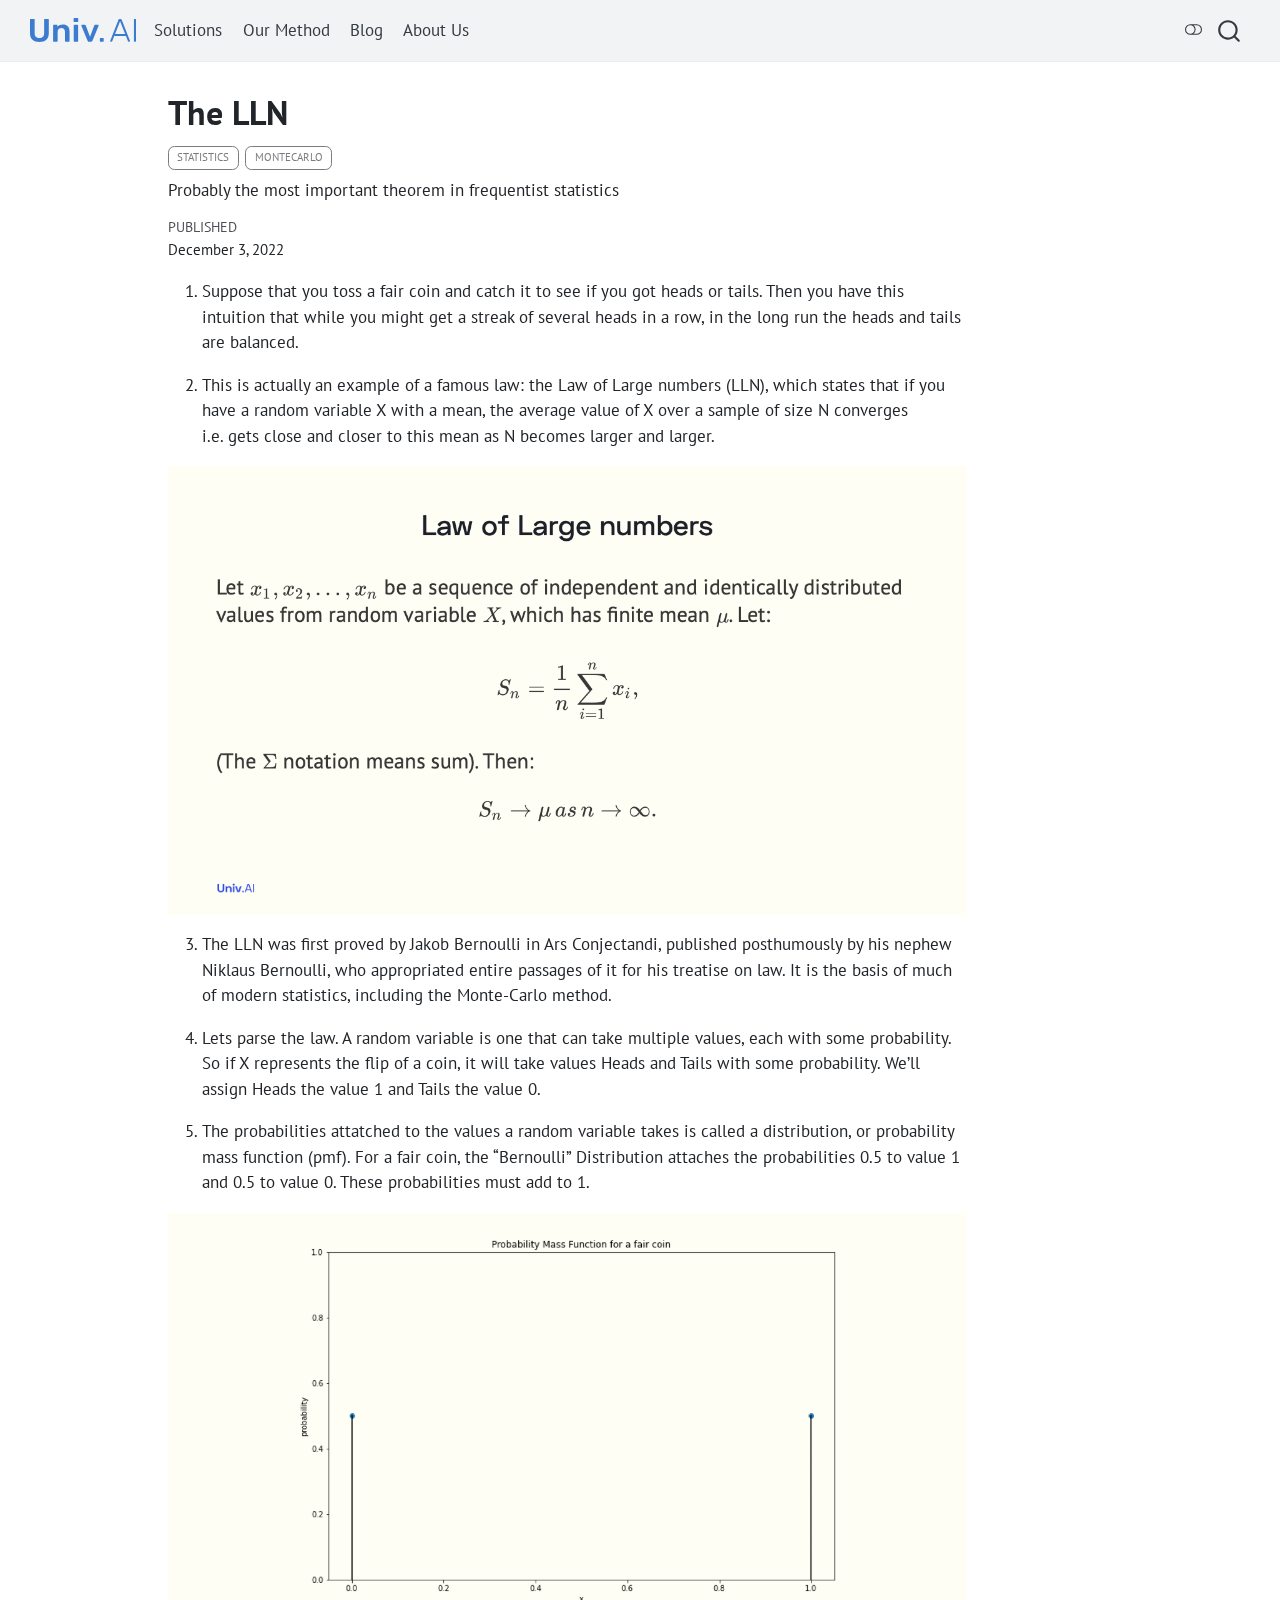
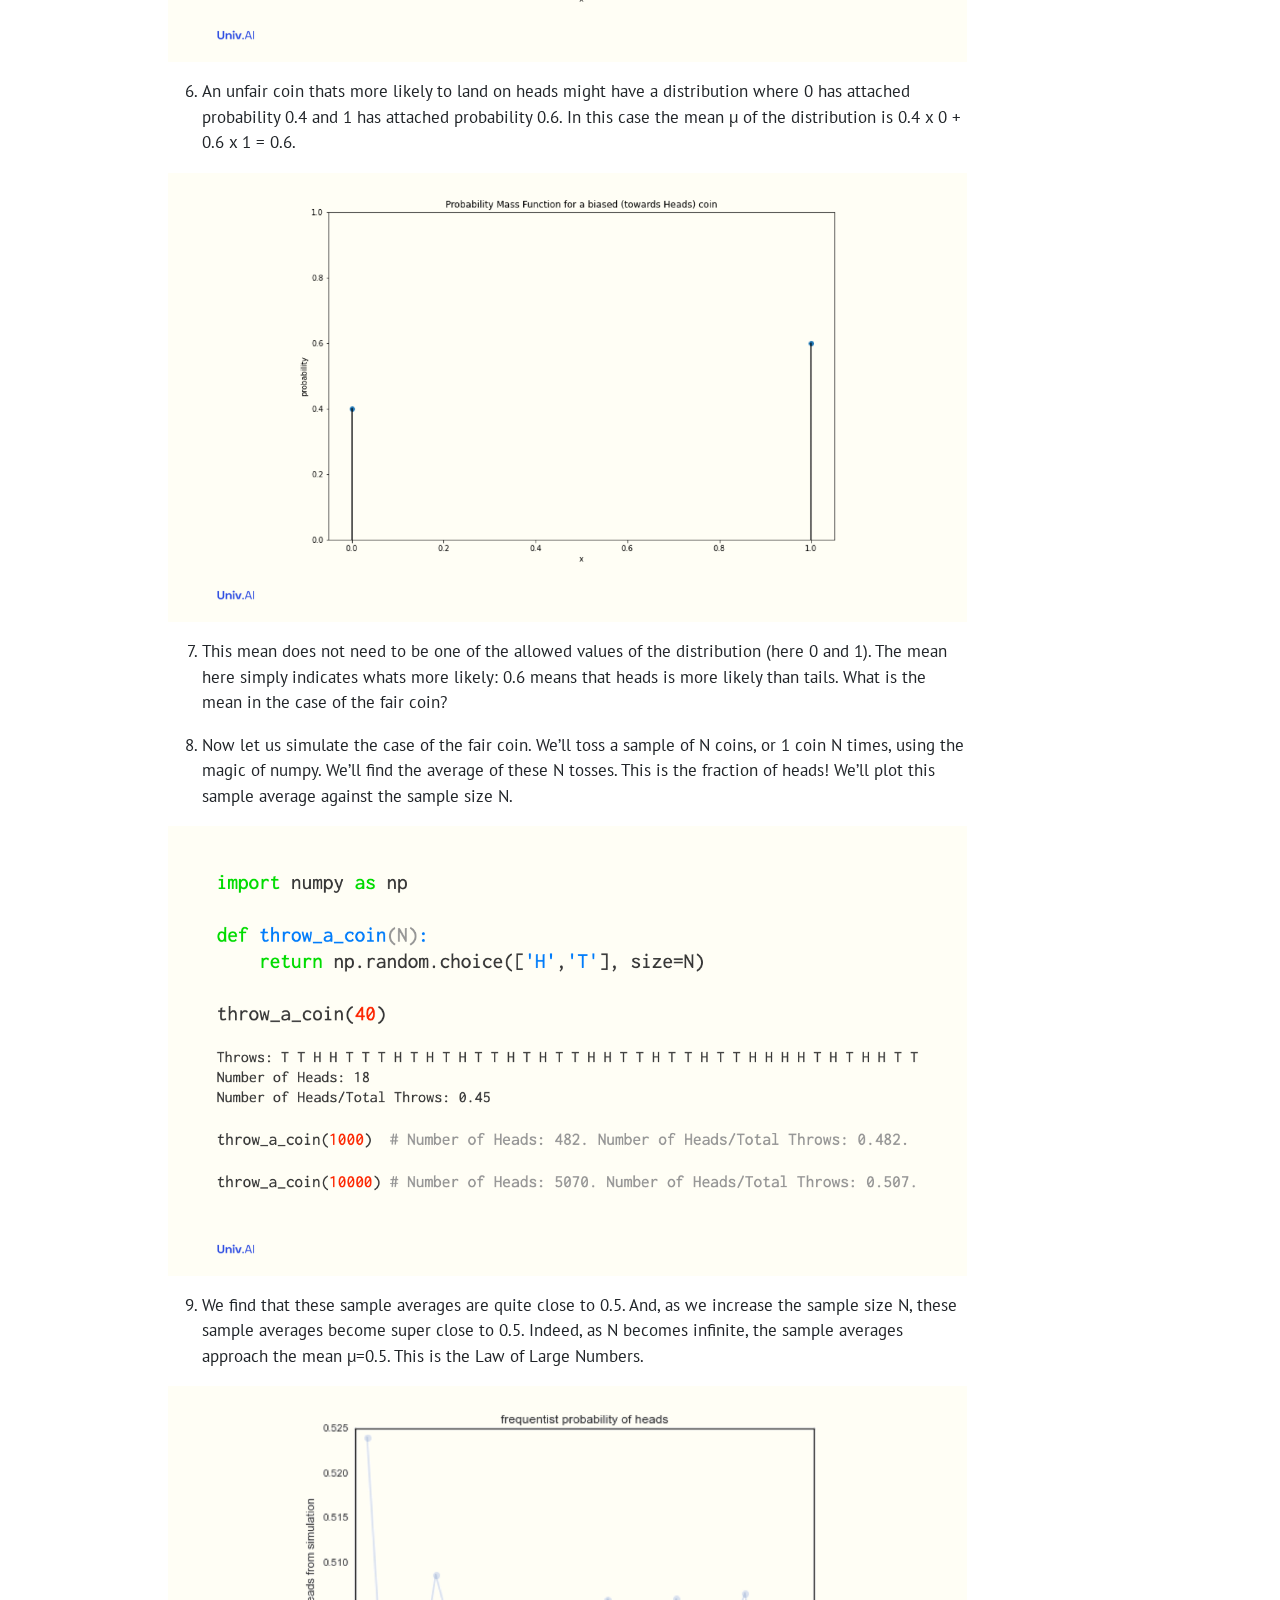
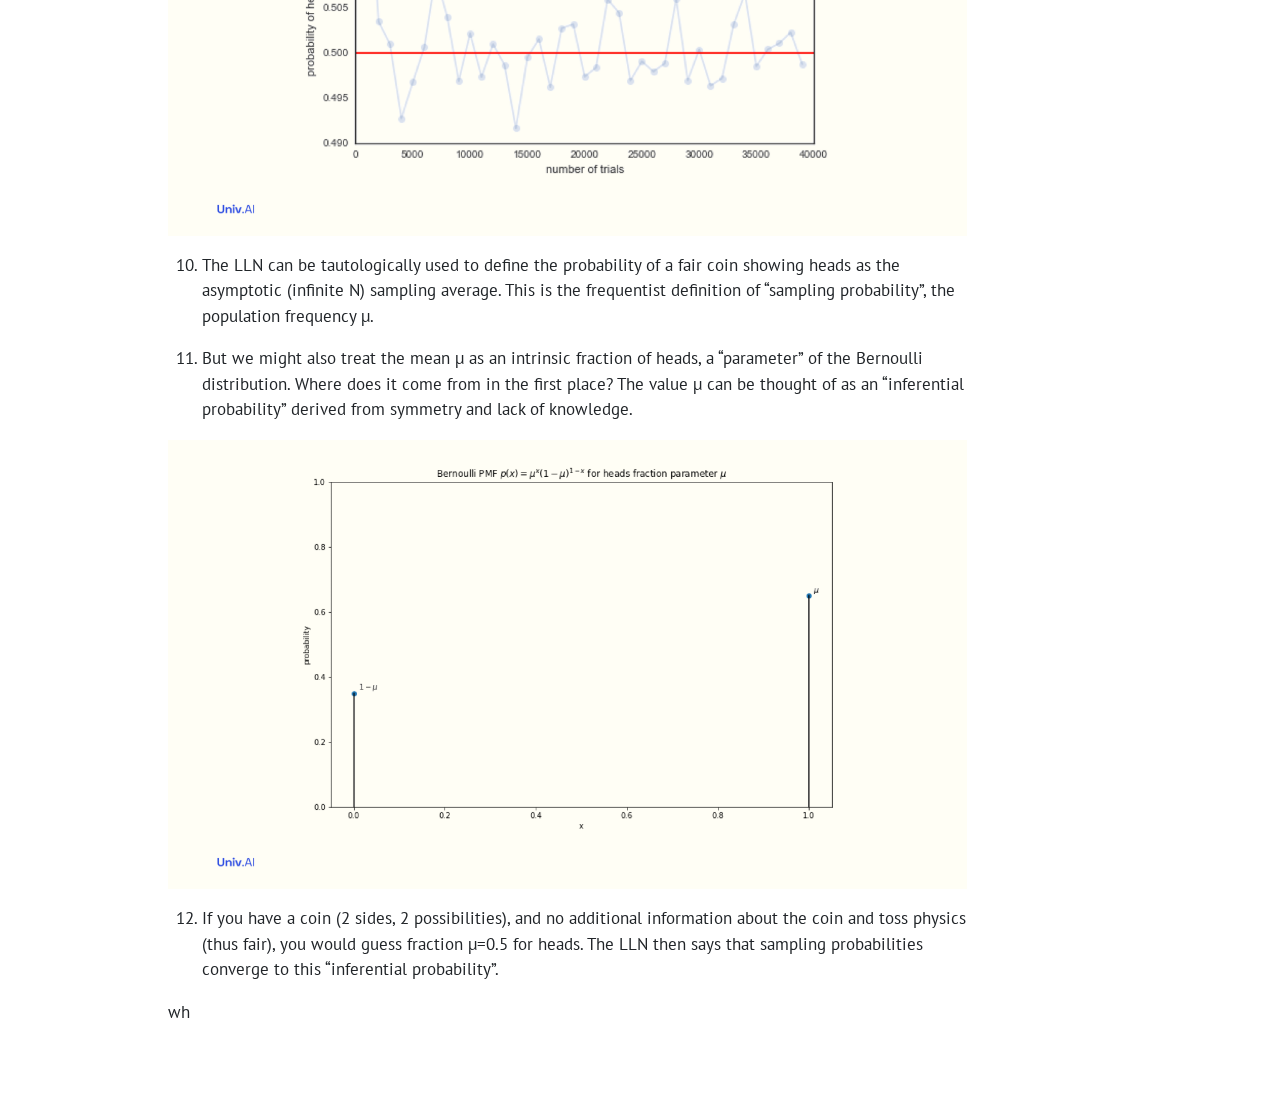
<file: posts/lawoflargenumbers.html>
<!DOCTYPE html>
<html xmlns="http://www.w3.org/1999/xhtml" lang="en" xml:lang="en"><head>

<meta charset="utf-8">
<meta name="generator" content="quarto-1.6.33">

<meta name="viewport" content="width=device-width, initial-scale=1.0, user-scalable=yes">

<meta name="dcterms.date" content="2022-12-03">
<meta name="description" content="Probably the most important theorem in frequentist statistics">

<title>The LLN</title>
<style>
code{white-space: pre-wrap;}
span.smallcaps{font-variant: small-caps;}
div.columns{display: flex; gap: min(4vw, 1.5em);}
div.column{flex: auto; overflow-x: auto;}
div.hanging-indent{margin-left: 1.5em; text-indent: -1.5em;}
ul.task-list{list-style: none;}
ul.task-list li input[type="checkbox"] {
  width: 0.8em;
  margin: 0 0.8em 0.2em -1em; /* quarto-specific, see https://github.com/quarto-dev/quarto-cli/issues/4556 */ 
  vertical-align: middle;
}
</style>


<script src="../site_libs/quarto-nav/quarto-nav.js"></script>
<script src="../site_libs/quarto-nav/headroom.min.js"></script>
<script src="../site_libs/clipboard/clipboard.min.js"></script>
<script src="../site_libs/quarto-search/autocomplete.umd.js"></script>
<script src="../site_libs/quarto-search/fuse.min.js"></script>
<script src="../site_libs/quarto-search/quarto-search.js"></script>
<meta name="quarto:offset" content="../">
<script src="../site_libs/quarto-html/quarto.js"></script>
<script src="../site_libs/quarto-html/popper.min.js"></script>
<script src="../site_libs/quarto-html/tippy.umd.min.js"></script>
<script src="../site_libs/quarto-html/anchor.min.js"></script>
<link href="../site_libs/quarto-html/tippy.css" rel="stylesheet">
<link href="../site_libs/quarto-html/quarto-syntax-highlighting-8fbfef52c731e7f4763bb8441ff75696.css" rel="stylesheet" class="quarto-color-scheme" id="quarto-text-highlighting-styles">
<link href="../site_libs/quarto-html/quarto-syntax-highlighting-dark-3273b7e1693e5a98c8689a0de0c02b78.css" rel="prefetch" class="quarto-color-scheme quarto-color-alternate" id="quarto-text-highlighting-styles">
<script src="../site_libs/bootstrap/bootstrap.min.js"></script>
<link href="../site_libs/bootstrap/bootstrap-icons.css" rel="stylesheet">
<link href="../site_libs/bootstrap/bootstrap-e0e863929912dceac91b8bb1934a3e6b.min.css" rel="stylesheet" append-hash="true" class="quarto-color-scheme" id="quarto-bootstrap" data-mode="light">
<link href="../site_libs/bootstrap/bootstrap-dark-2e1395b23d27e804863c0c2ee5e04254.min.css" rel="prefetch" append-hash="true" class="quarto-color-scheme quarto-color-alternate" id="quarto-bootstrap" data-mode="dark">
<script id="quarto-search-options" type="application/json">{
  "location": "navbar",
  "copy-button": false,
  "collapse-after": 3,
  "panel-placement": "end",
  "type": "overlay",
  "limit": 50,
  "keyboard-shortcut": [
    "f",
    "/",
    "s"
  ],
  "show-item-context": false,
  "language": {
    "search-no-results-text": "No results",
    "search-matching-documents-text": "matching documents",
    "search-copy-link-title": "Copy link to search",
    "search-hide-matches-text": "Hide additional matches",
    "search-more-match-text": "more match in this document",
    "search-more-matches-text": "more matches in this document",
    "search-clear-button-title": "Clear",
    "search-text-placeholder": "",
    "search-detached-cancel-button-title": "Cancel",
    "search-submit-button-title": "Submit",
    "search-label": "Search"
  }
}</script>
<link rel="icon" type="image/svg" href="../assets/favicon.svg">
<script>
  function toggleDarkMode() {
    document.body.classList.toggle('dark');
    // Store preference
    if (document.body.classList.contains('dark')) {
      localStorage.setItem('quarto-color-scheme', 'dark');
    } else {
      localStorage.setItem('quarto-color-scheme', 'light');
    }
  }

  // Check for stored preference
  if (localStorage.getItem('quarto-color-scheme') === 'dark') {
    document.body.classList.add('dark');
  }
</script>


<link rel="stylesheet" href="../output.css">
<link rel="stylesheet" href="../styles.css">
</head>

<body class="nav-fixed">

<div id="quarto-search-results"></div>
  <header id="quarto-header" class="headroom fixed-top">
    <nav class="navbar navbar-expand-lg " data-bs-theme="dark">
      <div class="navbar-container container-fluid">
      <div class="navbar-brand-container mx-auto">
    <a href="../index.html" class="navbar-brand navbar-brand-logo">
    <img src="../assets/bluelogo.svg" alt="" class="navbar-logo">
    </a>
  </div>
            <div id="quarto-search" class="" title="Search"></div>
          <button class="navbar-toggler" type="button" data-bs-toggle="collapse" data-bs-target="#navbarCollapse" aria-controls="navbarCollapse" role="menu" aria-expanded="false" aria-label="Toggle navigation" onclick="if (window.quartoToggleHeadroom) { window.quartoToggleHeadroom(); }">
  <span class="navbar-toggler-icon"></span>
</button>
          <div class="collapse navbar-collapse" id="navbarCollapse">
            <ul class="navbar-nav navbar-nav-scroll me-auto">
  <li class="nav-item">
    <a class="nav-link" href="../verticals.html"> 
<span class="menu-text">Solutions</span></a>
  </li>  
  <li class="nav-item">
    <a class="nav-link" href="../methods.html"> 
<span class="menu-text">Our Method</span></a>
  </li>  
  <li class="nav-item">
    <a class="nav-link" href="../posts.html"> 
<span class="menu-text">Blog</span></a>
  </li>  
  <li class="nav-item">
    <a class="nav-link" href="../about.html"> 
<span class="menu-text">About Us</span></a>
  </li>  
</ul>
          </div> <!-- /navcollapse -->
            <div class="quarto-navbar-tools">
  <a href="" class="quarto-color-scheme-toggle quarto-navigation-tool  px-1" onclick="window.quartoToggleColorScheme(); return false;" title="Toggle dark mode"><i class="bi"></i></a>
</div>
      </div> <!-- /container-fluid -->
    </nav>
</header>
<!-- content -->
<div id="quarto-content" class="quarto-container page-columns page-rows-contents page-layout-article page-navbar">
<!-- sidebar -->
<!-- margin-sidebar -->
    <div id="quarto-margin-sidebar" class="sidebar margin-sidebar zindex-bottom">
        
    </div>
<!-- main -->
<main class="content" id="quarto-document-content">

<header id="title-block-header" class="quarto-title-block default">
<div class="quarto-title">
<h1 class="title">The LLN</h1>
  <div class="quarto-categories">
    <div class="quarto-category">Statistics</div>
    <div class="quarto-category">MonteCarlo</div>
  </div>
  </div>

<div>
  <div class="description">
    Probably the most important theorem in frequentist statistics
  </div>
</div>


<div class="quarto-title-meta">

    
    <div>
    <div class="quarto-title-meta-heading">Published</div>
    <div class="quarto-title-meta-contents">
      <p class="date">December 3, 2022</p>
    </div>
  </div>
  
    
  </div>
  


</header>


<ol type="1">
<li><p>Suppose that you toss a fair coin and catch it to see if you got heads or tails. Then you have this intuition that while you might get a streak of several heads in a row, in the long run the heads and tails are balanced.</p></li>
<li><p>This is actually an example of a famous law: the Law of Large numbers (LLN), which states that if you have a random variable X with a mean, the average value of X over a sample of size N converges i.e.&nbsp;gets close and closer to this mean as N becomes larger and larger.</p></li>
</ol>
<p><img src="../assets/lawoflargenumbers/2.png" class="img-fluid"></p>
<ol start="3" type="1">
<li><p>The LLN was first proved by Jakob Bernoulli in Ars Conjectandi, published posthumously by his nephew Niklaus Bernoulli, who appropriated entire passages of it for his treatise on law. It is the basis of much of modern statistics, including the Monte-Carlo method.</p></li>
<li><p>Lets parse the law. A random variable is one that can take multiple values, each with some probability. So if X represents the flip of a coin, it will take values Heads and Tails with some probability. We’ll assign Heads the value 1 and Tails the value 0.</p></li>
<li><p>The probabilities attatched to the values a random variable takes is called a distribution, or probability mass function (pmf). For a fair coin, the “Bernoulli” Distribution attaches the probabilities 0.5 to value 1 and 0.5 to value 0. These probabilities must add to 1.</p></li>
</ol>
<p><img src="../assets/lawoflargenumbers/5.png" class="img-fluid"></p>
<ol start="6" type="1">
<li>An unfair coin thats more likely to land on heads might have a distribution where 0 has attached probability 0.4 and 1 has attached probability 0.6. In this case the mean µ of the distribution is 0.4 x 0 + 0.6 x 1 = 0.6.</li>
</ol>
<p><img src="../assets/lawoflargenumbers/6.png" class="img-fluid"></p>
<ol start="7" type="1">
<li><p>This mean does not need to be one of the allowed values of the distribution (here 0 and 1). The mean here simply indicates whats more likely: 0.6 means that heads is more likely than tails. What is the mean in the case of the fair coin?</p></li>
<li><p>Now let us simulate the case of the fair coin. We’ll toss a sample of N coins, or 1 coin N times, using the magic of numpy. We’ll find the average of these N tosses. This is the fraction of heads! We’ll plot this sample average against the sample size N.</p></li>
</ol>
<p><img src="../assets/lawoflargenumbers/8.png" class="img-fluid"></p>
<ol start="9" type="1">
<li>We find that these sample averages are quite close to 0.5. And, as we increase the sample size N, these sample averages become super close to 0.5. Indeed, as N becomes infinite, the sample averages approach the mean µ=0.5. This is the Law of Large Numbers.</li>
</ol>
<p><img src="../assets/lawoflargenumbers/9.png" class="img-fluid"></p>
<ol start="10" type="1">
<li><p>The LLN can be tautologically used to define the probability of a fair coin showing heads as the asymptotic (infinite N) sampling average. This is the frequentist definition of “sampling probability”, the population frequency µ.</p></li>
<li><p>But we might also treat the mean µ as an intrinsic fraction of heads, a “parameter” of the Bernoulli distribution. Where does it come from in the first place? The value µ can be thought of as an “inferential probability” derived from symmetry and lack of knowledge.</p></li>
</ol>
<p><img src="../assets/lawoflargenumbers/11.png" class="img-fluid"></p>
<ol start="12" type="1">
<li>If you have a coin (2 sides, 2 possibilities), and no additional information about the coin and toss physics (thus fair), you would guess fraction µ=0.5 for heads. The LLN then says that sampling probabilities converge to this “inferential probability”.</li>
</ol>
<p>wh</p>



</main> <!-- /main -->
<script id="quarto-html-after-body" type="application/javascript">
window.document.addEventListener("DOMContentLoaded", function (event) {
  const toggleBodyColorMode = (bsSheetEl) => {
    const mode = bsSheetEl.getAttribute("data-mode");
    const bodyEl = window.document.querySelector("body");
    if (mode === "dark") {
      bodyEl.classList.add("quarto-dark");
      bodyEl.classList.remove("quarto-light");
    } else {
      bodyEl.classList.add("quarto-light");
      bodyEl.classList.remove("quarto-dark");
    }
  }
  const toggleBodyColorPrimary = () => {
    const bsSheetEl = window.document.querySelector("link#quarto-bootstrap");
    if (bsSheetEl) {
      toggleBodyColorMode(bsSheetEl);
    }
  }
  toggleBodyColorPrimary();  
  const disableStylesheet = (stylesheets) => {
    for (let i=0; i < stylesheets.length; i++) {
      const stylesheet = stylesheets[i];
      stylesheet.rel = 'prefetch';
    }
  }
  const enableStylesheet = (stylesheets) => {
    for (let i=0; i < stylesheets.length; i++) {
      const stylesheet = stylesheets[i];
      stylesheet.rel = 'stylesheet';
    }
  }
  const manageTransitions = (selector, allowTransitions) => {
    const els = window.document.querySelectorAll(selector);
    for (let i=0; i < els.length; i++) {
      const el = els[i];
      if (allowTransitions) {
        el.classList.remove('notransition');
      } else {
        el.classList.add('notransition');
      }
    }
  }
  const toggleGiscusIfUsed = (isAlternate, darkModeDefault) => {
    const baseTheme = document.querySelector('#giscus-base-theme')?.value ?? 'light';
    const alternateTheme = document.querySelector('#giscus-alt-theme')?.value ?? 'dark';
    let newTheme = '';
    if(darkModeDefault) {
      newTheme = isAlternate ? baseTheme : alternateTheme;
    } else {
      newTheme = isAlternate ? alternateTheme : baseTheme;
    }
    const changeGiscusTheme = () => {
      // From: https://github.com/giscus/giscus/issues/336
      const sendMessage = (message) => {
        const iframe = document.querySelector('iframe.giscus-frame');
        if (!iframe) return;
        iframe.contentWindow.postMessage({ giscus: message }, 'https://giscus.app');
      }
      sendMessage({
        setConfig: {
          theme: newTheme
        }
      });
    }
    const isGiscussLoaded = window.document.querySelector('iframe.giscus-frame') !== null;
    if (isGiscussLoaded) {
      changeGiscusTheme();
    }
  }
  const toggleColorMode = (alternate) => {
    // Switch the stylesheets
    const alternateStylesheets = window.document.querySelectorAll('link.quarto-color-scheme.quarto-color-alternate');
    manageTransitions('#quarto-margin-sidebar .nav-link', false);
    if (alternate) {
      enableStylesheet(alternateStylesheets);
      for (const sheetNode of alternateStylesheets) {
        if (sheetNode.id === "quarto-bootstrap") {
          toggleBodyColorMode(sheetNode);
        }
      }
    } else {
      disableStylesheet(alternateStylesheets);
      toggleBodyColorPrimary();
    }
    manageTransitions('#quarto-margin-sidebar .nav-link', true);
    // Switch the toggles
    const toggles = window.document.querySelectorAll('.quarto-color-scheme-toggle');
    for (let i=0; i < toggles.length; i++) {
      const toggle = toggles[i];
      if (toggle) {
        if (alternate) {
          toggle.classList.add("alternate");     
        } else {
          toggle.classList.remove("alternate");
        }
      }
    }
    // Hack to workaround the fact that safari doesn't
    // properly recolor the scrollbar when toggling (#1455)
    if (navigator.userAgent.indexOf('Safari') > 0 && navigator.userAgent.indexOf('Chrome') == -1) {
      manageTransitions("body", false);
      window.scrollTo(0, 1);
      setTimeout(() => {
        window.scrollTo(0, 0);
        manageTransitions("body", true);
      }, 40);  
    }
  }
  const isFileUrl = () => { 
    return window.location.protocol === 'file:';
  }
  const hasAlternateSentinel = () => {  
    let styleSentinel = getColorSchemeSentinel();
    if (styleSentinel !== null) {
      return styleSentinel === "alternate";
    } else {
      return false;
    }
  }
  const setStyleSentinel = (alternate) => {
    const value = alternate ? "alternate" : "default";
    if (!isFileUrl()) {
      window.localStorage.setItem("quarto-color-scheme", value);
    } else {
      localAlternateSentinel = value;
    }
  }
  const getColorSchemeSentinel = () => {
    if (!isFileUrl()) {
      const storageValue = window.localStorage.getItem("quarto-color-scheme");
      return storageValue != null ? storageValue : localAlternateSentinel;
    } else {
      return localAlternateSentinel;
    }
  }
  const darkModeDefault = false;
  let localAlternateSentinel = darkModeDefault ? 'alternate' : 'default';
  // Dark / light mode switch
  window.quartoToggleColorScheme = () => {
    // Read the current dark / light value 
    let toAlternate = !hasAlternateSentinel();
    toggleColorMode(toAlternate);
    setStyleSentinel(toAlternate);
    toggleGiscusIfUsed(toAlternate, darkModeDefault);
  };
  // Ensure there is a toggle, if there isn't float one in the top right
  if (window.document.querySelector('.quarto-color-scheme-toggle') === null) {
    const a = window.document.createElement('a');
    a.classList.add('top-right');
    a.classList.add('quarto-color-scheme-toggle');
    a.href = "";
    a.onclick = function() { try { window.quartoToggleColorScheme(); } catch {} return false; };
    const i = window.document.createElement("i");
    i.classList.add('bi');
    a.appendChild(i);
    window.document.body.appendChild(a);
  }
  // Switch to dark mode if need be
  if (hasAlternateSentinel()) {
    toggleColorMode(true);
  } else {
    toggleColorMode(false);
  }
  const icon = "";
  const anchorJS = new window.AnchorJS();
  anchorJS.options = {
    placement: 'right',
    icon: icon
  };
  anchorJS.add('.anchored');
  const isCodeAnnotation = (el) => {
    for (const clz of el.classList) {
      if (clz.startsWith('code-annotation-')) {                     
        return true;
      }
    }
    return false;
  }
  const onCopySuccess = function(e) {
    // button target
    const button = e.trigger;
    // don't keep focus
    button.blur();
    // flash "checked"
    button.classList.add('code-copy-button-checked');
    var currentTitle = button.getAttribute("title");
    button.setAttribute("title", "Copied!");
    let tooltip;
    if (window.bootstrap) {
      button.setAttribute("data-bs-toggle", "tooltip");
      button.setAttribute("data-bs-placement", "left");
      button.setAttribute("data-bs-title", "Copied!");
      tooltip = new bootstrap.Tooltip(button, 
        { trigger: "manual", 
          customClass: "code-copy-button-tooltip",
          offset: [0, -8]});
      tooltip.show();    
    }
    setTimeout(function() {
      if (tooltip) {
        tooltip.hide();
        button.removeAttribute("data-bs-title");
        button.removeAttribute("data-bs-toggle");
        button.removeAttribute("data-bs-placement");
      }
      button.setAttribute("title", currentTitle);
      button.classList.remove('code-copy-button-checked');
    }, 1000);
    // clear code selection
    e.clearSelection();
  }
  const getTextToCopy = function(trigger) {
      const codeEl = trigger.previousElementSibling.cloneNode(true);
      for (const childEl of codeEl.children) {
        if (isCodeAnnotation(childEl)) {
          childEl.remove();
        }
      }
      return codeEl.innerText;
  }
  const clipboard = new window.ClipboardJS('.code-copy-button:not([data-in-quarto-modal])', {
    text: getTextToCopy
  });
  clipboard.on('success', onCopySuccess);
  if (window.document.getElementById('quarto-embedded-source-code-modal')) {
    // For code content inside modals, clipBoardJS needs to be initialized with a container option
    // TODO: Check when it could be a function (https://github.com/zenorocha/clipboard.js/issues/860)
    const clipboardModal = new window.ClipboardJS('.code-copy-button[data-in-quarto-modal]', {
      text: getTextToCopy,
      container: window.document.getElementById('quarto-embedded-source-code-modal')
    });
    clipboardModal.on('success', onCopySuccess);
  }
    var localhostRegex = new RegExp(/^(?:http|https):\/\/localhost\:?[0-9]*\//);
    var mailtoRegex = new RegExp(/^mailto:/);
      var filterRegex = new RegExp('/' + window.location.host + '/');
    var isInternal = (href) => {
        return filterRegex.test(href) || localhostRegex.test(href) || mailtoRegex.test(href);
    }
    // Inspect non-navigation links and adorn them if external
 	var links = window.document.querySelectorAll('a[href]:not(.nav-link):not(.navbar-brand):not(.toc-action):not(.sidebar-link):not(.sidebar-item-toggle):not(.pagination-link):not(.no-external):not([aria-hidden]):not(.dropdown-item):not(.quarto-navigation-tool):not(.about-link)');
    for (var i=0; i<links.length; i++) {
      const link = links[i];
      if (!isInternal(link.href)) {
        // undo the damage that might have been done by quarto-nav.js in the case of
        // links that we want to consider external
        if (link.dataset.originalHref !== undefined) {
          link.href = link.dataset.originalHref;
        }
      }
    }
  function tippyHover(el, contentFn, onTriggerFn, onUntriggerFn) {
    const config = {
      allowHTML: true,
      maxWidth: 500,
      delay: 100,
      arrow: false,
      appendTo: function(el) {
          return el.parentElement;
      },
      interactive: true,
      interactiveBorder: 10,
      theme: 'quarto',
      placement: 'bottom-start',
    };
    if (contentFn) {
      config.content = contentFn;
    }
    if (onTriggerFn) {
      config.onTrigger = onTriggerFn;
    }
    if (onUntriggerFn) {
      config.onUntrigger = onUntriggerFn;
    }
    window.tippy(el, config); 
  }
  const noterefs = window.document.querySelectorAll('a[role="doc-noteref"]');
  for (var i=0; i<noterefs.length; i++) {
    const ref = noterefs[i];
    tippyHover(ref, function() {
      // use id or data attribute instead here
      let href = ref.getAttribute('data-footnote-href') || ref.getAttribute('href');
      try { href = new URL(href).hash; } catch {}
      const id = href.replace(/^#\/?/, "");
      const note = window.document.getElementById(id);
      if (note) {
        return note.innerHTML;
      } else {
        return "";
      }
    });
  }
  const xrefs = window.document.querySelectorAll('a.quarto-xref');
  const processXRef = (id, note) => {
    // Strip column container classes
    const stripColumnClz = (el) => {
      el.classList.remove("page-full", "page-columns");
      if (el.children) {
        for (const child of el.children) {
          stripColumnClz(child);
        }
      }
    }
    stripColumnClz(note)
    if (id === null || id.startsWith('sec-')) {
      // Special case sections, only their first couple elements
      const container = document.createElement("div");
      if (note.children && note.children.length > 2) {
        container.appendChild(note.children[0].cloneNode(true));
        for (let i = 1; i < note.children.length; i++) {
          const child = note.children[i];
          if (child.tagName === "P" && child.innerText === "") {
            continue;
          } else {
            container.appendChild(child.cloneNode(true));
            break;
          }
        }
        if (window.Quarto?.typesetMath) {
          window.Quarto.typesetMath(container);
        }
        return container.innerHTML
      } else {
        if (window.Quarto?.typesetMath) {
          window.Quarto.typesetMath(note);
        }
        return note.innerHTML;
      }
    } else {
      // Remove any anchor links if they are present
      const anchorLink = note.querySelector('a.anchorjs-link');
      if (anchorLink) {
        anchorLink.remove();
      }
      if (window.Quarto?.typesetMath) {
        window.Quarto.typesetMath(note);
      }
      // TODO in 1.5, we should make sure this works without a callout special case
      if (note.classList.contains("callout")) {
        return note.outerHTML;
      } else {
        return note.innerHTML;
      }
    }
  }
  for (var i=0; i<xrefs.length; i++) {
    const xref = xrefs[i];
    tippyHover(xref, undefined, function(instance) {
      instance.disable();
      let url = xref.getAttribute('href');
      let hash = undefined; 
      if (url.startsWith('#')) {
        hash = url;
      } else {
        try { hash = new URL(url).hash; } catch {}
      }
      if (hash) {
        const id = hash.replace(/^#\/?/, "");
        const note = window.document.getElementById(id);
        if (note !== null) {
          try {
            const html = processXRef(id, note.cloneNode(true));
            instance.setContent(html);
          } finally {
            instance.enable();
            instance.show();
          }
        } else {
          // See if we can fetch this
          fetch(url.split('#')[0])
          .then(res => res.text())
          .then(html => {
            const parser = new DOMParser();
            const htmlDoc = parser.parseFromString(html, "text/html");
            const note = htmlDoc.getElementById(id);
            if (note !== null) {
              const html = processXRef(id, note);
              instance.setContent(html);
            } 
          }).finally(() => {
            instance.enable();
            instance.show();
          });
        }
      } else {
        // See if we can fetch a full url (with no hash to target)
        // This is a special case and we should probably do some content thinning / targeting
        fetch(url)
        .then(res => res.text())
        .then(html => {
          const parser = new DOMParser();
          const htmlDoc = parser.parseFromString(html, "text/html");
          const note = htmlDoc.querySelector('main.content');
          if (note !== null) {
            // This should only happen for chapter cross references
            // (since there is no id in the URL)
            // remove the first header
            if (note.children.length > 0 && note.children[0].tagName === "HEADER") {
              note.children[0].remove();
            }
            const html = processXRef(null, note);
            instance.setContent(html);
          } 
        }).finally(() => {
          instance.enable();
          instance.show();
        });
      }
    }, function(instance) {
    });
  }
      let selectedAnnoteEl;
      const selectorForAnnotation = ( cell, annotation) => {
        let cellAttr = 'data-code-cell="' + cell + '"';
        let lineAttr = 'data-code-annotation="' +  annotation + '"';
        const selector = 'span[' + cellAttr + '][' + lineAttr + ']';
        return selector;
      }
      const selectCodeLines = (annoteEl) => {
        const doc = window.document;
        const targetCell = annoteEl.getAttribute("data-target-cell");
        const targetAnnotation = annoteEl.getAttribute("data-target-annotation");
        const annoteSpan = window.document.querySelector(selectorForAnnotation(targetCell, targetAnnotation));
        const lines = annoteSpan.getAttribute("data-code-lines").split(",");
        const lineIds = lines.map((line) => {
          return targetCell + "-" + line;
        })
        let top = null;
        let height = null;
        let parent = null;
        if (lineIds.length > 0) {
            //compute the position of the single el (top and bottom and make a div)
            const el = window.document.getElementById(lineIds[0]);
            top = el.offsetTop;
            height = el.offsetHeight;
            parent = el.parentElement.parentElement;
          if (lineIds.length > 1) {
            const lastEl = window.document.getElementById(lineIds[lineIds.length - 1]);
            const bottom = lastEl.offsetTop + lastEl.offsetHeight;
            height = bottom - top;
          }
          if (top !== null && height !== null && parent !== null) {
            // cook up a div (if necessary) and position it 
            let div = window.document.getElementById("code-annotation-line-highlight");
            if (div === null) {
              div = window.document.createElement("div");
              div.setAttribute("id", "code-annotation-line-highlight");
              div.style.position = 'absolute';
              parent.appendChild(div);
            }
            div.style.top = top - 2 + "px";
            div.style.height = height + 4 + "px";
            div.style.left = 0;
            let gutterDiv = window.document.getElementById("code-annotation-line-highlight-gutter");
            if (gutterDiv === null) {
              gutterDiv = window.document.createElement("div");
              gutterDiv.setAttribute("id", "code-annotation-line-highlight-gutter");
              gutterDiv.style.position = 'absolute';
              const codeCell = window.document.getElementById(targetCell);
              const gutter = codeCell.querySelector('.code-annotation-gutter');
              gutter.appendChild(gutterDiv);
            }
            gutterDiv.style.top = top - 2 + "px";
            gutterDiv.style.height = height + 4 + "px";
          }
          selectedAnnoteEl = annoteEl;
        }
      };
      const unselectCodeLines = () => {
        const elementsIds = ["code-annotation-line-highlight", "code-annotation-line-highlight-gutter"];
        elementsIds.forEach((elId) => {
          const div = window.document.getElementById(elId);
          if (div) {
            div.remove();
          }
        });
        selectedAnnoteEl = undefined;
      };
        // Handle positioning of the toggle
    window.addEventListener(
      "resize",
      throttle(() => {
        elRect = undefined;
        if (selectedAnnoteEl) {
          selectCodeLines(selectedAnnoteEl);
        }
      }, 10)
    );
    function throttle(fn, ms) {
    let throttle = false;
    let timer;
      return (...args) => {
        if(!throttle) { // first call gets through
            fn.apply(this, args);
            throttle = true;
        } else { // all the others get throttled
            if(timer) clearTimeout(timer); // cancel #2
            timer = setTimeout(() => {
              fn.apply(this, args);
              timer = throttle = false;
            }, ms);
        }
      };
    }
      // Attach click handler to the DT
      const annoteDls = window.document.querySelectorAll('dt[data-target-cell]');
      for (const annoteDlNode of annoteDls) {
        annoteDlNode.addEventListener('click', (event) => {
          const clickedEl = event.target;
          if (clickedEl !== selectedAnnoteEl) {
            unselectCodeLines();
            const activeEl = window.document.querySelector('dt[data-target-cell].code-annotation-active');
            if (activeEl) {
              activeEl.classList.remove('code-annotation-active');
            }
            selectCodeLines(clickedEl);
            clickedEl.classList.add('code-annotation-active');
          } else {
            // Unselect the line
            unselectCodeLines();
            clickedEl.classList.remove('code-annotation-active');
          }
        });
      }
  const findCites = (el) => {
    const parentEl = el.parentElement;
    if (parentEl) {
      const cites = parentEl.dataset.cites;
      if (cites) {
        return {
          el,
          cites: cites.split(' ')
        };
      } else {
        return findCites(el.parentElement)
      }
    } else {
      return undefined;
    }
  };
  var bibliorefs = window.document.querySelectorAll('a[role="doc-biblioref"]');
  for (var i=0; i<bibliorefs.length; i++) {
    const ref = bibliorefs[i];
    const citeInfo = findCites(ref);
    if (citeInfo) {
      tippyHover(citeInfo.el, function() {
        var popup = window.document.createElement('div');
        citeInfo.cites.forEach(function(cite) {
          var citeDiv = window.document.createElement('div');
          citeDiv.classList.add('hanging-indent');
          citeDiv.classList.add('csl-entry');
          var biblioDiv = window.document.getElementById('ref-' + cite);
          if (biblioDiv) {
            citeDiv.innerHTML = biblioDiv.innerHTML;
          }
          popup.appendChild(citeDiv);
        });
        return popup.innerHTML;
      });
    }
  }
});
</script>
</div> <!-- /content -->




</body></html>
</file>
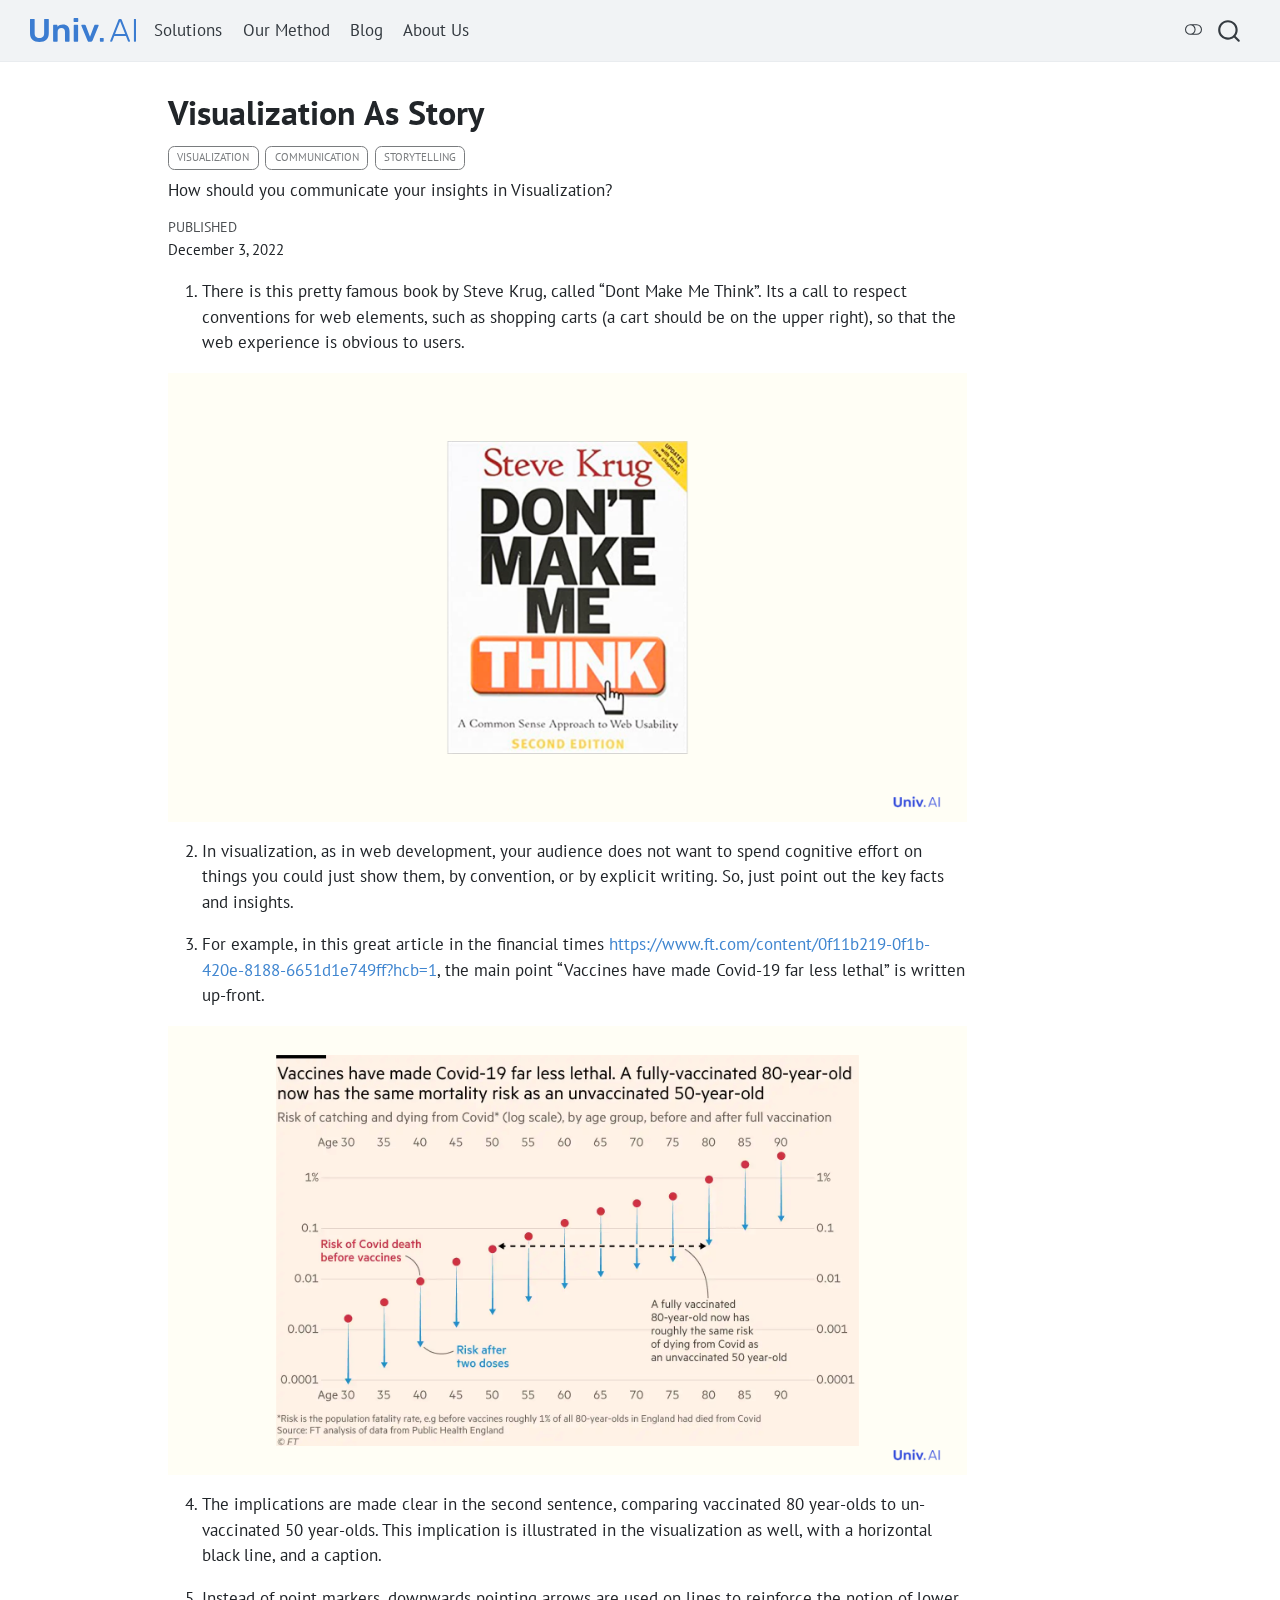
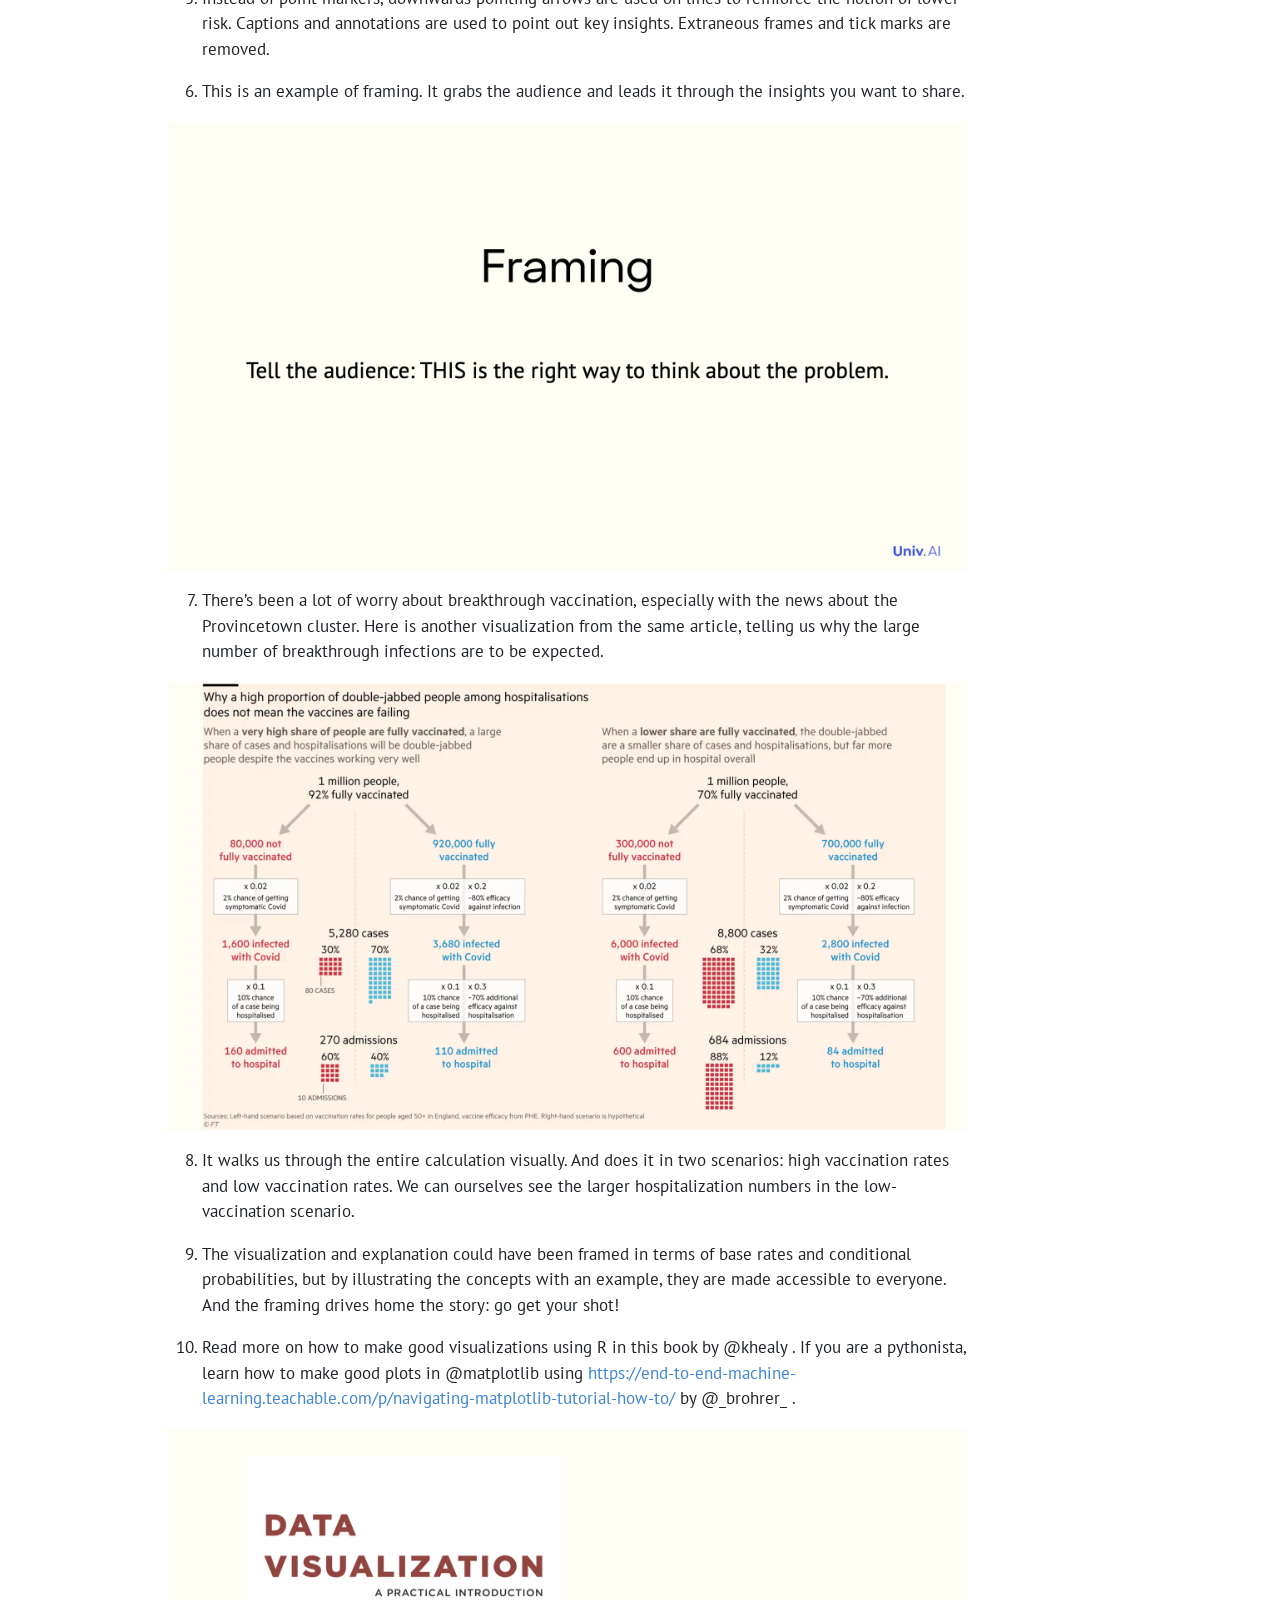
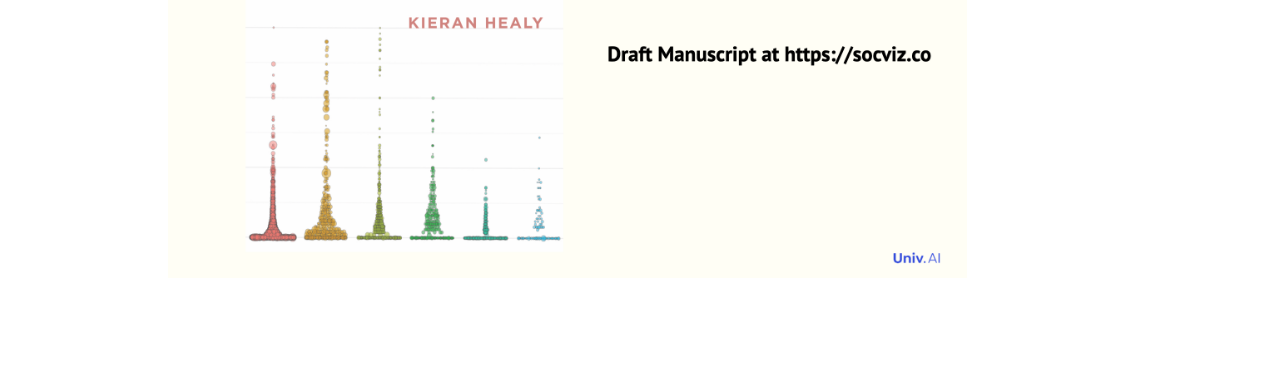
<file: posts/vizasstory.html>
<!DOCTYPE html>
<html xmlns="http://www.w3.org/1999/xhtml" lang="en" xml:lang="en"><head>

<meta charset="utf-8">
<meta name="generator" content="quarto-1.6.33">

<meta name="viewport" content="width=device-width, initial-scale=1.0, user-scalable=yes">

<meta name="dcterms.date" content="2022-12-03">
<meta name="description" content="How should you communicate your insights in Visualization?">

<title>Visualization As Story</title>
<style>
code{white-space: pre-wrap;}
span.smallcaps{font-variant: small-caps;}
div.columns{display: flex; gap: min(4vw, 1.5em);}
div.column{flex: auto; overflow-x: auto;}
div.hanging-indent{margin-left: 1.5em; text-indent: -1.5em;}
ul.task-list{list-style: none;}
ul.task-list li input[type="checkbox"] {
  width: 0.8em;
  margin: 0 0.8em 0.2em -1em; /* quarto-specific, see https://github.com/quarto-dev/quarto-cli/issues/4556 */ 
  vertical-align: middle;
}
</style>


<script src="../site_libs/quarto-nav/quarto-nav.js"></script>
<script src="../site_libs/quarto-nav/headroom.min.js"></script>
<script src="../site_libs/clipboard/clipboard.min.js"></script>
<script src="../site_libs/quarto-search/autocomplete.umd.js"></script>
<script src="../site_libs/quarto-search/fuse.min.js"></script>
<script src="../site_libs/quarto-search/quarto-search.js"></script>
<meta name="quarto:offset" content="../">
<script src="../site_libs/quarto-html/quarto.js"></script>
<script src="../site_libs/quarto-html/popper.min.js"></script>
<script src="../site_libs/quarto-html/tippy.umd.min.js"></script>
<script src="../site_libs/quarto-html/anchor.min.js"></script>
<link href="../site_libs/quarto-html/tippy.css" rel="stylesheet">
<link href="../site_libs/quarto-html/quarto-syntax-highlighting-8fbfef52c731e7f4763bb8441ff75696.css" rel="stylesheet" class="quarto-color-scheme" id="quarto-text-highlighting-styles">
<link href="../site_libs/quarto-html/quarto-syntax-highlighting-dark-3273b7e1693e5a98c8689a0de0c02b78.css" rel="prefetch" class="quarto-color-scheme quarto-color-alternate" id="quarto-text-highlighting-styles">
<script src="../site_libs/bootstrap/bootstrap.min.js"></script>
<link href="../site_libs/bootstrap/bootstrap-icons.css" rel="stylesheet">
<link href="../site_libs/bootstrap/bootstrap-e0e863929912dceac91b8bb1934a3e6b.min.css" rel="stylesheet" append-hash="true" class="quarto-color-scheme" id="quarto-bootstrap" data-mode="light">
<link href="../site_libs/bootstrap/bootstrap-dark-2e1395b23d27e804863c0c2ee5e04254.min.css" rel="prefetch" append-hash="true" class="quarto-color-scheme quarto-color-alternate" id="quarto-bootstrap" data-mode="dark">
<script id="quarto-search-options" type="application/json">{
  "location": "navbar",
  "copy-button": false,
  "collapse-after": 3,
  "panel-placement": "end",
  "type": "overlay",
  "limit": 50,
  "keyboard-shortcut": [
    "f",
    "/",
    "s"
  ],
  "show-item-context": false,
  "language": {
    "search-no-results-text": "No results",
    "search-matching-documents-text": "matching documents",
    "search-copy-link-title": "Copy link to search",
    "search-hide-matches-text": "Hide additional matches",
    "search-more-match-text": "more match in this document",
    "search-more-matches-text": "more matches in this document",
    "search-clear-button-title": "Clear",
    "search-text-placeholder": "",
    "search-detached-cancel-button-title": "Cancel",
    "search-submit-button-title": "Submit",
    "search-label": "Search"
  }
}</script>
<link rel="icon" type="image/svg" href="../assets/favicon.svg">
<script>
  function toggleDarkMode() {
    document.body.classList.toggle('dark');
    // Store preference
    if (document.body.classList.contains('dark')) {
      localStorage.setItem('quarto-color-scheme', 'dark');
    } else {
      localStorage.setItem('quarto-color-scheme', 'light');
    }
  }

  // Check for stored preference
  if (localStorage.getItem('quarto-color-scheme') === 'dark') {
    document.body.classList.add('dark');
  }
</script>


<link rel="stylesheet" href="../output.css">
<link rel="stylesheet" href="../styles.css">
</head>

<body class="nav-fixed">

<div id="quarto-search-results"></div>
  <header id="quarto-header" class="headroom fixed-top">
    <nav class="navbar navbar-expand-lg " data-bs-theme="dark">
      <div class="navbar-container container-fluid">
      <div class="navbar-brand-container mx-auto">
    <a href="../index.html" class="navbar-brand navbar-brand-logo">
    <img src="../assets/bluelogo.svg" alt="" class="navbar-logo">
    </a>
  </div>
            <div id="quarto-search" class="" title="Search"></div>
          <button class="navbar-toggler" type="button" data-bs-toggle="collapse" data-bs-target="#navbarCollapse" aria-controls="navbarCollapse" role="menu" aria-expanded="false" aria-label="Toggle navigation" onclick="if (window.quartoToggleHeadroom) { window.quartoToggleHeadroom(); }">
  <span class="navbar-toggler-icon"></span>
</button>
          <div class="collapse navbar-collapse" id="navbarCollapse">
            <ul class="navbar-nav navbar-nav-scroll me-auto">
  <li class="nav-item">
    <a class="nav-link" href="../verticals.html"> 
<span class="menu-text">Solutions</span></a>
  </li>  
  <li class="nav-item">
    <a class="nav-link" href="../methods.html"> 
<span class="menu-text">Our Method</span></a>
  </li>  
  <li class="nav-item">
    <a class="nav-link" href="../posts.html"> 
<span class="menu-text">Blog</span></a>
  </li>  
  <li class="nav-item">
    <a class="nav-link" href="../about.html"> 
<span class="menu-text">About Us</span></a>
  </li>  
</ul>
          </div> <!-- /navcollapse -->
            <div class="quarto-navbar-tools">
  <a href="" class="quarto-color-scheme-toggle quarto-navigation-tool  px-1" onclick="window.quartoToggleColorScheme(); return false;" title="Toggle dark mode"><i class="bi"></i></a>
</div>
      </div> <!-- /container-fluid -->
    </nav>
</header>
<!-- content -->
<div id="quarto-content" class="quarto-container page-columns page-rows-contents page-layout-article page-navbar">
<!-- sidebar -->
<!-- margin-sidebar -->
    <div id="quarto-margin-sidebar" class="sidebar margin-sidebar zindex-bottom">
        
    </div>
<!-- main -->
<main class="content" id="quarto-document-content">

<header id="title-block-header" class="quarto-title-block default">
<div class="quarto-title">
<h1 class="title">Visualization As Story</h1>
  <div class="quarto-categories">
    <div class="quarto-category">Visualization</div>
    <div class="quarto-category">Communication</div>
    <div class="quarto-category">Storytelling</div>
  </div>
  </div>

<div>
  <div class="description">
    How should you communicate your insights in Visualization?
  </div>
</div>


<div class="quarto-title-meta">

    
    <div>
    <div class="quarto-title-meta-heading">Published</div>
    <div class="quarto-title-meta-contents">
      <p class="date">December 3, 2022</p>
    </div>
  </div>
  
    
  </div>
  


</header>


<ol type="1">
<li>There is this pretty famous book by Steve Krug, called “Dont Make Me Think”. Its a call to respect conventions for web elements, such as shopping carts (a cart should be on the upper right), so that the web experience is obvious to users.</li>
</ol>
<p><img src="../assets/vizasstory/1.png" class="img-fluid"></p>
<ol start="2" type="1">
<li><p>In visualization, as in web development, your audience does not want to spend cognitive effort on things you could just show them, by convention, or by explicit writing. So, just point out the key facts and insights.</p></li>
<li><p>For example, in this great article in the financial times <a href="https://www.ft.com/content/0f11b219-0f1b-420e-8188-6651d1e749ff?hcb=1" class="uri">https://www.ft.com/content/0f11b219-0f1b-420e-8188-6651d1e749ff?hcb=1</a>, the main point “Vaccines have made Covid-19 far less lethal” is written up-front.</p></li>
</ol>
<p><img src="../assets/vizasstory/3.png" class="img-fluid"></p>
<ol start="4" type="1">
<li><p>The implications are made clear in the second sentence, comparing vaccinated 80 year-olds to un-vaccinated 50 year-olds. This implication is illustrated in the visualization as well, with a horizontal black line, and a caption.</p></li>
<li><p>Instead of point markers, downwards pointing arrows are used on lines to reinforce the notion of lower risk. Captions and annotations are used to point out key insights. Extraneous frames and tick marks are removed.</p></li>
<li><p>This is an example of framing. It grabs the audience and leads it through the insights you want to share.</p></li>
</ol>
<p><img src="../assets/vizasstory/6.png" class="img-fluid"></p>
<ol start="7" type="1">
<li>There’s been a lot of worry about breakthrough vaccination, especially with the news about the Provincetown cluster. Here is another visualization from the same article, telling us why the large number of breakthrough infections are to be expected.</li>
</ol>
<p><img src="../assets/vizasstory/7.png" class="img-fluid"></p>
<ol start="8" type="1">
<li><p>It walks us through the entire calculation visually. And does it in two scenarios: high vaccination rates and low vaccination rates. We can ourselves see the larger hospitalization numbers in the low-vaccination scenario.</p></li>
<li><p>The visualization and explanation could have been framed in terms of base rates and conditional probabilities, but by illustrating the concepts with an example, they are made accessible to everyone. And the framing drives home the story: go get your shot!</p></li>
<li><p>Read more on how to make good visualizations using R in this book by <span class="citation" data-cites="khealy">@khealy</span> . If you are a pythonista, learn how to make good plots in <span class="citation" data-cites="matplotlib">@matplotlib</span> using <a href="https://end-to-end-machine-learning.teachable.com/p/navigating-matplotlib-tutorial-how-to/" class="uri">https://end-to-end-machine-learning.teachable.com/p/navigating-matplotlib-tutorial-how-to/</a> by <span class="citation" data-cites="_brohrer_">@_brohrer_</span> .</p></li>
</ol>
<p><img src="../assets/vizasstory/10.png" class="img-fluid"></p>



</main> <!-- /main -->
<script id="quarto-html-after-body" type="application/javascript">
window.document.addEventListener("DOMContentLoaded", function (event) {
  const toggleBodyColorMode = (bsSheetEl) => {
    const mode = bsSheetEl.getAttribute("data-mode");
    const bodyEl = window.document.querySelector("body");
    if (mode === "dark") {
      bodyEl.classList.add("quarto-dark");
      bodyEl.classList.remove("quarto-light");
    } else {
      bodyEl.classList.add("quarto-light");
      bodyEl.classList.remove("quarto-dark");
    }
  }
  const toggleBodyColorPrimary = () => {
    const bsSheetEl = window.document.querySelector("link#quarto-bootstrap");
    if (bsSheetEl) {
      toggleBodyColorMode(bsSheetEl);
    }
  }
  toggleBodyColorPrimary();  
  const disableStylesheet = (stylesheets) => {
    for (let i=0; i < stylesheets.length; i++) {
      const stylesheet = stylesheets[i];
      stylesheet.rel = 'prefetch';
    }
  }
  const enableStylesheet = (stylesheets) => {
    for (let i=0; i < stylesheets.length; i++) {
      const stylesheet = stylesheets[i];
      stylesheet.rel = 'stylesheet';
    }
  }
  const manageTransitions = (selector, allowTransitions) => {
    const els = window.document.querySelectorAll(selector);
    for (let i=0; i < els.length; i++) {
      const el = els[i];
      if (allowTransitions) {
        el.classList.remove('notransition');
      } else {
        el.classList.add('notransition');
      }
    }
  }
  const toggleGiscusIfUsed = (isAlternate, darkModeDefault) => {
    const baseTheme = document.querySelector('#giscus-base-theme')?.value ?? 'light';
    const alternateTheme = document.querySelector('#giscus-alt-theme')?.value ?? 'dark';
    let newTheme = '';
    if(darkModeDefault) {
      newTheme = isAlternate ? baseTheme : alternateTheme;
    } else {
      newTheme = isAlternate ? alternateTheme : baseTheme;
    }
    const changeGiscusTheme = () => {
      // From: https://github.com/giscus/giscus/issues/336
      const sendMessage = (message) => {
        const iframe = document.querySelector('iframe.giscus-frame');
        if (!iframe) return;
        iframe.contentWindow.postMessage({ giscus: message }, 'https://giscus.app');
      }
      sendMessage({
        setConfig: {
          theme: newTheme
        }
      });
    }
    const isGiscussLoaded = window.document.querySelector('iframe.giscus-frame') !== null;
    if (isGiscussLoaded) {
      changeGiscusTheme();
    }
  }
  const toggleColorMode = (alternate) => {
    // Switch the stylesheets
    const alternateStylesheets = window.document.querySelectorAll('link.quarto-color-scheme.quarto-color-alternate');
    manageTransitions('#quarto-margin-sidebar .nav-link', false);
    if (alternate) {
      enableStylesheet(alternateStylesheets);
      for (const sheetNode of alternateStylesheets) {
        if (sheetNode.id === "quarto-bootstrap") {
          toggleBodyColorMode(sheetNode);
        }
      }
    } else {
      disableStylesheet(alternateStylesheets);
      toggleBodyColorPrimary();
    }
    manageTransitions('#quarto-margin-sidebar .nav-link', true);
    // Switch the toggles
    const toggles = window.document.querySelectorAll('.quarto-color-scheme-toggle');
    for (let i=0; i < toggles.length; i++) {
      const toggle = toggles[i];
      if (toggle) {
        if (alternate) {
          toggle.classList.add("alternate");     
        } else {
          toggle.classList.remove("alternate");
        }
      }
    }
    // Hack to workaround the fact that safari doesn't
    // properly recolor the scrollbar when toggling (#1455)
    if (navigator.userAgent.indexOf('Safari') > 0 && navigator.userAgent.indexOf('Chrome') == -1) {
      manageTransitions("body", false);
      window.scrollTo(0, 1);
      setTimeout(() => {
        window.scrollTo(0, 0);
        manageTransitions("body", true);
      }, 40);  
    }
  }
  const isFileUrl = () => { 
    return window.location.protocol === 'file:';
  }
  const hasAlternateSentinel = () => {  
    let styleSentinel = getColorSchemeSentinel();
    if (styleSentinel !== null) {
      return styleSentinel === "alternate";
    } else {
      return false;
    }
  }
  const setStyleSentinel = (alternate) => {
    const value = alternate ? "alternate" : "default";
    if (!isFileUrl()) {
      window.localStorage.setItem("quarto-color-scheme", value);
    } else {
      localAlternateSentinel = value;
    }
  }
  const getColorSchemeSentinel = () => {
    if (!isFileUrl()) {
      const storageValue = window.localStorage.getItem("quarto-color-scheme");
      return storageValue != null ? storageValue : localAlternateSentinel;
    } else {
      return localAlternateSentinel;
    }
  }
  const darkModeDefault = false;
  let localAlternateSentinel = darkModeDefault ? 'alternate' : 'default';
  // Dark / light mode switch
  window.quartoToggleColorScheme = () => {
    // Read the current dark / light value 
    let toAlternate = !hasAlternateSentinel();
    toggleColorMode(toAlternate);
    setStyleSentinel(toAlternate);
    toggleGiscusIfUsed(toAlternate, darkModeDefault);
  };
  // Ensure there is a toggle, if there isn't float one in the top right
  if (window.document.querySelector('.quarto-color-scheme-toggle') === null) {
    const a = window.document.createElement('a');
    a.classList.add('top-right');
    a.classList.add('quarto-color-scheme-toggle');
    a.href = "";
    a.onclick = function() { try { window.quartoToggleColorScheme(); } catch {} return false; };
    const i = window.document.createElement("i");
    i.classList.add('bi');
    a.appendChild(i);
    window.document.body.appendChild(a);
  }
  // Switch to dark mode if need be
  if (hasAlternateSentinel()) {
    toggleColorMode(true);
  } else {
    toggleColorMode(false);
  }
  const icon = "";
  const anchorJS = new window.AnchorJS();
  anchorJS.options = {
    placement: 'right',
    icon: icon
  };
  anchorJS.add('.anchored');
  const isCodeAnnotation = (el) => {
    for (const clz of el.classList) {
      if (clz.startsWith('code-annotation-')) {                     
        return true;
      }
    }
    return false;
  }
  const onCopySuccess = function(e) {
    // button target
    const button = e.trigger;
    // don't keep focus
    button.blur();
    // flash "checked"
    button.classList.add('code-copy-button-checked');
    var currentTitle = button.getAttribute("title");
    button.setAttribute("title", "Copied!");
    let tooltip;
    if (window.bootstrap) {
      button.setAttribute("data-bs-toggle", "tooltip");
      button.setAttribute("data-bs-placement", "left");
      button.setAttribute("data-bs-title", "Copied!");
      tooltip = new bootstrap.Tooltip(button, 
        { trigger: "manual", 
          customClass: "code-copy-button-tooltip",
          offset: [0, -8]});
      tooltip.show();    
    }
    setTimeout(function() {
      if (tooltip) {
        tooltip.hide();
        button.removeAttribute("data-bs-title");
        button.removeAttribute("data-bs-toggle");
        button.removeAttribute("data-bs-placement");
      }
      button.setAttribute("title", currentTitle);
      button.classList.remove('code-copy-button-checked');
    }, 1000);
    // clear code selection
    e.clearSelection();
  }
  const getTextToCopy = function(trigger) {
      const codeEl = trigger.previousElementSibling.cloneNode(true);
      for (const childEl of codeEl.children) {
        if (isCodeAnnotation(childEl)) {
          childEl.remove();
        }
      }
      return codeEl.innerText;
  }
  const clipboard = new window.ClipboardJS('.code-copy-button:not([data-in-quarto-modal])', {
    text: getTextToCopy
  });
  clipboard.on('success', onCopySuccess);
  if (window.document.getElementById('quarto-embedded-source-code-modal')) {
    // For code content inside modals, clipBoardJS needs to be initialized with a container option
    // TODO: Check when it could be a function (https://github.com/zenorocha/clipboard.js/issues/860)
    const clipboardModal = new window.ClipboardJS('.code-copy-button[data-in-quarto-modal]', {
      text: getTextToCopy,
      container: window.document.getElementById('quarto-embedded-source-code-modal')
    });
    clipboardModal.on('success', onCopySuccess);
  }
    var localhostRegex = new RegExp(/^(?:http|https):\/\/localhost\:?[0-9]*\//);
    var mailtoRegex = new RegExp(/^mailto:/);
      var filterRegex = new RegExp('/' + window.location.host + '/');
    var isInternal = (href) => {
        return filterRegex.test(href) || localhostRegex.test(href) || mailtoRegex.test(href);
    }
    // Inspect non-navigation links and adorn them if external
 	var links = window.document.querySelectorAll('a[href]:not(.nav-link):not(.navbar-brand):not(.toc-action):not(.sidebar-link):not(.sidebar-item-toggle):not(.pagination-link):not(.no-external):not([aria-hidden]):not(.dropdown-item):not(.quarto-navigation-tool):not(.about-link)');
    for (var i=0; i<links.length; i++) {
      const link = links[i];
      if (!isInternal(link.href)) {
        // undo the damage that might have been done by quarto-nav.js in the case of
        // links that we want to consider external
        if (link.dataset.originalHref !== undefined) {
          link.href = link.dataset.originalHref;
        }
      }
    }
  function tippyHover(el, contentFn, onTriggerFn, onUntriggerFn) {
    const config = {
      allowHTML: true,
      maxWidth: 500,
      delay: 100,
      arrow: false,
      appendTo: function(el) {
          return el.parentElement;
      },
      interactive: true,
      interactiveBorder: 10,
      theme: 'quarto',
      placement: 'bottom-start',
    };
    if (contentFn) {
      config.content = contentFn;
    }
    if (onTriggerFn) {
      config.onTrigger = onTriggerFn;
    }
    if (onUntriggerFn) {
      config.onUntrigger = onUntriggerFn;
    }
    window.tippy(el, config); 
  }
  const noterefs = window.document.querySelectorAll('a[role="doc-noteref"]');
  for (var i=0; i<noterefs.length; i++) {
    const ref = noterefs[i];
    tippyHover(ref, function() {
      // use id or data attribute instead here
      let href = ref.getAttribute('data-footnote-href') || ref.getAttribute('href');
      try { href = new URL(href).hash; } catch {}
      const id = href.replace(/^#\/?/, "");
      const note = window.document.getElementById(id);
      if (note) {
        return note.innerHTML;
      } else {
        return "";
      }
    });
  }
  const xrefs = window.document.querySelectorAll('a.quarto-xref');
  const processXRef = (id, note) => {
    // Strip column container classes
    const stripColumnClz = (el) => {
      el.classList.remove("page-full", "page-columns");
      if (el.children) {
        for (const child of el.children) {
          stripColumnClz(child);
        }
      }
    }
    stripColumnClz(note)
    if (id === null || id.startsWith('sec-')) {
      // Special case sections, only their first couple elements
      const container = document.createElement("div");
      if (note.children && note.children.length > 2) {
        container.appendChild(note.children[0].cloneNode(true));
        for (let i = 1; i < note.children.length; i++) {
          const child = note.children[i];
          if (child.tagName === "P" && child.innerText === "") {
            continue;
          } else {
            container.appendChild(child.cloneNode(true));
            break;
          }
        }
        if (window.Quarto?.typesetMath) {
          window.Quarto.typesetMath(container);
        }
        return container.innerHTML
      } else {
        if (window.Quarto?.typesetMath) {
          window.Quarto.typesetMath(note);
        }
        return note.innerHTML;
      }
    } else {
      // Remove any anchor links if they are present
      const anchorLink = note.querySelector('a.anchorjs-link');
      if (anchorLink) {
        anchorLink.remove();
      }
      if (window.Quarto?.typesetMath) {
        window.Quarto.typesetMath(note);
      }
      // TODO in 1.5, we should make sure this works without a callout special case
      if (note.classList.contains("callout")) {
        return note.outerHTML;
      } else {
        return note.innerHTML;
      }
    }
  }
  for (var i=0; i<xrefs.length; i++) {
    const xref = xrefs[i];
    tippyHover(xref, undefined, function(instance) {
      instance.disable();
      let url = xref.getAttribute('href');
      let hash = undefined; 
      if (url.startsWith('#')) {
        hash = url;
      } else {
        try { hash = new URL(url).hash; } catch {}
      }
      if (hash) {
        const id = hash.replace(/^#\/?/, "");
        const note = window.document.getElementById(id);
        if (note !== null) {
          try {
            const html = processXRef(id, note.cloneNode(true));
            instance.setContent(html);
          } finally {
            instance.enable();
            instance.show();
          }
        } else {
          // See if we can fetch this
          fetch(url.split('#')[0])
          .then(res => res.text())
          .then(html => {
            const parser = new DOMParser();
            const htmlDoc = parser.parseFromString(html, "text/html");
            const note = htmlDoc.getElementById(id);
            if (note !== null) {
              const html = processXRef(id, note);
              instance.setContent(html);
            } 
          }).finally(() => {
            instance.enable();
            instance.show();
          });
        }
      } else {
        // See if we can fetch a full url (with no hash to target)
        // This is a special case and we should probably do some content thinning / targeting
        fetch(url)
        .then(res => res.text())
        .then(html => {
          const parser = new DOMParser();
          const htmlDoc = parser.parseFromString(html, "text/html");
          const note = htmlDoc.querySelector('main.content');
          if (note !== null) {
            // This should only happen for chapter cross references
            // (since there is no id in the URL)
            // remove the first header
            if (note.children.length > 0 && note.children[0].tagName === "HEADER") {
              note.children[0].remove();
            }
            const html = processXRef(null, note);
            instance.setContent(html);
          } 
        }).finally(() => {
          instance.enable();
          instance.show();
        });
      }
    }, function(instance) {
    });
  }
      let selectedAnnoteEl;
      const selectorForAnnotation = ( cell, annotation) => {
        let cellAttr = 'data-code-cell="' + cell + '"';
        let lineAttr = 'data-code-annotation="' +  annotation + '"';
        const selector = 'span[' + cellAttr + '][' + lineAttr + ']';
        return selector;
      }
      const selectCodeLines = (annoteEl) => {
        const doc = window.document;
        const targetCell = annoteEl.getAttribute("data-target-cell");
        const targetAnnotation = annoteEl.getAttribute("data-target-annotation");
        const annoteSpan = window.document.querySelector(selectorForAnnotation(targetCell, targetAnnotation));
        const lines = annoteSpan.getAttribute("data-code-lines").split(",");
        const lineIds = lines.map((line) => {
          return targetCell + "-" + line;
        })
        let top = null;
        let height = null;
        let parent = null;
        if (lineIds.length > 0) {
            //compute the position of the single el (top and bottom and make a div)
            const el = window.document.getElementById(lineIds[0]);
            top = el.offsetTop;
            height = el.offsetHeight;
            parent = el.parentElement.parentElement;
          if (lineIds.length > 1) {
            const lastEl = window.document.getElementById(lineIds[lineIds.length - 1]);
            const bottom = lastEl.offsetTop + lastEl.offsetHeight;
            height = bottom - top;
          }
          if (top !== null && height !== null && parent !== null) {
            // cook up a div (if necessary) and position it 
            let div = window.document.getElementById("code-annotation-line-highlight");
            if (div === null) {
              div = window.document.createElement("div");
              div.setAttribute("id", "code-annotation-line-highlight");
              div.style.position = 'absolute';
              parent.appendChild(div);
            }
            div.style.top = top - 2 + "px";
            div.style.height = height + 4 + "px";
            div.style.left = 0;
            let gutterDiv = window.document.getElementById("code-annotation-line-highlight-gutter");
            if (gutterDiv === null) {
              gutterDiv = window.document.createElement("div");
              gutterDiv.setAttribute("id", "code-annotation-line-highlight-gutter");
              gutterDiv.style.position = 'absolute';
              const codeCell = window.document.getElementById(targetCell);
              const gutter = codeCell.querySelector('.code-annotation-gutter');
              gutter.appendChild(gutterDiv);
            }
            gutterDiv.style.top = top - 2 + "px";
            gutterDiv.style.height = height + 4 + "px";
          }
          selectedAnnoteEl = annoteEl;
        }
      };
      const unselectCodeLines = () => {
        const elementsIds = ["code-annotation-line-highlight", "code-annotation-line-highlight-gutter"];
        elementsIds.forEach((elId) => {
          const div = window.document.getElementById(elId);
          if (div) {
            div.remove();
          }
        });
        selectedAnnoteEl = undefined;
      };
        // Handle positioning of the toggle
    window.addEventListener(
      "resize",
      throttle(() => {
        elRect = undefined;
        if (selectedAnnoteEl) {
          selectCodeLines(selectedAnnoteEl);
        }
      }, 10)
    );
    function throttle(fn, ms) {
    let throttle = false;
    let timer;
      return (...args) => {
        if(!throttle) { // first call gets through
            fn.apply(this, args);
            throttle = true;
        } else { // all the others get throttled
            if(timer) clearTimeout(timer); // cancel #2
            timer = setTimeout(() => {
              fn.apply(this, args);
              timer = throttle = false;
            }, ms);
        }
      };
    }
      // Attach click handler to the DT
      const annoteDls = window.document.querySelectorAll('dt[data-target-cell]');
      for (const annoteDlNode of annoteDls) {
        annoteDlNode.addEventListener('click', (event) => {
          const clickedEl = event.target;
          if (clickedEl !== selectedAnnoteEl) {
            unselectCodeLines();
            const activeEl = window.document.querySelector('dt[data-target-cell].code-annotation-active');
            if (activeEl) {
              activeEl.classList.remove('code-annotation-active');
            }
            selectCodeLines(clickedEl);
            clickedEl.classList.add('code-annotation-active');
          } else {
            // Unselect the line
            unselectCodeLines();
            clickedEl.classList.remove('code-annotation-active');
          }
        });
      }
  const findCites = (el) => {
    const parentEl = el.parentElement;
    if (parentEl) {
      const cites = parentEl.dataset.cites;
      if (cites) {
        return {
          el,
          cites: cites.split(' ')
        };
      } else {
        return findCites(el.parentElement)
      }
    } else {
      return undefined;
    }
  };
  var bibliorefs = window.document.querySelectorAll('a[role="doc-biblioref"]');
  for (var i=0; i<bibliorefs.length; i++) {
    const ref = bibliorefs[i];
    const citeInfo = findCites(ref);
    if (citeInfo) {
      tippyHover(citeInfo.el, function() {
        var popup = window.document.createElement('div');
        citeInfo.cites.forEach(function(cite) {
          var citeDiv = window.document.createElement('div');
          citeDiv.classList.add('hanging-indent');
          citeDiv.classList.add('csl-entry');
          var biblioDiv = window.document.getElementById('ref-' + cite);
          if (biblioDiv) {
            citeDiv.innerHTML = biblioDiv.innerHTML;
          }
          popup.appendChild(citeDiv);
        });
        return popup.innerHTML;
      });
    }
  }
});
</script>
</div> <!-- /content -->




</body></html>
</file>
<file: site_libs/quarto-html/tippy.css>
.tippy-box[data-animation=fade][data-state=hidden]{opacity:0}[data-tippy-root]{max-width:calc(100vw - 10px)}.tippy-box{position:relative;background-color:#333;color:#fff;border-radius:4px;font-size:14px;line-height:1.4;white-space:normal;outline:0;transition-property:transform,visibility,opacity}.tippy-box[data-placement^=top]>.tippy-arrow{bottom:0}.tippy-box[data-placement^=top]>.tippy-arrow:before{bottom:-7px;left:0;border-width:8px 8px 0;border-top-color:initial;transform-origin:center top}.tippy-box[data-placement^=bottom]>.tippy-arrow{top:0}.tippy-box[data-placement^=bottom]>.tippy-arrow:before{top:-7px;left:0;border-width:0 8px 8px;border-bottom-color:initial;transform-origin:center bottom}.tippy-box[data-placement^=left]>.tippy-arrow{right:0}.tippy-box[data-placement^=left]>.tippy-arrow:before{border-width:8px 0 8px 8px;border-left-color:initial;right:-7px;transform-origin:center left}.tippy-box[data-placement^=right]>.tippy-arrow{left:0}.tippy-box[data-placement^=right]>.tippy-arrow:before{left:-7px;border-width:8px 8px 8px 0;border-right-color:initial;transform-origin:center right}.tippy-box[data-inertia][data-state=visible]{transition-timing-function:cubic-bezier(.54,1.5,.38,1.11)}.tippy-arrow{width:16px;height:16px;color:#333}.tippy-arrow:before{content:"";position:absolute;border-color:transparent;border-style:solid}.tippy-content{position:relative;padding:5px 9px;z-index:1}
</file>
<file: site_libs/quarto-html/quarto-syntax-highlighting-8fbfef52c731e7f4763bb8441ff75696.css>
/* quarto syntax highlight colors */
:root {
  --quarto-hl-ot-color: #003B4F;
  --quarto-hl-at-color: #657422;
  --quarto-hl-ss-color: #20794D;
  --quarto-hl-an-color: #5E5E5E;
  --quarto-hl-fu-color: #4758AB;
  --quarto-hl-st-color: #20794D;
  --quarto-hl-cf-color: #003B4F;
  --quarto-hl-op-color: #5E5E5E;
  --quarto-hl-er-color: #AD0000;
  --quarto-hl-bn-color: #AD0000;
  --quarto-hl-al-color: #AD0000;
  --quarto-hl-va-color: #111111;
  --quarto-hl-bu-color: inherit;
  --quarto-hl-ex-color: inherit;
  --quarto-hl-pp-color: #AD0000;
  --quarto-hl-in-color: #5E5E5E;
  --quarto-hl-vs-color: #20794D;
  --quarto-hl-wa-color: #5E5E5E;
  --quarto-hl-do-color: #5E5E5E;
  --quarto-hl-im-color: #00769E;
  --quarto-hl-ch-color: #20794D;
  --quarto-hl-dt-color: #AD0000;
  --quarto-hl-fl-color: #AD0000;
  --quarto-hl-co-color: #5E5E5E;
  --quarto-hl-cv-color: #5E5E5E;
  --quarto-hl-cn-color: #8f5902;
  --quarto-hl-sc-color: #5E5E5E;
  --quarto-hl-dv-color: #AD0000;
  --quarto-hl-kw-color: #003B4F;
}

/* other quarto variables */
:root {
  --quarto-font-monospace: JetBrains Mono, Fira Code, monospace;
}

pre > code.sourceCode > span {
  color: #003B4F;
}

code span {
  color: #003B4F;
}

code.sourceCode > span {
  color: #003B4F;
}

div.sourceCode,
div.sourceCode pre.sourceCode {
  color: #003B4F;
}

code span.ot {
  color: #003B4F;
  font-style: inherit;
}

code span.at {
  color: #657422;
  font-style: inherit;
}

code span.ss {
  color: #20794D;
  font-style: inherit;
}

code span.an {
  color: #5E5E5E;
  font-style: inherit;
}

code span.fu {
  color: #4758AB;
  font-style: inherit;
}

code span.st {
  color: #20794D;
  font-style: inherit;
}

code span.cf {
  color: #003B4F;
  font-weight: bold;
  font-style: inherit;
}

code span.op {
  color: #5E5E5E;
  font-style: inherit;
}

code span.er {
  color: #AD0000;
  font-style: inherit;
}

code span.bn {
  color: #AD0000;
  font-style: inherit;
}

code span.al {
  color: #AD0000;
  font-style: inherit;
}

code span.va {
  color: #111111;
  font-style: inherit;
}

code span.bu {
  font-style: inherit;
}

code span.ex {
  font-style: inherit;
}

code span.pp {
  color: #AD0000;
  font-style: inherit;
}

code span.in {
  color: #5E5E5E;
  font-style: inherit;
}

code span.vs {
  color: #20794D;
  font-style: inherit;
}

code span.wa {
  color: #5E5E5E;
  font-style: italic;
}

code span.do {
  color: #5E5E5E;
  font-style: italic;
}

code span.im {
  color: #00769E;
  font-style: inherit;
}

code span.ch {
  color: #20794D;
  font-style: inherit;
}

code span.dt {
  color: #AD0000;
  font-style: inherit;
}

code span.fl {
  color: #AD0000;
  font-style: inherit;
}

code span.co {
  color: #5E5E5E;
  font-style: inherit;
}

code span.cv {
  color: #5E5E5E;
  font-style: italic;
}

code span.cn {
  color: #8f5902;
  font-style: inherit;
}

code span.sc {
  color: #5E5E5E;
  font-style: inherit;
}

code span.dv {
  color: #AD0000;
  font-style: inherit;
}

code span.kw {
  color: #003B4F;
  font-weight: bold;
  font-style: inherit;
}

.prevent-inlining {
  content: "</";
}

/*# sourceMappingURL=65336da546a192e115074291df8c7832.css.map */
</file>
<file: site_libs/quarto-html/quarto-syntax-highlighting-dark-3273b7e1693e5a98c8689a0de0c02b78.css>
/* quarto syntax highlight colors */
:root {
  --quarto-hl-al-color: #f07178;
  --quarto-hl-an-color: #d4d0ab;
  --quarto-hl-at-color: #00e0e0;
  --quarto-hl-bn-color: #d4d0ab;
  --quarto-hl-bu-color: #abe338;
  --quarto-hl-ch-color: #abe338;
  --quarto-hl-co-color: #f8f8f2;
  --quarto-hl-cv-color: #ffd700;
  --quarto-hl-cn-color: #ffd700;
  --quarto-hl-cf-color: #ffa07a;
  --quarto-hl-dt-color: #ffa07a;
  --quarto-hl-dv-color: #d4d0ab;
  --quarto-hl-do-color: #f8f8f2;
  --quarto-hl-er-color: #f07178;
  --quarto-hl-ex-color: #00e0e0;
  --quarto-hl-fl-color: #d4d0ab;
  --quarto-hl-fu-color: #ffa07a;
  --quarto-hl-im-color: #abe338;
  --quarto-hl-in-color: #d4d0ab;
  --quarto-hl-kw-color: #ffa07a;
  --quarto-hl-op-color: #ffa07a;
  --quarto-hl-ot-color: #00e0e0;
  --quarto-hl-pp-color: #dcc6e0;
  --quarto-hl-re-color: #00e0e0;
  --quarto-hl-sc-color: #abe338;
  --quarto-hl-ss-color: #abe338;
  --quarto-hl-st-color: #abe338;
  --quarto-hl-va-color: #00e0e0;
  --quarto-hl-vs-color: #abe338;
  --quarto-hl-wa-color: #dcc6e0;
}

/* other quarto variables */
:root {
  --quarto-font-monospace: JetBrains Mono, Fira Code, monospace;
}

code span.al {
  background-color: #2a0f15;
  font-weight: bold;
  color: #f07178;
}

code span.an {
  color: #d4d0ab;
}

code span.at {
  color: #00e0e0;
}

code span.bn {
  color: #d4d0ab;
}

code span.bu {
  color: #abe338;
}

code span.ch {
  color: #abe338;
}

code span.co {
  font-style: italic;
  color: #f8f8f2;
}

code span.cv {
  color: #ffd700;
}

code span.cn {
  color: #ffd700;
}

code span.cf {
  font-weight: bold;
  color: #ffa07a;
}

code span.dt {
  color: #ffa07a;
}

code span.dv {
  color: #d4d0ab;
}

code span.do {
  color: #f8f8f2;
}

code span.er {
  color: #f07178;
  text-decoration: underline;
}

code span.ex {
  font-weight: bold;
  color: #00e0e0;
}

code span.fl {
  color: #d4d0ab;
}

code span.fu {
  color: #ffa07a;
}

code span.im {
  color: #abe338;
}

code span.in {
  color: #d4d0ab;
}

code span.kw {
  font-weight: bold;
  color: #ffa07a;
}

pre > code.sourceCode > span {
  color: #f8f8f2;
}

code span {
  color: #f8f8f2;
}

code.sourceCode > span {
  color: #f8f8f2;
}

div.sourceCode,
div.sourceCode pre.sourceCode {
  color: #f8f8f2;
}

code span.op {
  color: #ffa07a;
}

code span.ot {
  color: #00e0e0;
}

code span.pp {
  color: #dcc6e0;
}

code span.re {
  background-color: #f8f8f2;
  color: #00e0e0;
}

code span.sc {
  color: #abe338;
}

code span.ss {
  color: #abe338;
}

code span.st {
  color: #abe338;
}

code span.va {
  color: #00e0e0;
}

code span.vs {
  color: #abe338;
}

code span.wa {
  color: #dcc6e0;
}

.prevent-inlining {
  content: "</";
}

/*# sourceMappingURL=3fe39293ff8a9589c843785aff2a9633.css.map */
</file>
<file: output.css>
*, ::before, ::after {
  --tw-border-spacing-x: 0;
  --tw-border-spacing-y: 0;
  --tw-translate-x: 0;
  --tw-translate-y: 0;
  --tw-rotate: 0;
  --tw-skew-x: 0;
  --tw-skew-y: 0;
  --tw-scale-x: 1;
  --tw-scale-y: 1;
  --tw-pan-x:  ;
  --tw-pan-y:  ;
  --tw-pinch-zoom:  ;
  --tw-scroll-snap-strictness: proximity;
  --tw-gradient-from-position:  ;
  --tw-gradient-via-position:  ;
  --tw-gradient-to-position:  ;
  --tw-ordinal:  ;
  --tw-slashed-zero:  ;
  --tw-numeric-figure:  ;
  --tw-numeric-spacing:  ;
  --tw-numeric-fraction:  ;
  --tw-ring-inset:  ;
  --tw-ring-offset-width: 0px;
  --tw-ring-offset-color: #fff;
  --tw-ring-color: rgb(59 130 246 / 0.5);
  --tw-ring-offset-shadow: 0 0 #0000;
  --tw-ring-shadow: 0 0 #0000;
  --tw-shadow: 0 0 #0000;
  --tw-shadow-colored: 0 0 #0000;
  --tw-blur:  ;
  --tw-brightness:  ;
  --tw-contrast:  ;
  --tw-grayscale:  ;
  --tw-hue-rotate:  ;
  --tw-invert:  ;
  --tw-saturate:  ;
  --tw-sepia:  ;
  --tw-drop-shadow:  ;
  --tw-backdrop-blur:  ;
  --tw-backdrop-brightness:  ;
  --tw-backdrop-contrast:  ;
  --tw-backdrop-grayscale:  ;
  --tw-backdrop-hue-rotate:  ;
  --tw-backdrop-invert:  ;
  --tw-backdrop-opacity:  ;
  --tw-backdrop-saturate:  ;
  --tw-backdrop-sepia:  ;
  --tw-contain-size:  ;
  --tw-contain-layout:  ;
  --tw-contain-paint:  ;
  --tw-contain-style:  
}

::backdrop {
  --tw-border-spacing-x: 0;
  --tw-border-spacing-y: 0;
  --tw-translate-x: 0;
  --tw-translate-y: 0;
  --tw-rotate: 0;
  --tw-skew-x: 0;
  --tw-skew-y: 0;
  --tw-scale-x: 1;
  --tw-scale-y: 1;
  --tw-pan-x:  ;
  --tw-pan-y:  ;
  --tw-pinch-zoom:  ;
  --tw-scroll-snap-strictness: proximity;
  --tw-gradient-from-position:  ;
  --tw-gradient-via-position:  ;
  --tw-gradient-to-position:  ;
  --tw-ordinal:  ;
  --tw-slashed-zero:  ;
  --tw-numeric-figure:  ;
  --tw-numeric-spacing:  ;
  --tw-numeric-fraction:  ;
  --tw-ring-inset:  ;
  --tw-ring-offset-width: 0px;
  --tw-ring-offset-color: #fff;
  --tw-ring-color: rgb(59 130 246 / 0.5);
  --tw-ring-offset-shadow: 0 0 #0000;
  --tw-ring-shadow: 0 0 #0000;
  --tw-shadow: 0 0 #0000;
  --tw-shadow-colored: 0 0 #0000;
  --tw-blur:  ;
  --tw-brightness:  ;
  --tw-contrast:  ;
  --tw-grayscale:  ;
  --tw-hue-rotate:  ;
  --tw-invert:  ;
  --tw-saturate:  ;
  --tw-sepia:  ;
  --tw-drop-shadow:  ;
  --tw-backdrop-blur:  ;
  --tw-backdrop-brightness:  ;
  --tw-backdrop-contrast:  ;
  --tw-backdrop-grayscale:  ;
  --tw-backdrop-hue-rotate:  ;
  --tw-backdrop-invert:  ;
  --tw-backdrop-opacity:  ;
  --tw-backdrop-saturate:  ;
  --tw-backdrop-sepia:  ;
  --tw-contain-size:  ;
  --tw-contain-layout:  ;
  --tw-contain-paint:  ;
  --tw-contain-style:  
}

.tw-border-l-4 {
  border-left-width: 4px !important
}

.tw-bg-brand-200 {
  --tw-bg-opacity: 1 !important;
  background-color: rgb(113 163 224 / var(--tw-bg-opacity, 1)) !important
}

.tw-bg-brand-300 {
  --tw-bg-opacity: 1 !important;
  background-color: rgb(64 134 208 / var(--tw-bg-opacity, 1)) !important
}

.tw-bg-brand-400 {
  --tw-bg-opacity: 1 !important;
  background-color: rgb(48 105 178 / var(--tw-bg-opacity, 1)) !important
}

.tw-bg-brand-600 {
  --tw-bg-opacity: 1 !important;
  background-color: rgb(28 54 114 / var(--tw-bg-opacity, 1)) !important
}

@media (prefers-color-scheme: dark) {
  .dark\:tw-bg-gray-800 {
    --tw-bg-opacity: 1 !important;
    background-color: rgb(31 41 55 / var(--tw-bg-opacity, 1)) !important
  }

  .dark\:tw-text-white {
    --tw-text-opacity: 1 !important;
    color: rgb(255 255 255 / var(--tw-text-opacity, 1)) !important
  }
}
</file>
<file: styles.css>
/* css styles */
.navbar {
    min-height: 60px;
    padding-top: 0.5rem;
    padding-bottom: 0.5rem;
}
</file>
